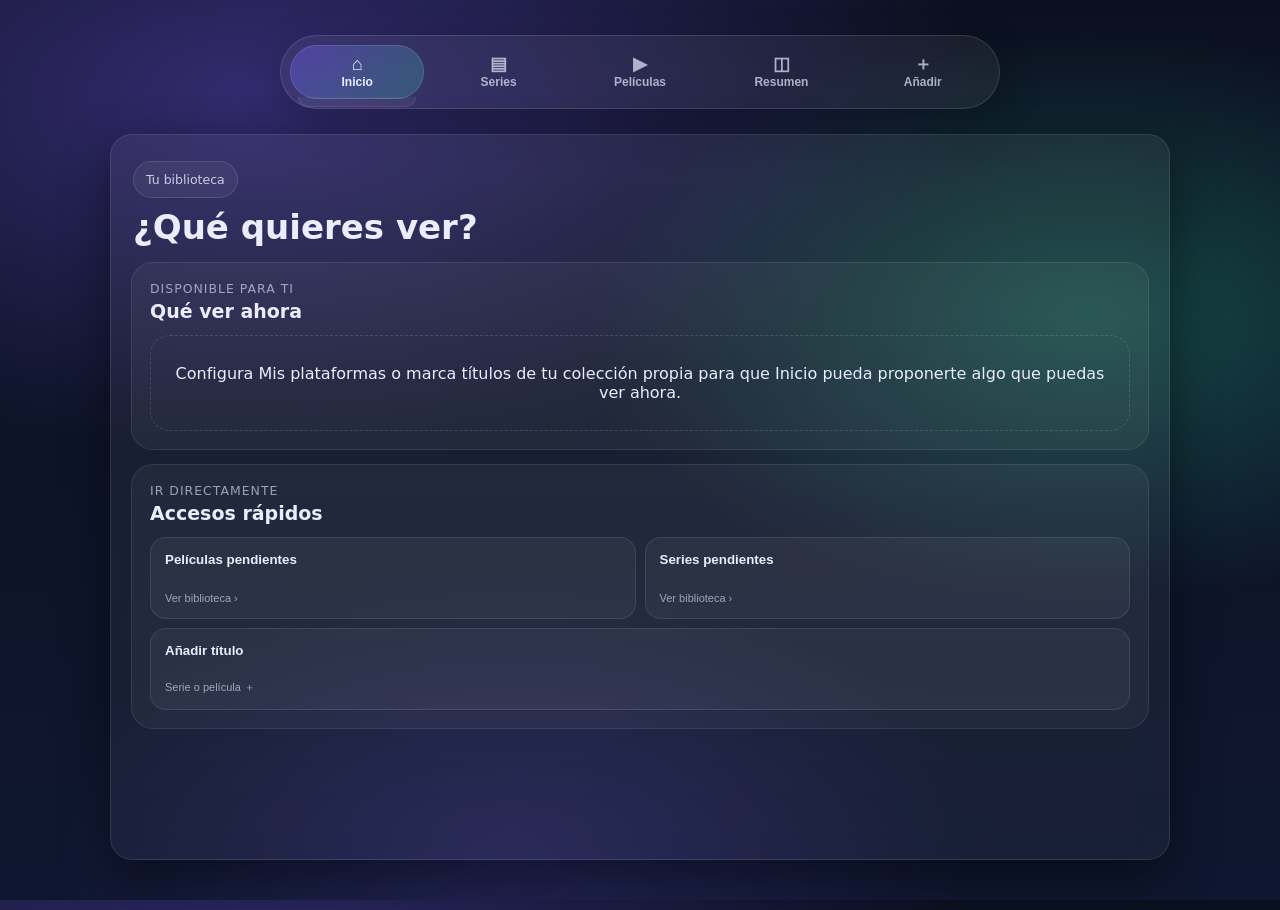
<file: index.html>
<!doctype html>

<html lang="es">
<head>
<meta charset="utf-8"/>
<meta content="width=device-width,initial-scale=1" name="viewport"/>
<title>Series &amp; Pelis</title>
<link href="manifest.json" rel="manifest"/>
<meta content="#0b1020" name="theme-color"/>
<meta content="yes" name="apple-mobile-web-app-capable"/>
<meta content="black-translucent" name="apple-mobile-web-app-status-bar-style"/>
<meta content="Series&amp;Pelis" name="apple-mobile-web-app-title"/>
<link href="icons/icon-180.png" rel="apple-touch-icon"/>
<link href="icons/icon-192.png" rel="icon"/>
<script src="js/features/theme-ui.js"></script>
<link href="styles.css" rel="stylesheet"/>
</head>
<body>
<div class="app">
<div class="shell">
<header>
<nav aria-label="Selector de pantallas" class="tabs" role="tablist">
<button aria-selected="true" class="tab" data-main="inicio" role="tab"><span class="tabIcon" aria-hidden="true">⌂</span><span>Inicio</span></button>
<button aria-selected="false" class="tab" data-main="series" role="tab"><span class="tabIcon" aria-hidden="true">▤</span><span>Series</span></button>
<button aria-selected="false" class="tab" data-main="peliculas" role="tab"><span class="tabIcon" aria-hidden="true">▶</span><span>Películas</span></button>
<button aria-selected="false" class="tab" data-main="resumen" role="tab"><span class="tabIcon" aria-hidden="true">◫</span><span>Resumen</span></button>
<button aria-selected="false" class="tab" data-main="anadir" role="tab"><span class="tabIcon" aria-hidden="true">＋</span><span>Añadir</span></button>
</nav>
</header>
<main aria-live="polite" class="panel">
<section class="screens">
<!-- INICIO -->
<div class="screen active" data-screen="inicio-home">
  <div class="homeIntro">
    <span class="pill">Tu biblioteca</span>
    <h1>¿Qué quieres ver?</h1>
  </div>
  <div id="home-dashboard"></div>
</div>

<!-- SERIES HOME -->
<div class="screen" data-screen="series-home">
<div class="menu">
<button class="menuBtn" data-screen="series-pendientes">Series pendientes</button>
<button class="menuBtn" data-screen="series-vistas">Series vistas</button>
<button class="menuBtn" data-smart-open="series" type="button">Colecciones inteligentes</button>
</div>
</div>
<!-- SERIES PENDIENTES (LISTA) -->
<div class="screen" data-screen="series-pendientes">
<div class="backRow">
<span class="pill countPill" id="count-series-pendientes">0</span>
<div class="backTools">
<button aria-label="Buscar" class="toolBtn" data-search-toggle="series-pendientes" type="button">🔎</button>
<div class="searchBox collapsed" data-search-box="series-pendientes">
<input class="searchInput" aria-label="Buscar en Series pendientes" data-search="series-pendientes" placeholder="Buscar..."/>
<button aria-label="Limpiar" class="searchClear" data-search-clear="series-pendientes" type="button">×</button>
</div>
<button class="toolBtn" data-action="filter" data-scope="series-pendientes" type="button">Filtrar</button>
<button class="toolBtn" data-action="sort" data-scope="series-pendientes" type="button">Ordenar</button>
</div>
<button class="backBtn" data-screen="series-home">← Volver</button>
</div>
<div class="listWrap" id="list-series-pendientes"></div>
<div class="pager" id="pager-series-pendientes" style="display:none;"></div>
<div class="empty" id="empty-series-pendientes" style="display:none;">
              No tienes series pendientes todavía. Ve a <b>Añadir</b> para guardar una.
            </div>
</div>
<!-- SERIES VISTAS (LISTA) -->
<div class="screen" data-screen="series-vistas">
<div class="backRow">
<span class="pill countPill" id="count-series-vistas">0</span>
<div class="backTools">
<button aria-label="Buscar" class="toolBtn" data-search-toggle="series-vistas" type="button">🔎</button>
<div class="searchBox collapsed" data-search-box="series-vistas">
<input class="searchInput" aria-label="Buscar en Series vistas" data-search="series-vistas" placeholder="Buscar..."/>
<button aria-label="Limpiar" class="searchClear" data-search-clear="series-vistas" type="button">×</button>
</div>
<button class="toolBtn" data-action="filter" data-scope="series-vistas" type="button">Filtrar</button>
<button class="toolBtn" data-action="sort" data-scope="series-vistas" type="button">Ordenar</button>
</div>
<button class="backBtn" data-screen="series-home">← Volver</button>
</div>
<button type="button" class="historyLibraryReturn" data-history-library-return="series-vistas" hidden>
  <span class="historyLibraryReturnBtn">← Volver a actividad</span>
  <span class="historyLibraryReturnLabel"></span>
</button>
<div class="listWrap" id="list-series-vistas"></div>
<div class="pager" id="pager-series-vistas" style="display:none;"></div>
<div class="empty" id="empty-series-vistas" style="display:none;">
              No tienes series vistas todavía. Ve a <b>Añadir</b> para guardar una.
            </div>
</div>
<!-- PELICULAS HOME -->
<div class="screen" data-screen="peliculas-home">
<div class="menu">
<button class="menuBtn" data-screen="peliculas-pendientes">Películas pendientes</button>
<button class="menuBtn" data-screen="peliculas-vistas">Películas vistas</button>
<button class="menuBtn" data-smart-open="peliculas" type="button">Colecciones inteligentes</button>
</div>
</div>
<!-- PELICULAS PENDIENTES (LISTA) -->
<div class="screen" data-screen="peliculas-pendientes">
<div class="backRow">
<span class="pill countPill" id="count-peliculas-pendientes">0</span>
<div class="backTools">
<button aria-label="Buscar" class="toolBtn" data-search-toggle="peliculas-pendientes" type="button">🔎</button>
<div class="searchBox collapsed" data-search-box="peliculas-pendientes">
<input class="searchInput" aria-label="Buscar en Películas pendientes" data-search="peliculas-pendientes" placeholder="Buscar..."/>
<button aria-label="Limpiar" class="searchClear" data-search-clear="peliculas-pendientes" type="button">×</button>
</div>
<button class="toolBtn" data-action="filter" data-scope="peliculas-pendientes" type="button">Filtrar</button>
<button class="toolBtn" data-action="sort" data-scope="peliculas-pendientes" type="button">Ordenar</button>
</div>
<button class="backBtn" data-screen="peliculas-home">← Volver</button>
</div>
<div class="listWrap" id="list-peliculas-pendientes"></div>
<div class="pager" id="pager-peliculas-pendientes" style="display:none;"></div>
<div class="empty" id="empty-peliculas-pendientes" style="display:none;">
              No tienes películas pendientes todavía. Ve a <b>Añadir</b> para guardar una.
            </div>
</div>
<!-- PELICULAS VISTAS (LISTA) -->
<div class="screen" data-screen="peliculas-vistas">
<div class="backRow">
<span class="pill countPill" id="count-peliculas-vistas">0</span>
<div class="backTools">
<button aria-label="Buscar" class="toolBtn" data-search-toggle="peliculas-vistas" type="button">🔎</button>
<div class="searchBox collapsed" data-search-box="peliculas-vistas">
<input class="searchInput" aria-label="Buscar en Películas vistas" data-search="peliculas-vistas" placeholder="Buscar..."/>
<button aria-label="Limpiar" class="searchClear" data-search-clear="peliculas-vistas" type="button">×</button>
</div>
<button class="toolBtn" data-action="filter" data-scope="peliculas-vistas" type="button">Filtrar</button>
<button class="toolBtn" data-action="sort" data-scope="peliculas-vistas" type="button">Ordenar</button>
</div>
<button class="backBtn" data-screen="peliculas-home">← Volver</button>
</div>
<button type="button" class="historyLibraryReturn" data-history-library-return="peliculas-vistas" hidden>
  <span class="historyLibraryReturnBtn">← Volver a actividad</span>
  <span class="historyLibraryReturnLabel"></span>
</button>
<div class="listWrap" id="list-peliculas-vistas"></div>
<div class="pager" id="pager-peliculas-vistas" style="display:none;"></div>
<div class="empty" id="empty-peliculas-vistas" style="display:none;">
              No tienes películas vistas todavía. Ve a <b>Añadir</b> para guardar una.
            </div>
</div>
<!-- COLECCIONES INTELIGENTES -->
<div class="screen" data-screen="colecciones-inteligentes">
  <div class="smartCollectionsHeader">
    <div>
      <span class="pill">Colecciones inteligentes</span>
      <p class="smartCollectionsIntro">
        Vistas automáticas de tu biblioteca. No duplican ni modifican registros.
      </p>
    </div>
    <button class="backBtn" data-smart-back type="button">← Volver</button>
  </div>

  <div class="smartTypeSelector" aria-label="Tipo de contenido">
    <button class="smartTypeBtn active" data-smart-type="all" type="button" aria-pressed="true">Todo</button>
    <button class="smartTypeBtn" data-smart-type="series" type="button" aria-pressed="false">Series</button>
    <button class="smartTypeBtn" data-smart-type="peliculas" type="button" aria-pressed="false">Películas</button>
  </div>

  <div class="smartCollectionGrid" id="smart-collection-grid"></div>

  <div class="smartCollectionResults" id="smart-collection-results" hidden>
    <div class="smartCollectionResultsHead">
      <div>
        <h2 id="smart-collection-title">Favoritos</h2>
        <p id="smart-collection-subtitle"></p>
      </div>
      <span class="pill countPill" id="smart-collection-count">0 elementos</span>
    </div>

    <div class="listWrap" id="smart-collection-list"></div>
    <div class="pager" id="smart-collection-pager" style="display:none;"></div>
    <div class="empty" id="smart-collection-empty" style="display:none;"></div>
  </div>
</div>

<!-- RESUMEN Y RECOMENDACIONES -->
<div class="screen" data-screen="resumen-home">
  <div class="statsTopRow">
    <div>
      <span class="pill">Resumen de tu biblioteca</span>
      <div class="statsUpdated" id="statistics-updated"></div>
    </div>
    <button class="toolBtn" id="btnStatsRefresh" type="button">
      Actualizar
    </button>
  </div>

  <div id="statistics-dashboard"></div>
</div>

<!-- AÑADIR HOME -->
<div class="screen" data-screen="anadir-home">
<div class="menu">
<button class="menuBtn" data-screen="anadir-series">Series</button>
<button class="menuBtn" data-screen="anadir-peliculas">Películas</button>
<button class="menuBtn" data-screen="mantenimiento-home">Mantenimiento</button>
</div>
</div>

<!-- MANTENIMIENTO -->
<div class="screen" data-screen="mantenimiento-home">
  <div class="backRow">
    <span class="pill">Configuración y mantenimiento</span>
    <button class="backBtn" data-screen="anadir-home" type="button">← Volver</button>
  </div>

  <section class="settingsGroup" aria-labelledby="settings-config-title">
    <div class="settingsGroupHead">
      <span class="statsEyebrow">Configuración</span>
      <h2 id="settings-config-title">Preferencias de la aplicación</h2>
    </div>
    <div class="menu settingsGroupMenu">
      <button class="menuBtn" data-screen="mis-plataformas">Mis plataformas</button>
      <button class="menuBtn" data-screen="configurar-valoradores">Configurar valoradores</button>
      <button class="menuBtn" data-screen="personalizar-tema">Personalizar tema</button>
    </div>
  </section>

  <section class="settingsGroup" aria-labelledby="settings-maintenance-title">
    <div class="settingsGroupHead">
      <span class="statsEyebrow">Mantenimiento</span>
      <h2 id="settings-maintenance-title">Herramientas y datos</h2>
    </div>
    <div class="menu settingsGroupMenu">
      <button class="menuBtn" data-screen="tmdb-config">Configurar TMDb</button>
      <button class="menuBtn" data-screen="backup-home">Importar / Exportar</button>
    </div>
  </section>
</div>

<!-- PERSONALIZAR TEMA -->
<div class="screen" data-screen="personalizar-tema">
  <div class="backRow">
    <span class="pill">Configuración · Personalizar tema</span>
    <button class="backBtn" data-screen="mantenimiento-home" type="button">← Volver</button>
  </div>

  <div class="formCard themeSettingsCard">
    <div class="themeSettingsIntro">
      <h2>Personalizar tema</h2>
      <p>Elige el aspecto de la aplicación. La preferencia se guarda únicamente en este navegador o PWA.</p>
    </div>

    <div class="themeGrid" role="group" aria-label="Temas disponibles">
      <button class="themeOption" data-theme-option="original" type="button" aria-pressed="false">
        <span class="themePreview themePreviewOriginal" aria-hidden="true"><i></i><i></i><i></i></span>
        <span><strong>Original</strong><small>Violeta y turquesa</small></span>
        <b aria-hidden="true">✓</b>
      </button>
      <button class="themeOption" data-theme-option="dark" type="button" aria-pressed="false">
        <span class="themePreview themePreviewDark" aria-hidden="true"><i></i><i></i><i></i></span>
        <span><strong>Oscuro</strong><small>Negro y antracita</small></span>
        <b aria-hidden="true">✓</b>
      </button>
      <button class="themeOption" data-theme-option="ocean" type="button" aria-pressed="false">
        <span class="themePreview themePreviewOcean" aria-hidden="true"><i></i><i></i><i></i></span>
        <span><strong>Océano</strong><small>Azul profundo y cian</small></span>
        <b aria-hidden="true">✓</b>
      </button>
      <button class="themeOption" data-theme-option="amber" type="button" aria-pressed="false">
        <span class="themePreview themePreviewAmber" aria-hidden="true"><i></i><i></i><i></i></span>
        <span><strong>Ámbar</strong><small>Negro cálido y dorado</small></span>
        <b aria-hidden="true">✓</b>
      </button>
    </div>

    <p class="themeSelectionStatus" id="themeSelectionStatus" aria-live="polite"></p>
  </div>
</div>

<!-- CONFIGURAR VALORADORES -->
<div class="screen" data-screen="configurar-valoradores">
  <div class="backRow">
    <span class="pill">Configuración · Configurar valoradores</span>
    <button class="backBtn" data-screen="mantenimiento-home" type="button">← Volver</button>
  </div>
  <div class="formCard ratersConfigCard">
    <div>
      <h2>Configurar valoradores</h2>
      <p class="tmdbConfigIntro">Cambia los nombres visibles de las dos personas que valoran títulos. Renombrarlas no modifica ni elimina sus valoraciones históricas.</p>
    </div>
    <div class="formGrid ratersConfigGrid">
      <div class="field"><label for="rater-name-adri">Valorador 1</label><input id="rater-name-adri" maxlength="40" autocomplete="off" placeholder="Adri"/></div>
      <div class="field"><label for="rater-name-laura">Valorador 2</label><input id="rater-name-laura" maxlength="40" autocomplete="off" placeholder="Laura"/></div>
    </div>
    <p class="tmdbConfigNote">En esta fase los identificadores internos siguen siendo estables. Todavía no se añaden ni eliminan participantes.</p>
    <div class="tmdbConfigActions">
      <button class="btnPrimary" id="btnRatersSave" type="button">Guardar nombres</button>
      <button class="toolBtn" id="btnRatersReset" type="button">Restaurar Adri y Laura</button>
    </div>
    <div class="msg ratersConfigStatus" id="ratersConfigStatus" aria-live="polite"></div>
  </div>
</div>

<!-- MIS PLATAFORMAS -->
<div class="screen" data-screen="mis-plataformas">
  <div class="backRow">
    <span class="pill">Configuración · Mis plataformas</span>
    <button class="backBtn" data-screen="mantenimiento-home" type="button">← Volver</button>
  </div>
  <div class="formCard userPlatformsCard">
    <p class="tmdbConfigIntro">
      Selecciona las plataformas de suscripción que tienes contratadas.
      La selección se guarda únicamente en este navegador o PWA.
    </p>

    <div class="userPlatformsActions">
      <button class="toolBtn" id="btnUserPlatformsRefresh" type="button">
        Actualizar catálogo
      </button>
      <button class="btnPrimary" id="btnUserPlatformsSave" type="button">
        Guardar selección
      </button>
    </div>

    <div class="msg userPlatformsStatus" id="userPlatformsStatus" aria-live="polite"></div>

    <details class="userPlatformsDisclosure" open>
      <summary>
        <span>Plataformas disponibles en España</span>
        <small id="userPlatformsSummary">0 plataformas seleccionadas</small>
      </summary>
      <div class="userPlatformsList" id="userPlatformsList" aria-label="Plataformas contratadas"></div>
    </details>

    <p class="tmdbConfigNote">
      Un fallo de red nunca elimina la selección previamente guardada.
      Esta selección determina el indicador «Disponible en mis plataformas».
    </p>
  </div>
</div>
<!-- AÑADIR: SERIES -->
<div class="screen" data-screen="anadir-series">
<div class="backRow">
<span class="pill">Añadir · Series</span>
<button class="backBtn" data-screen="anadir-home">← Volver</button>
</div>
<div class="menu" style="padding-top:10px">
<button class="menuBtn" data-screen="anadir-series-pendientes">Añadir a pendientes</button>
<button class="menuBtn" data-screen="anadir-series-vistas">Añadir a vistas</button>
</div>
</div>
<!-- AÑADIR: PELICULAS -->
<div class="screen" data-screen="anadir-peliculas">
<div class="backRow">
<span class="pill">Añadir · Películas</span>
<button class="backBtn" data-screen="anadir-home">← Volver</button>
</div>
<div class="menu" style="padding-top:10px">
<button class="menuBtn" data-screen="anadir-peliculas-pendientes">Añadir a pendientes</button>
<button class="menuBtn" data-screen="anadir-peliculas-vistas">Añadir a vistas</button>
</div>
</div>

<!-- CONFIGURACIÓN TMDB -->
<div class="screen" data-screen="tmdb-config">
  <div class="backRow">
    <span class="pill">Configuración · TMDb</span>
    <button class="backBtn" data-screen="mantenimiento-home" type="button">← Volver</button>
  </div>

  <div class="formCard tmdbConfigCard">
    <p class="tmdbConfigIntro">
      Guarda aquí tu API Read Access Token de TMDb. Se almacena solo en
      este navegador o PWA y no se incluye en las exportaciones.
    </p>

    <div class="field">
      <label for="tmdb-token">API Read Access Token</label>
      <textarea
        id="tmdb-token"
        rows="4"
        spellcheck="false"
        autocomplete="off"
        autocapitalize="off"
        placeholder="Pega aquí el token"
      ></textarea>
    </div>

    <div class="tmdbConfigActions">
      <button class="btnPrimary" id="btnTmdbSave" type="button">Guardar token</button>
      <button class="toolBtn" id="btnTmdbTest" type="button">Probar conexión</button>
      <button class="toolBtn" id="btnTmdbClear" type="button">Eliminar token</button>
    </div>

    <div class="msg" id="tmdb-status" aria-live="polite"></div>

    <p class="tmdbConfigNote">
      No subas el token dentro de ningún archivo de GitHub. Al eliminar
      los datos del sitio o cambiar de navegador tendrás que guardarlo de nuevo.
    </p>
  </div>
</div>

<!-- BACKUP HOME -->
<div class="screen" data-screen="backup-home">
<div class="backRow">
<span class="pill">Datos</span>
<div class="backTools"></div>
<button class="backBtn" data-screen="mantenimiento-home">← Volver</button>
</div>
<div class="menu">
<button class="menuBtn" data-screen="diagnostico-home" id="btnOpenDiagnostic" type="button">Diagnóstico de almacenamiento</button>
<button class="menuBtn" id="btnExport" type="button">Exportar datos (JSON)</button>
<label class="menuBtn" for="importFileReplace" id="btnImportReplaceLabel">Importar datos (REEMPLAZAR)</label>
<input accept="application/json" id="importFileReplace" style="position:absolute; left:-9999px; width:1px; height:1px; opacity:0;" type="file"/>
<label class="menuBtn" for="importFileMerge" id="btnImportMergeLabel">Importar datos (MEZCLAR)</label>
<input accept="application/json" id="importFileMerge" style="position:absolute; left:-9999px; width:1px; height:1px; opacity:0;" type="file"/>
</div>
</div>

<!-- DIAGNÓSTICO INTEGRADO -->
<div class="screen" data-screen="diagnostico-home">
  <div class="backRow">
    <span class="pill">Diagnóstico</span>
    <div class="backTools"></div>
    <button class="backBtn" data-screen="backup-home" type="button">← Volver</button>
  </div>

  <div class="diagnosticCard">
    <p class="diagnosticIntro">Este informe muestra el almacenamiento que está viendo esta instancia. No elimina ni modifica tus datos.</p>

    <div class="diagnosticActions">
      <button class="btnPrimary" id="btnDiagnosticRefresh" type="button">Actualizar</button>
      <button class="toolBtn" id="btnDiagnosticCopy" type="button">Copiar informe</button>
      <button class="toolBtn" id="btnDiagnosticDownload" type="button">Descargar JSON</button>
    </div>

    <div class="msg" id="diagnosticMessage" aria-live="polite"></div>

    <div class="diagnosticSection diagnosticIntegrity">
      <h3>Estado de integridad</h3>
      <p id="diagIntegrityStatus" class="diagnosticIntegrityStatus">Comprobando…</p>
      <div class="diagnosticIntegrityGrid">
        <div><span>Series pendientes</span><strong id="diagIntegritySeriesPending">—</strong></div>
        <div><span>Series vistas</span><strong id="diagIntegritySeriesWatched">—</strong></div>
        <div><span>Películas pendientes</span><strong id="diagIntegrityMoviesPending">—</strong></div>
        <div><span>Películas vistas</span><strong id="diagIntegrityMoviesWatched">—</strong></div>
        <div><span>IDs internos duplicados</span><strong id="diagIntegrityInternalIds">—</strong></div>
        <div><span>Duplicados TMDb</span><strong id="diagIntegrityTmdbWithin">—</strong></div>
        <div><span>Contradicciones Pendientes/Vistas</span><strong id="diagIntegrityContradictions">—</strong></div>
        <div><span>Colecciones inválidas</span><strong id="diagIntegrityInvalidCollections">—</strong></div>
        <div class="diagnosticIntegrityInfo"><span>Registros sin TMDb <small>(informativo)</small></span><strong id="diagIntegrityWithoutTmdb">—</strong></div>
      </div>
      <p class="diagnosticIntegrityNote">El diagnóstico es de solo lectura. Los registros sin TMDb se muestran como información y no cuentan como incidencia.</p>
    </div>

    <div class="diagnosticSection">
      <h3>Contexto</h3>
      <dl class="diagnosticFacts">
        <div><dt>Origen</dt><dd id="diagOrigin">—</dd></div>
        <div><dt>Ruta</dt><dd id="diagPathname">—</dd></div>
        <div><dt>URL completa</dt><dd id="diagHref">—</dd></div>
        <div><dt>Modo</dt><dd id="diagMode">—</dd></div>
        <div><dt>Esquema</dt><dd id="diagSchema">—</dd></div>
      </dl>
    </div>

    <div class="diagnosticSection">
      <h3>Datos principales</h3>
      <div class="diagnosticTableWrap">
        <table class="diagnosticTable">
          <thead><tr><th>Clave</th><th>Tipo</th><th>Cantidad</th></tr></thead>
          <tbody id="diagMainKeys"></tbody>
        </table>
      </div>
    </div>

    <div class="diagnosticSection">
      <h3>Todas las claves encontradas</h3>
      <div class="diagnosticTableWrap">
        <table class="diagnosticTable diagnosticAllKeysTable">
          <thead><tr><th>Clave</th><th>Tipo</th><th>Cantidad</th><th>Vista previa</th></tr></thead>
          <tbody id="diagAllKeys"></tbody>
        </table>
      </div>
    </div>
  </div>
</div>
<!-- FORM: AÑADIR SERIE PENDIENTE -->
<div class="screen" data-screen="anadir-series-pendientes">
<div class="backRow">
<span class="pill">Formulario · Serie pendiente</span>
<button class="backBtn" data-screen="anadir-series" type="button">← Volver</button>
</div>
<form autocomplete="off" class="formCard" id="form-series-pendientes">

<div class="tmdbSearch" data-tmdb-search data-tmdb-kind="series">
  <div class="tmdbSearchHead">
    <strong>Buscar serie en TMDb</strong>
    <span>Rellena automáticamente la ficha</span>
  </div>
  <div class="tmdbSearchRow">
    <input data-tmdb-query type="search" placeholder="Ej. Dark" aria-label="Título de la serie">
    <button class="toolBtn" data-tmdb-submit type="button">Buscar</button>
  </div>
  <div class="tmdbSearchMessage" data-tmdb-message aria-live="polite"></div>
  <div class="tmdbSeasonSummary" data-tmdb-seasons-summary hidden></div>
  <div class="tmdbResults" data-tmdb-results hidden></div>
</div>

<div class="formGrid">
<div class="field">
<label for="sp-title">Título <span class="req">*</span></label>
<input id="sp-title" name="title" placeholder="Ej. Dark" required=""/>
</div>
<div class="field">
<label for="sp-genre">Género</label>
<input id="sp-genre" name="genre" placeholder="Ej. Ciencia ficción"/>
</div>
<div class="field">
<label for="sp-seasons">Temporadas</label>
<input id="sp-seasons" min="0" name="seasons" placeholder="Ej. 3" step="1" type="number"/>
</div>
<div class="field">
<label for="sp-episodes">Capítulos</label>
<input id="sp-episodes" min="0" name="episodes" placeholder="Ej. 24" step="1" type="number"/>
</div>
<div class="field">
<label for="sp-duration">Duración Cap.</label>
<input id="sp-duration" name="duration" placeholder="Ej. 45 min/ep"/>
</div>
<div class="field" style="grid-column:1/-1;">
<label for="sp-synopsis">Sinopsis</label>
<textarea id="sp-synopsis" name="synopsis" placeholder="Sinopsis..."></textarea>
</div>
</div>


<div class="personalFields" data-personal-fields>
<div class="personalFieldsHead">Organización personal</div>
<div class="field">
<label for="sp-priority">Prioridad</label>
<select id="sp-priority" name="priority">
<option value="">Sin prioridad</option>
<option value="alta">Alta</option>
<option value="media">Media</option>
<option value="baja">Baja</option>
</select>
</div>
<div class="field favoriteField">
<label>Favorito</label>
<label class="switchRow" for="sp-favorite">
<input id="sp-favorite" name="favorite" type="checkbox" value="1"/>
<span>Marcar como favorito</span>
</label>
</div>
<div class="field favoriteField">
<label>Colección propia</label>
<label class="switchRow" for="sp-owned-physical">
<input id="sp-owned-physical" name="ownedPhysical" type="checkbox" value="1"/>
<span>Tengo copia física</span>
</label>
</div>
<div class="field" style="grid-column:1/-1;">
<label for="sp-tags">Etiquetas personales</label>
<input id="sp-tags" name="tags" placeholder="Ej. finde, Laura, imprescindible"/>
<div class="fieldHint">Sepáralas con comas.</div>
</div>
<div class="field">
<label for="sp-planned-date">Fecha prevista</label>
<input id="sp-planned-date" name="plannedDate" type="date"/>
</div>

<div class="field">
<label for="sp-current-season">Temporada actual</label>
<select id="sp-current-season" name="currentSeason">
<option value="">Sin seleccionar</option>
</select>
</div>
<div class="field">
<label for="sp-current-episode">Capítulo actual</label>
<select id="sp-current-episode" name="currentEpisode" disabled>
<option value="">Sin seleccionar</option>
</select>
</div>
<div class="seasonEpisodeHint" data-season-episode-hint data-state="empty" style="grid-column:1/-1;">
Indica las temporadas y su distribución, o selecciona la serie desde TMDb.
</div>
<div class="field">
<label for="sp-episodes-per-season">Capítulos por temporada</label>
<input id="sp-episodes-per-season" name="episodesPerSeason" inputmode="numeric" placeholder="Ej. 10"/>
<div class="fieldHint">Opcional. Permite cambiar de temporada automáticamente.</div>
</div>
<div class="field">
<label for="sp-episodes-by-season">Distribución por temporadas</label>
<input id="sp-episodes-by-season" name="episodesBySeason" placeholder="Ej. 12, 8, 10, 6"/>
<div class="fieldHint">Opcional y prioritario. Escribe los capítulos de cada temporada separados por comas.</div>
</div>
<div class="field" style="grid-column:1/-1;">
<label for="sp-private-note">Nota privada</label>
<textarea id="sp-private-note" name="privateNote" placeholder="Recordatorios o comentarios personales..."></textarea>
</div>
</div>

<div class="tmdbHiddenFields" aria-hidden="true">
  <input name="tmdbId" type="hidden">
  <input name="tmdbType" type="hidden">
  <input name="year" type="hidden">
  <input name="posterPath" type="hidden">
  <input name="posterUrl" type="hidden">
  <input name="backdropPath" type="hidden">
  <input name="originalTitle" type="hidden">
  <input name="originalLanguage" type="hidden">
  <input name="originCountries" type="hidden">
  <input name="spokenLanguages" type="hidden">
  <input name="productionCompanies" type="hidden">
  <input name="productionStatus" type="hidden">
  <input name="tagline" type="hidden">
  <input name="releaseDate" type="hidden">
  <input name="lastAirDate" type="hidden">
  <input name="adult" type="hidden">
  <input name="inProduction" type="hidden">
  <input name="cast" type="hidden">
  <input name="crew" type="hidden">
  <input name="creators" type="hidden">
  <input name="trailer" type="hidden">
  <input name="watchRegion" type="hidden">
  <input name="watchProviders" type="hidden">
  <input name="watchProvidersLink" type="hidden">
  <input name="watchProvidersUpdatedAt" type="hidden">
  <input name="tmdbVoteAverage" type="hidden">
  <input name="tmdbUpdatedAt" type="hidden">
  <input name="seasonsData" type="hidden">
  <input name="specialsData" type="hidden">
  <input name="tmdbStatus" type="hidden">
  <input name="tmdbSeasonsUpdatedAt" type="hidden">
</div>

<div class="formActions">
<div style="display:flex; gap:10px;">
<button class="btnPrimary" type="submit">Guardar</button>
</div>
<div class="msg" id="msg-sp"></div>
</div>
</form>
</div>
<!-- FORM: AÑADIR PELÍCULA PENDIENTE -->
<div class="screen" data-screen="anadir-peliculas-pendientes">
<div class="backRow">
<span class="pill">Formulario · Película pendiente</span>
<button class="backBtn" data-screen="anadir-peliculas" type="button">← Volver</button>
</div>
<form autocomplete="off" class="formCard" id="form-peliculas-pendientes">

<div class="tmdbSearch" data-tmdb-search data-tmdb-kind="peliculas">
  <div class="tmdbSearchHead">
    <strong>Buscar película en TMDb</strong>
    <span>Rellena automáticamente la ficha</span>
  </div>
  <div class="tmdbSearchRow">
    <input data-tmdb-query type="search" placeholder="Ej. Interstellar" aria-label="Título de la película">
    <button class="toolBtn" data-tmdb-submit type="button">Buscar</button>
  </div>
  <div class="tmdbSearchMessage" data-tmdb-message aria-live="polite"></div>
  <div class="tmdbResults" data-tmdb-results hidden></div>
</div>

<div class="formGrid">
<div class="field">
<label for="pp-title">Título <span class="req">*</span></label>
<input id="pp-title" name="title" placeholder="Ej. Interstellar" required=""/>
</div>
<div class="field">
<label for="pp-genre">Género</label>
<input id="pp-genre" name="genre" placeholder="Ej. Aventura"/>
</div>
<div class="field">
<label for="pp-duration">Duración</label>
<input id="pp-duration" name="duration" placeholder="Ej. 2h 49m"/>
</div>
<div class="field" style="grid-column:1/-1;">
<label for="pp-synopsis">Sinopsis</label>
<textarea id="pp-synopsis" name="synopsis" placeholder="Sinopsis..."></textarea>
</div>
</div>


<div class="personalFields" data-personal-fields>
<div class="personalFieldsHead">Organización personal</div>
<div class="field">
<label for="pp-priority">Prioridad</label>
<select id="pp-priority" name="priority">
<option value="">Sin prioridad</option>
<option value="alta">Alta</option>
<option value="media">Media</option>
<option value="baja">Baja</option>
</select>
</div>
<div class="field favoriteField">
<label>Favorito</label>
<label class="switchRow" for="pp-favorite">
<input id="pp-favorite" name="favorite" type="checkbox" value="1"/>
<span>Marcar como favorito</span>
</label>
</div>
<div class="field favoriteField">
<label>Colección propia</label>
<label class="switchRow" for="pp-owned-physical">
<input id="pp-owned-physical" name="ownedPhysical" type="checkbox" value="1"/>
<span>Tengo copia física</span>
</label>
</div>
<div class="field" style="grid-column:1/-1;">
<label for="pp-tags">Etiquetas personales</label>
<input id="pp-tags" name="tags" placeholder="Ej. finde, Laura, imprescindible"/>
<div class="fieldHint">Sepáralas con comas.</div>
</div>
<div class="field">
<label for="pp-planned-date">Fecha prevista</label>
<input id="pp-planned-date" name="plannedDate" type="date"/>
</div>

<div class="field" style="grid-column:1/-1;">
<label for="pp-private-note">Nota privada</label>
<textarea id="pp-private-note" name="privateNote" placeholder="Recordatorios o comentarios personales..."></textarea>
</div>
</div>

<div class="tmdbHiddenFields" aria-hidden="true">
  <input name="tmdbId" type="hidden">
  <input name="tmdbType" type="hidden">
  <input name="year" type="hidden">
  <input name="posterPath" type="hidden">
  <input name="posterUrl" type="hidden">
  <input name="backdropPath" type="hidden">
  <input name="originalTitle" type="hidden">
  <input name="originalLanguage" type="hidden">
  <input name="originCountries" type="hidden">
  <input name="spokenLanguages" type="hidden">
  <input name="productionCompanies" type="hidden">
  <input name="productionStatus" type="hidden">
  <input name="tagline" type="hidden">
  <input name="releaseDate" type="hidden">
  <input name="lastAirDate" type="hidden">
  <input name="adult" type="hidden">
  <input name="inProduction" type="hidden">
  <input name="cast" type="hidden">
  <input name="crew" type="hidden">
  <input name="creators" type="hidden">
  <input name="trailer" type="hidden">
  <input name="watchRegion" type="hidden">
  <input name="watchProviders" type="hidden">
  <input name="watchProvidersLink" type="hidden">
  <input name="watchProvidersUpdatedAt" type="hidden">
  <input name="tmdbVoteAverage" type="hidden">
  <input name="tmdbUpdatedAt" type="hidden">
</div>

<div class="formActions">
<div style="display:flex; gap:10px;">
<button class="btnPrimary" type="submit">Guardar</button>
</div>
<div class="msg" id="msg-pp"></div>
</div>
</form>
</div>
<!-- FORM: AÑADIR SERIE VISTA -->
<div class="screen" data-screen="anadir-series-vistas">
<div class="backRow">
<span class="pill">Formulario · Serie vista</span>
<button class="backBtn" data-screen="anadir-series" type="button">← Volver</button>
</div>
<form autocomplete="off" class="formCard" id="form-series-vistas">

<div class="tmdbSearch" data-tmdb-search data-tmdb-kind="series">
  <div class="tmdbSearchHead">
    <strong>Buscar serie en TMDb</strong>
    <span>Rellena automáticamente la ficha</span>
  </div>
  <div class="tmdbSearchRow">
    <input data-tmdb-query type="search" placeholder="Ej. Dark" aria-label="Título de la serie">
    <button class="toolBtn" data-tmdb-submit type="button">Buscar</button>
  </div>
  <div class="tmdbSearchMessage" data-tmdb-message aria-live="polite"></div>
  <div class="tmdbSeasonSummary" data-tmdb-seasons-summary hidden></div>
  <div class="tmdbResults" data-tmdb-results hidden></div>
</div>

<div class="formGrid">
<div class="field">
<label for="sv-title">Título <span class="req">*</span></label>
<input id="sv-title" name="title" placeholder="Ej. The Bear" required=""/>
</div>
<div class="field">
<label for="sv-genre">Género</label>
<input id="sv-genre" name="genre" placeholder="Ej. Drama"/>
</div>
<div class="field">
<label for="sv-seasons">Temporadas</label>
<input id="sv-seasons" min="0" name="seasons" placeholder="Ej. 2" step="1" type="number"/>
</div>
<div class="field">
<label for="sv-episodes">Capítulos</label>
<input id="sv-episodes" min="0" name="episodes" placeholder="Ej. 18" step="1" type="number"/>
</div>
<div class="field">
<label for="sv-duration">Duración Cap.</label>
<input id="sv-duration" name="duration" placeholder="Ej. 30 min/ep"/>
</div>
<div class="field" style="grid-column:1/-1;">
<label for="sv-synopsis">Sinopsis</label>
<textarea id="sv-synopsis" name="synopsis" placeholder="Sinopsis..."></textarea>
</div>
<input id="sv-rating-adri" name="ratingAdri" type="hidden"/>
<input id="sv-rating-laura" name="ratingLaura" type="hidden"/>
<div class="ratingBlock">
<div class="ratingHead">
<div class="ratingName" data-rater-label="adri" data-rater-label-kind="rating">Valoración Adri</div>
<div class="ratingValue" id="sv-adri-val">—</div>
</div>
<div aria-label="Valoración Adri" class="stars" data-rater-aria-rating="adri" data-out="sv-adri-val" data-target="sv-rating-adri" data-widget="rating"></div>
</div>
<label class="raterSeenToggle"><input type="checkbox" data-rater-unseen="adri"/><span data-rater-label="adri" data-rater-label-kind="unseen">Adri no la ha visto</span></label>
<div class="ratingBlock">
<div class="ratingHead">
<div class="ratingName" data-rater-label="laura" data-rater-label-kind="rating">Valoración Laura</div>
<div class="ratingValue" id="sv-laura-val">—</div>
</div>
<div aria-label="Valoración Laura" class="stars" data-rater-aria-rating="laura" data-out="sv-laura-val" data-target="sv-rating-laura" data-widget="rating"></div>
</div>
<label class="raterSeenToggle"><input type="checkbox" data-rater-unseen="laura"/><span data-rater-label="laura" data-rater-label-kind="unseen">Laura no la ha visto</span></label>
<div class="twoNotes">
<div class="field">
<label for="sv-notes-adri" data-rater-label="adri" data-rater-label-kind="notes">Notas Adri</label>
<textarea id="sv-notes-adri" name="notesAdri" data-rater-placeholder="adri" placeholder="Notas de Adri..."></textarea>
</div>
<div class="field">
<label for="sv-notes-laura" data-rater-label="laura" data-rater-label-kind="notes">Notas Laura</label>
<textarea id="sv-notes-laura" name="notesLaura" data-rater-placeholder="laura" placeholder="Notas de Laura..."></textarea>
</div>
</div>
</div>


<div class="personalFields" data-personal-fields>
<div class="personalFieldsHead">Organización personal</div>
<div class="field">
<label for="sv-priority">Prioridad</label>
<select id="sv-priority" name="priority">
<option value="">Sin prioridad</option>
<option value="alta">Alta</option>
<option value="media">Media</option>
<option value="baja">Baja</option>
</select>
</div>
<div class="field favoriteField">
<label>Favorito</label>
<label class="switchRow" for="sv-favorite">
<input id="sv-favorite" name="favorite" type="checkbox" value="1"/>
<span>Marcar como favorito</span>
</label>
</div>
<div class="field favoriteField">
<label>Colección propia</label>
<label class="switchRow" for="sv-owned-physical">
<input id="sv-owned-physical" name="ownedPhysical" type="checkbox" value="1"/>
<span>Tengo copia física</span>
</label>
</div>
<div class="field" style="grid-column:1/-1;">
<label for="sv-tags">Etiquetas personales</label>
<input id="sv-tags" name="tags" placeholder="Ej. finde, Laura, imprescindible"/>
<div class="fieldHint">Sepáralas con comas.</div>
</div>
<div class="field">
<label for="sv-planned-date">Fecha prevista</label>
<input id="sv-planned-date" name="plannedDate" type="date"/>
</div>

<div class="field">
<label for="sv-current-season">Temporada actual</label>
<select id="sv-current-season" name="currentSeason">
<option value="">Sin seleccionar</option>
</select>
</div>
<div class="field">
<label for="sv-current-episode">Capítulo actual</label>
<select id="sv-current-episode" name="currentEpisode" disabled>
<option value="">Sin seleccionar</option>
</select>
</div>
<div class="seasonEpisodeHint" data-season-episode-hint data-state="empty" style="grid-column:1/-1;">
Indica las temporadas y su distribución, o selecciona la serie desde TMDb.
</div>
<div class="field">
<label for="sv-episodes-per-season">Capítulos por temporada</label>
<input id="sv-episodes-per-season" name="episodesPerSeason" inputmode="numeric" placeholder="Ej. 10"/>
<div class="fieldHint">Opcional. Permite cambiar de temporada automáticamente.</div>
</div>
<div class="field">
<label for="sv-episodes-by-season">Distribución por temporadas</label>
<input id="sv-episodes-by-season" name="episodesBySeason" placeholder="Ej. 12, 8, 10, 6"/>
<div class="fieldHint">Opcional y prioritario. Escribe los capítulos de cada temporada separados por comas.</div>
</div>
<div class="field" style="grid-column:1/-1;">
<label for="sv-private-note">Nota privada</label>
<textarea id="sv-private-note" name="privateNote" placeholder="Recordatorios o comentarios personales..."></textarea>
</div>
</div>

<div class="tmdbHiddenFields" aria-hidden="true">
  <input name="tmdbId" type="hidden">
  <input name="tmdbType" type="hidden">
  <input name="year" type="hidden">
  <input name="posterPath" type="hidden">
  <input name="posterUrl" type="hidden">
  <input name="backdropPath" type="hidden">
  <input name="originalTitle" type="hidden">
  <input name="originalLanguage" type="hidden">
  <input name="originCountries" type="hidden">
  <input name="spokenLanguages" type="hidden">
  <input name="productionCompanies" type="hidden">
  <input name="productionStatus" type="hidden">
  <input name="tagline" type="hidden">
  <input name="releaseDate" type="hidden">
  <input name="lastAirDate" type="hidden">
  <input name="adult" type="hidden">
  <input name="inProduction" type="hidden">
  <input name="cast" type="hidden">
  <input name="crew" type="hidden">
  <input name="creators" type="hidden">
  <input name="trailer" type="hidden">
  <input name="watchRegion" type="hidden">
  <input name="watchProviders" type="hidden">
  <input name="watchProvidersLink" type="hidden">
  <input name="watchProvidersUpdatedAt" type="hidden">
  <input name="tmdbVoteAverage" type="hidden">
  <input name="tmdbUpdatedAt" type="hidden">
  <input name="seasonsData" type="hidden">
  <input name="specialsData" type="hidden">
  <input name="tmdbStatus" type="hidden">
  <input name="tmdbSeasonsUpdatedAt" type="hidden">
</div>

<div class="formActions">
<div style="display:flex; gap:10px;">
<button class="btnPrimary" type="submit">Guardar</button>
</div>
<div class="msg" id="msg-sv"></div>
</div>
</form>
</div>
<!-- FORM: AÑADIR PELÍCULA VISTA -->
<div class="screen" data-screen="anadir-peliculas-vistas">
<div class="backRow">
<span class="pill">Formulario · Película vista</span>
<button class="backBtn" data-screen="anadir-peliculas" type="button">← Volver</button>
</div>
<form autocomplete="off" class="formCard" id="form-peliculas-vistas">

<div class="tmdbSearch" data-tmdb-search data-tmdb-kind="peliculas">
  <div class="tmdbSearchHead">
    <strong>Buscar película en TMDb</strong>
    <span>Rellena automáticamente la ficha</span>
  </div>
  <div class="tmdbSearchRow">
    <input data-tmdb-query type="search" placeholder="Ej. Interstellar" aria-label="Título de la película">
    <button class="toolBtn" data-tmdb-submit type="button">Buscar</button>
  </div>
  <div class="tmdbSearchMessage" data-tmdb-message aria-live="polite"></div>
  <div class="tmdbResults" data-tmdb-results hidden></div>
</div>

<div class="formGrid">
<div class="field">
<label for="pv-title">Título <span class="req">*</span></label>
<input id="pv-title" name="title" placeholder="Ej. Whiplash" required=""/>
</div>
<div class="field">
<label for="pv-genre">Género</label>
<input id="pv-genre" name="genre" placeholder="Ej. Thriller"/>
</div>
<div class="field">
<label for="pv-duration">Duración</label>
<input id="pv-duration" name="duration" placeholder="Ej. 1h 46m"/>
</div>
<div class="field" style="grid-column:1/-1;">
<label for="pv-synopsis">Sinopsis</label>
<textarea id="pv-synopsis" name="synopsis" placeholder="Sinopsis..."></textarea>
</div>
<input id="pv-rating-adri" name="ratingAdri" type="hidden"/>
<input id="pv-rating-laura" name="ratingLaura" type="hidden"/>
<div class="ratingBlock">
<div class="ratingHead">
<div class="ratingName" data-rater-label="adri" data-rater-label-kind="rating">Valoración Adri</div>
<div class="ratingValue" id="pv-adri-val">—</div>
</div>
<div aria-label="Valoración Adri" class="stars" data-rater-aria-rating="adri" data-out="pv-adri-val" data-target="pv-rating-adri" data-widget="rating"></div>
</div>
<label class="raterSeenToggle"><input type="checkbox" data-rater-unseen="adri"/><span data-rater-label="adri" data-rater-label-kind="unseen">Adri no la ha visto</span></label>
<div class="ratingBlock">
<div class="ratingHead">
<div class="ratingName" data-rater-label="laura" data-rater-label-kind="rating">Valoración Laura</div>
<div class="ratingValue" id="pv-laura-val">—</div>
</div>
<div aria-label="Valoración Laura" class="stars" data-rater-aria-rating="laura" data-out="pv-laura-val" data-target="pv-rating-laura" data-widget="rating"></div>
</div>
<label class="raterSeenToggle"><input type="checkbox" data-rater-unseen="laura"/><span data-rater-label="laura" data-rater-label-kind="unseen">Laura no la ha visto</span></label>
<div class="twoNotes">
<div class="field">
<label for="pv-notes-adri" data-rater-label="adri" data-rater-label-kind="notes">Notas Adri</label>
<textarea id="pv-notes-adri" name="notesAdri" data-rater-placeholder="adri" placeholder="Notas de Adri..."></textarea>
</div>
<div class="field">
<label for="pv-notes-laura" data-rater-label="laura" data-rater-label-kind="notes">Notas Laura</label>
<textarea id="pv-notes-laura" name="notesLaura" data-rater-placeholder="laura" placeholder="Notas de Laura..."></textarea>
</div>
</div>
</div>


<div class="personalFields" data-personal-fields>
<div class="personalFieldsHead">Organización personal</div>
<div class="field">
<label for="pv-priority">Prioridad</label>
<select id="pv-priority" name="priority">
<option value="">Sin prioridad</option>
<option value="alta">Alta</option>
<option value="media">Media</option>
<option value="baja">Baja</option>
</select>
</div>
<div class="field favoriteField">
<label>Favorito</label>
<label class="switchRow" for="pv-favorite">
<input id="pv-favorite" name="favorite" type="checkbox" value="1"/>
<span>Marcar como favorito</span>
</label>
</div>
<div class="field favoriteField">
<label>Colección propia</label>
<label class="switchRow" for="pv-owned-physical">
<input id="pv-owned-physical" name="ownedPhysical" type="checkbox" value="1"/>
<span>Tengo copia física</span>
</label>
</div>
<div class="field" style="grid-column:1/-1;">
<label for="pv-tags">Etiquetas personales</label>
<input id="pv-tags" name="tags" placeholder="Ej. finde, Laura, imprescindible"/>
<div class="fieldHint">Sepáralas con comas.</div>
</div>
<div class="field">
<label for="pv-planned-date">Fecha prevista</label>
<input id="pv-planned-date" name="plannedDate" type="date"/>
</div>

<div class="field" style="grid-column:1/-1;">
<label for="pv-private-note">Nota privada</label>
<textarea id="pv-private-note" name="privateNote" placeholder="Recordatorios o comentarios personales..."></textarea>
</div>
</div>

<div class="tmdbHiddenFields" aria-hidden="true">
  <input name="tmdbId" type="hidden">
  <input name="tmdbType" type="hidden">
  <input name="year" type="hidden">
  <input name="posterPath" type="hidden">
  <input name="posterUrl" type="hidden">
  <input name="backdropPath" type="hidden">
  <input name="originalTitle" type="hidden">
  <input name="originalLanguage" type="hidden">
  <input name="originCountries" type="hidden">
  <input name="spokenLanguages" type="hidden">
  <input name="productionCompanies" type="hidden">
  <input name="productionStatus" type="hidden">
  <input name="tagline" type="hidden">
  <input name="releaseDate" type="hidden">
  <input name="lastAirDate" type="hidden">
  <input name="adult" type="hidden">
  <input name="inProduction" type="hidden">
  <input name="cast" type="hidden">
  <input name="crew" type="hidden">
  <input name="creators" type="hidden">
  <input name="trailer" type="hidden">
  <input name="watchRegion" type="hidden">
  <input name="watchProviders" type="hidden">
  <input name="watchProvidersLink" type="hidden">
  <input name="watchProvidersUpdatedAt" type="hidden">
  <input name="tmdbVoteAverage" type="hidden">
  <input name="tmdbUpdatedAt" type="hidden">
</div>

<div class="formActions">
<div style="display:flex; gap:10px;">
<button class="btnPrimary" type="submit">Guardar</button>
</div>
<div class="msg" id="msg-pv"></div>
</div>
</form>
</div>
</section>
</main>
</div>
</div>
<!-- Modal detalle (pendientes + vistas) -->
<!-- ===== Sprint 12.0 · Ficha detallada ===== -->
<section class="screen detailViewScreen" data-screen="ficha-detallada" id="detailViewScreen" aria-labelledby="detailViewTitle">
  <div class="detailViewTopbar">
    <button class="backBtn detailViewBack" id="detailViewBack" type="button" aria-label="Volver">‹</button>
    <div>
      <div class="pill">Ficha completa</div>
      <h1 id="detailViewTitle">Información detallada</h1>
    </div>
  </div>
  <div id="detailViewContent" class="detailViewContent"></div>
</section>

<!-- KB1.2 · Primera interfaz de Person Insights -->
<section class="screen personInsightsScreen" id="personInsightsScreen" aria-labelledby="personInsightsTitle">
  <div class="detailViewTopbar personInsightsTopbar">
    <button class="backBtn detailViewBack" id="personInsightsBack" type="button" aria-label="Volver a la ficha">‹</button>
    <div>
      <div class="pill">Person Insights</div>
      <h1 id="personInsightsTitle">Persona</h1>
    </div>
  </div>
  <div id="personInsightsContent" class="detailViewContent personInsightsContent"></div>
</section>

<!-- KB1.4.1 · Vista previa externa TMDb -->
<section class="screen externalTitlePreviewScreen" id="externalTitlePreviewScreen" aria-labelledby="externalTitlePreviewTitle">
  <div class="detailViewTopbar externalTitlePreviewTopbar">
    <button class="backBtn detailViewBack" id="externalTitlePreviewBack" type="button" aria-label="Volver a Person Insights">‹</button>
    <div>
      <div class="pill">Para descubrir</div>
      <h1 id="externalTitlePreviewTitle">Vista previa externa</h1>
    </div>
  </div>
  <div id="externalTitlePreviewContent" class="detailViewContent externalTitlePreviewContent"></div>
</section>

<!-- Sprint 15.1 · Vinculación externa de ficha de doblaje -->
<div aria-hidden="true" class="modalOverlay" id="dubbingLinkOverlay">
  <div aria-labelledby="dubbingLinkTitle" aria-modal="true" class="modalCard modalCardSm" role="dialog">
    <div class="modalHeader">
      <div class="modalTitle" id="dubbingLinkTitle">Vincular ficha de doblaje</div>
      <button aria-label="Cerrar" class="modalClose" id="dubbingLinkClose" type="button">✕</button>
    </div>
    <div class="modalBody">
      <div id="dubbingLinkEditView">
        <label class="dubbingLinkField" for="dubbingLinkInput">
          <span>URL de la ficha en eldoblaje.com</span>
          <input id="dubbingLinkInput" type="url" inputmode="url" autocomplete="url" placeholder="https://www.eldoblaje.com/datos/FichaPelicula.asp?id=…">
        </label>
        <p class="dubbingLinkHelp">Pega la dirección exacta de la ficha correcta. Solo se admiten enlaces HTTPS de eldoblaje.com.</p>
        <p class="dubbingLinkError" id="dubbingLinkError" role="alert" aria-live="polite"></p>
      </div>
      <div id="dubbingLinkDeleteView" hidden>
        <strong>¿Eliminar el enlace de doblaje vinculado?</strong>
        <p class="dubbingLinkHelp">Solo se eliminará el enlace. La película o serie y el resto de sus datos permanecerán intactos.</p>
      </div>
    </div>
    <div class="modalActions">
      <button class="modalBtn" id="dubbingLinkCancel" type="button">Cancelar</button>
      <button class="modalBtn modalBtnSeen" id="dubbingLinkSave" type="button">Guardar enlace</button>
      <button class="modalBtn modalBtnDelete" id="dubbingLinkDeleteConfirm" type="button" hidden>Eliminar enlace</button>
    </div>
  </div>
</div>

<div aria-hidden="true" class="modalOverlay" id="detailOverlay">
<div aria-labelledby="detailTitle" aria-modal="true" class="modalCard" role="dialog">
<div class="modalHeader">
<div class="modalTitle" id="detailTitle">Detalle</div>
<button aria-label="Cerrar" class="modalClose" id="detailClose" type="button">✕</button>
</div>
<div class="modalBody" id="detailBody"></div>
<div class="modalActions">
<button class="modalBtn modalBtnFull" id="detailFull" type="button">Ficha completa</button>
<button class="modalBtn modalBtnEdit" id="detailEdit" type="button">Editar</button>
<button class="modalBtn" id="detailHistory" type="button">👁️ Historial</button>
<button class="modalBtn modalBtnSeen" id="detailSeen" type="button">Visto</button>
<button class="modalBtn modalBtnDelete" id="detailDelete" type="button">Eliminar</button>
</div>
</div>
</div>
<!-- Modal confirmación eliminar -->
<div aria-hidden="true" class="modalOverlay" id="confirmOverlay">
<div aria-labelledby="confirmTitle" aria-modal="true" class="modalCard modalCardSm" role="dialog">
<div class="modalHeader">
<div class="modalTitle" id="confirmTitle">Confirmar eliminación</div>
<button aria-label="Cerrar" class="modalClose" id="confirmClose" type="button">✕</button>
</div>
<div class="modalBody" id="confirmBody">
<div style="font-weight:800; margin-bottom:8px;">¿Seguro que quieres eliminarlo?</div>
<div style="color: rgba(233,237,255,.78); line-height:1.4;">
        Esta acción eliminará la película o serie <b>permanentemente</b>.
      </div>
</div>
<div class="modalActions">
<button class="modalBtn" id="confirmCancel" type="button">Cancelar</button>
<button class="modalBtn modalBtnDelete" id="confirmDelete" type="button">Eliminar</button>
</div>
</div>
</div>
<!-- Mini modal: Marcar como visto -->
<div aria-hidden="true" class="modalOverlay" id="seenOverlay">
<div aria-labelledby="seenTitle" aria-modal="true" class="modalCard modalCardSm" role="dialog">
<div class="modalHeader">
<div class="modalTitle" id="seenTitle">Marcar como visto</div>
<button aria-label="Cerrar" class="modalClose" id="seenClose" type="button">✕</button>
</div>
<div class="modalBody">
<form id="seenForm">
<input id="seen-rating-adri" type="hidden"/>
<input id="seen-rating-laura" type="hidden"/>
<div class="ratingBlock">
<div class="ratingHead">
<div class="ratingName" data-rater-label="adri" data-rater-label-kind="rating">Valoración Adri</div>
<div class="ratingValue" id="seen-adri-val">—</div>
</div>
<div aria-label="Valoración Adri" class="stars" data-rater-aria-rating="adri" data-out="seen-adri-val" data-target="seen-rating-adri" data-widget="rating"></div>
</div>
<label class="raterSeenToggle"><input type="checkbox" data-rater-unseen="adri"/><span data-rater-label="adri" data-rater-label-kind="unseen">Adri no la ha visto</span></label>
<div class="ratingBlock">
<div class="ratingHead">
<div class="ratingName" data-rater-label="laura" data-rater-label-kind="rating">Valoración Laura</div>
<div class="ratingValue" id="seen-laura-val">—</div>
</div>
<div aria-label="Valoración Laura" class="stars" data-rater-aria-rating="laura" data-out="seen-laura-val" data-target="seen-rating-laura" data-widget="rating"></div>
</div>
<label class="raterSeenToggle"><input type="checkbox" data-rater-unseen="laura"/><span data-rater-label="laura" data-rater-label-kind="unseen">Laura no la ha visto</span></label>
<div class="twoNotes" style="margin-top:12px;">
<div class="field">
<label for="seen-notes-adri" data-rater-label="adri" data-rater-label-kind="notes">Notas Adri</label>
<textarea id="seen-notes-adri" data-rater-placeholder="adri" placeholder="Notas de Adri..."></textarea>
</div>
<div class="field">
<label for="seen-notes-laura" data-rater-label="laura" data-rater-label-kind="notes">Notas Laura</label>
<textarea id="seen-notes-laura" data-rater-placeholder="laura" placeholder="Notas de Laura..."></textarea>
</div>
</div>
<div class="msg" id="msg-seen" style="margin-top:12px;"></div>
</form>
</div>
<div class="modalActions">
<button class="modalBtn" id="seenSave" type="button">Guardar</button>
</div>
</div>
</div>
<!-- Modal historial (watchLog) -->
<div aria-hidden="true" class="modalOverlay" id="historyOverlay">
<div aria-labelledby="historyTitle" aria-modal="true" class="modalCard modalCardSm" role="dialog">
<div class="modalHeader">
<div class="modalTitle" id="historyTitle">Historial de visionados</div>
<button aria-label="Cerrar" class="modalClose" id="historyClose" type="button">✕</button>
</div>
<div class="modalBody" id="historyBody"></div>
<div class="modalActions">
<button class="modalBtn" id="historyOk" type="button">OK</button>
</div>
</div>
</div>
<!-- Toast éxito -->
<div aria-live="polite" class="toast" id="toast"></div>
<!-- ===== Modal Ordenar ===== -->
<div aria-hidden="true" class="modalOverlay" id="sortOverlay">
<div aria-labelledby="sortTitle" aria-modal="true" class="modalCard modalCardSm" role="dialog">
<div class="modalHeader">
<div class="modalTitle" id="sortTitle">Ordenar</div>
<button aria-label="Cerrar" class="modalClose" id="sortClose" type="button">✕</button>
</div>
<div class="modalBody">
<div class="optList" id="sortOptions">
<label class="optRow">
<input name="sortMode" type="radio" value="az"/>
<span>Alfabético (A → Z)</span>
</label>
<label class="optRow">
<input name="sortMode" type="radio" value="za"/>
<span>Alfabético (Z → A)</span>
</label>
<label class="optRow sortRatingOption" data-sort-only="vistas" style="display:none;">
<input name="sortMode" type="radio" value="rating_desc"/>
<span>Mayor puntuación</span>
</label>
<label class="optRow sortRatingOption" data-sort-only="vistas" style="display:none;">
<input name="sortMode" type="radio" value="rating_asc"/>
<span>Menor puntuación</span>
</label>
<label class="optRow">
<input name="sortMode" type="radio" value="recent"/>
<span>Más recientes</span>
</label>
<label class="optRow">
<input name="sortMode" type="radio" value="old"/>
<span>Más antiguos</span>
</label>
<label class="optRow sortPendingOption" data-sort-only="pendientes" style="display:none;">
<input name="sortMode" type="radio" value="planned"/>
<span>Fecha prevista más próxima</span>
</label>
<label class="optRow sortPendingOption" data-sort-only="pendientes" style="display:none;">
<input name="sortMode" type="radio" value="priority"/>
<span>Prioridad personal</span>
</label>
<label class="optRow sortSeriesPendingOption" data-sort-only="series-pendientes" style="display:none;">
<input name="sortMode" type="radio" value="progress"/>
<span>Progreso de la serie</span>
</label>
</div>
</div>
<div class="modalActions">
<button class="modalBtn" id="sortCancel" type="button">Cancelar</button>
<button class="modalBtn modalBtnSeen" id="sortApply" type="button">Aplicar</button>
</div>
</div>
</div>
<!-- ===== Modal Filtrar ===== -->
<div aria-hidden="true" class="modalOverlay" id="filterOverlay">
<div aria-labelledby="filterTitle" aria-modal="true" class="modalCard modalCardSm" role="dialog">
<div class="modalHeader">
<div class="modalTitle" id="filterTitle">Filtrar</div>
<button aria-label="Cerrar" class="modalClose" id="filterClose" type="button">✕</button>
</div>
<div class="modalBody">
<div class="filterSection filterGroupSection" id="filterGenresSection">
<div class="filterH">Género</div>
<div class="optList" id="filterGenres"></div>
<button aria-expanded="false" class="filterShowMoreBtn" id="filterGenresToggle" type="button" hidden>Ver todos</button>
</div>
<div class="filterSection filterGroupSection filterAvailabilitySection" id="filterAvailabilitySection" style="margin-top:18px;">
<div class="filterH">Disponibilidad</div>
<div class="optList">
<label class="optRow">
<input id="filterMyPlatforms" type="checkbox" value="1"/>
<span>Disponible en mis plataformas</span>
</label>
<label class="optRow"><input id="filterPersonalAvailability" type="checkbox" value="1"/><span>Disponible para mí</span></label>
<label class="optRow"><input id="filterOwnedPhysical" type="checkbox" value="1"/><span>Colección propia</span></label>
</div>
<div class="filterPlatformSubsection" id="filterPlatformsSection" hidden>
<div class="filterSubH">Plataformas</div>
<div class="optList" id="filterPlatforms"></div>
</div>
</div>
<div class="filterSection" id="filterPrioritiesSection" style="margin-top:18px;">
<div class="filterH">Prioridad</div>
<div class="optList" id="filterPriorities"></div>
</div>
<div class="filterSection" id="filterTagsSection" style="margin-top:18px;">
<div class="filterH">Etiquetas personales</div>
<div class="optList" id="filterTags"></div>
</div>
<div class="filterSection filterGroupSection" id="filterWatchedDateSection" style="margin-top:18px;" hidden>
<div class="filterH filterHWithState"><span>Fecha de visionado</span><span class="filterSectionState" id="filterWatchedDateStatus" hidden></span></div>
<div class="historyFilterDateControls">
<label class="filterSelectLabel">Periodo
<select id="filterWatchedDateMode">
<option value="any">Cualquier fecha</option>
<option value="current_month">Este mes</option>
<option value="month">Mes concreto</option>
<option value="year">Año concreto</option>
</select>
</label>
<div class="historyFilterDateSelectors" id="filterWatchedDateSelectors" hidden>
<label class="filterSelectLabel" id="filterWatchedMonthLabel">Mes
<select id="filterWatchedMonth"></select>
</label>
<label class="filterSelectLabel">Año
<select id="filterWatchedYear"></select>
</label>
</div>
</div>
</div>
<div class="filterSection filterGroupSection" id="filterPreferencesSection" style="margin-top:18px;">
<div class="filterH">Preferencias</div>
<div class="optList">
<label class="optRow"><input id="filterFavorites" type="checkbox" value="1"/><span>Solo favoritos</span></label>
</div>
</div>




</div>
<div class="modalActions">
<button class="modalBtn" id="filterClear" type="button">Limpiar</button>
<button class="modalBtn" id="filterCancel" type="button">Cancelar</button>
<button class="modalBtn modalBtnSeen" id="filterApply" type="button">Aplicar</button>
</div>
</div>
</div>
<script src="js/core/navigation.js"></script><script src="js/data/raters-config-repository.js"></script><script src="js/features/rater-names-ui.js"></script><script src="js/core/storage.js"></script>
<script src="js/core/modal-a11y.js"></script>
<script src="js/core/state.js"></script>
<script src="js/data/genre-normalizer.js"></script>
<script src="js/data/library-model.js"></script>
<script src="js/data/library-repository.js"></script>
<script src="js/data/library-service.js"></script>
<script src="js/data/progress-service.js"></script>
<script src="js/data/statistics-service.js"></script>
<script src="js/data/person-insights-service.js"></script>
<script src="js/data/tmdb-client.js"></script>
<script src="js/data/tmdb-person-service.js"></script>
<script src="js/data/tmdb-season-service.js"></script>
<script src="js/data/platform-match.js"></script>
<script src="js/data/personal-availability.js"></script>
<script src="js/data/user-platforms-repository.js"></script>
<script src="js/features/history-filters-search.js"></script>
<script src="js/features/library-target-navigation.js"></script>
<script src="js/features/season-episode-selectors.js"></script>
<script src="js/features/smart-collections.js"></script>
<script src="js/features/tmdb-ui.js"></script>
<script src="js/features/user-platforms-ui.js"></script>
<script src="js/features/raters-config-ui.js"></script>
<script src="js/features/statistics-ui.js"></script>
<script src="js/features/home-ui.js"></script>
<script src="js/features/external-title-preview.js"></script>
<script src="js/features/person-insights-ui.js"></script>
<script src="js/features/detail-view.js"></script>
<script src="js/ui/render.js"></script><script src="js/ui/modals.js"></script><script src="js/features/progress-ui.js"></script><script src="js/features/ratings-forms.js"></script><script src="js/app.js"></script></body>
</html>
</file>
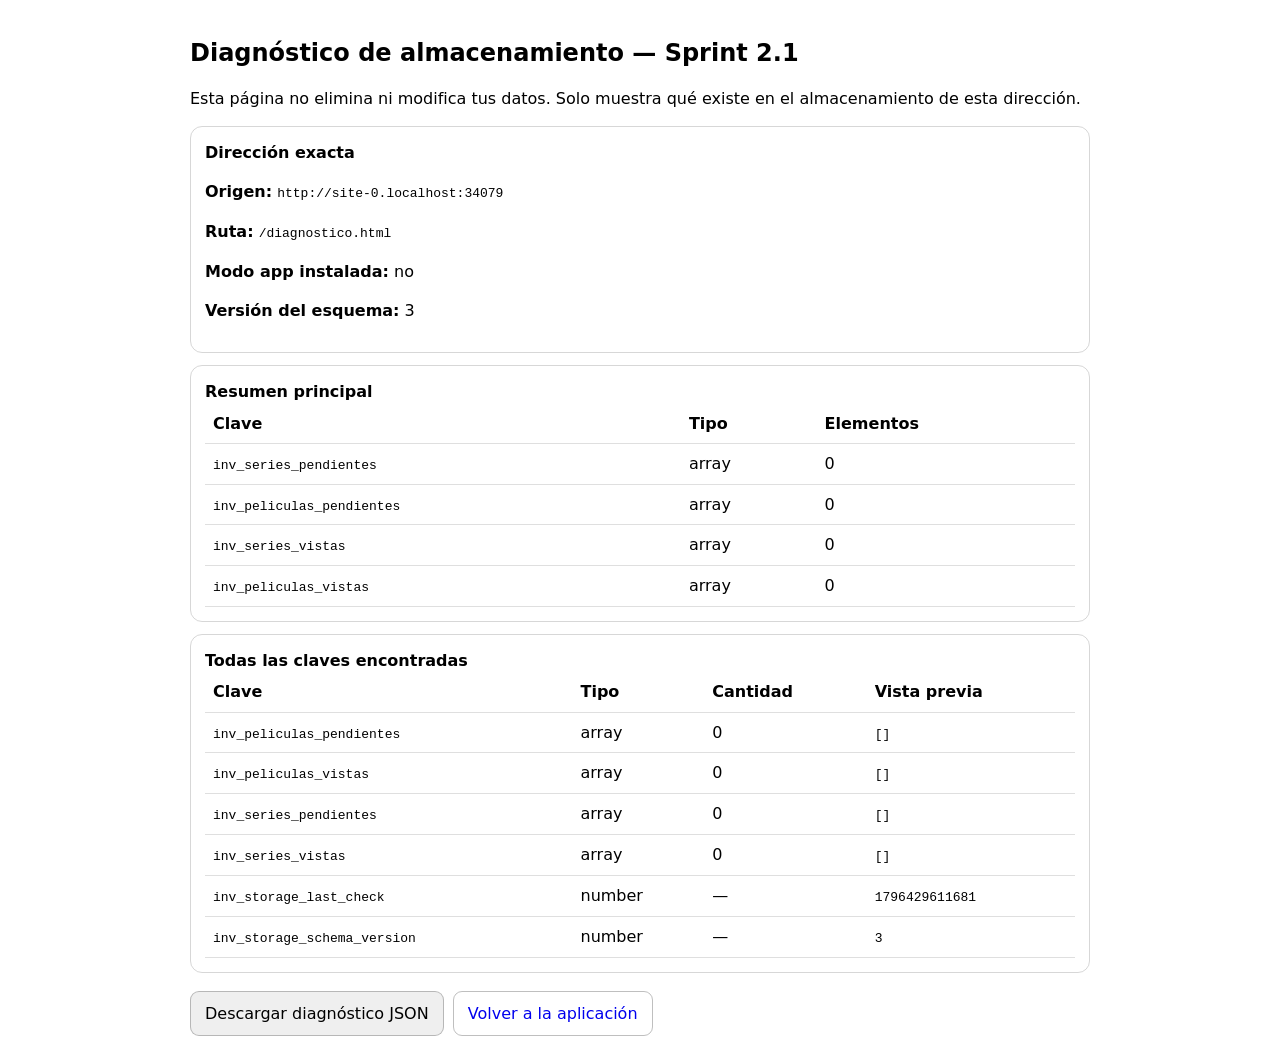
<file: diagnostico.html>
<!doctype html>
<html lang="es">
<head>
  <meta charset="utf-8">
  <meta name="viewport" content="width=device-width,initial-scale=1">
  <title>Diagnóstico de almacenamiento</title>
  <style>
    :root { color-scheme: light dark; font-family: system-ui, -apple-system, sans-serif; }
    body { max-width: 900px; margin: 0 auto; padding: 20px; line-height: 1.45; }
    h1 { font-size: 1.5rem; }
    .card { border: 1px solid #8885; border-radius: 12px; padding: 14px; margin: 12px 0; }
    code, pre { overflow-wrap: anywhere; white-space: pre-wrap; }
    table { width: 100%; border-collapse: collapse; }
    th, td { padding: 8px; border-bottom: 1px solid #8884; text-align: left; vertical-align: top; }
    button, a.button {
      display: inline-block; padding: 10px 14px; margin: 6px 4px 6px 0;
      border-radius: 9px; border: 1px solid #8888; text-decoration: none; font: inherit;
    }
    .ok { font-weight: 700; }
    .warning { font-weight: 700; }
  </style>
</head>
<body>
  <h1>Diagnóstico de almacenamiento — Sprint 2.1</h1>
  <p>Esta página no elimina ni modifica tus datos. Solo muestra qué existe en el almacenamiento de esta dirección.</p>

  <div class="card">
    <strong>Dirección exacta</strong>
    <div id="location"></div>
  </div>

  <div class="card">
    <strong>Resumen principal</strong>
    <div id="summary"></div>
  </div>

  <div class="card">
    <strong>Todas las claves encontradas</strong>
    <div id="keys"></div>
  </div>

  <button id="download">Descargar diagnóstico JSON</button>
  <a class="button" href="./">Volver a la aplicación</a>

<script>
const MAIN_KEYS = [
  "inv_series_pendientes",
  "inv_peliculas_pendientes",
  "inv_series_vistas",
  "inv_peliculas_vistas"
];

function inspectValue(raw) {
  if (raw === null) return { type: "ausente", count: 0, preview: "" };
  try {
    const value = JSON.parse(raw);
    if (Array.isArray(value)) {
      return { type: "array", count: value.length, preview: JSON.stringify(value.slice(0, 2)) };
    }
    return { type: typeof value, count: null, preview: JSON.stringify(value).slice(0, 300) };
  } catch {
    return { type: "texto", count: null, preview: String(raw).slice(0, 300) };
  }
}

const report = {
  generatedAt: new Date().toISOString(),
  origin: location.origin,
  href: location.href,
  pathname: location.pathname,
  standalone: matchMedia("(display-mode: standalone)").matches,
  navigatorStandalone: Boolean(navigator.standalone),
  schemaVersion: localStorage.getItem("inv_storage_schema_version"),
  entries: []
};

for (let i = 0; i < localStorage.length; i++) {
  const key = localStorage.key(i);
  const raw = localStorage.getItem(key);
  report.entries.push({ key, raw, ...inspectValue(raw) });
}
report.entries.sort((a,b) => a.key.localeCompare(b.key));

document.getElementById("location").innerHTML =
  "<p><b>Origen:</b> <code>" + report.origin + "</code></p>" +
  "<p><b>Ruta:</b> <code>" + report.pathname + "</code></p>" +
  "<p><b>Modo app instalada:</b> " + (report.standalone || report.navigatorStandalone ? "sí" : "no") + "</p>" +
  "<p><b>Versión del esquema:</b> " + (report.schemaVersion || "no registrada") + "</p>";

const summaryRows = MAIN_KEYS.map(key => {
  const found = report.entries.find(x => x.key === key);
  const info = found || { type: "ausente", count: 0 };
  return "<tr><td><code>" + key + "</code></td><td>" + info.type + "</td><td>" +
    (info.count ?? "—") + "</td></tr>";
}).join("");

document.getElementById("summary").innerHTML =
  "<table><thead><tr><th>Clave</th><th>Tipo</th><th>Elementos</th></tr></thead><tbody>" +
  summaryRows + "</tbody></table>";

document.getElementById("keys").innerHTML = report.entries.length
  ? "<table><thead><tr><th>Clave</th><th>Tipo</th><th>Cantidad</th><th>Vista previa</th></tr></thead><tbody>" +
    report.entries.map(item =>
      "<tr><td><code>" + item.key.replaceAll("&","&amp;").replaceAll("<","&lt;") + "</code></td>" +
      "<td>" + item.type + "</td><td>" + (item.count ?? "—") + "</td>" +
      "<td><code>" + String(item.preview || "").replaceAll("&","&amp;").replaceAll("<","&lt;") + "</code></td></tr>"
    ).join("") + "</tbody></table>"
  : "<p class='warning'>No hay ninguna clave en localStorage para este origen.</p>";

document.getElementById("download").addEventListener("click", () => {
  const blob = new Blob([JSON.stringify(report, null, 2)], {type: "application/json"});
  const url = URL.createObjectURL(blob);
  const a = document.createElement("a");
  a.href = url;
  a.download = "diagnostico_almacenamiento_" + Date.now() + ".json";
  a.click();
  setTimeout(() => URL.revokeObjectURL(url), 1000);
});
</script>
</body>
</html>
</file>
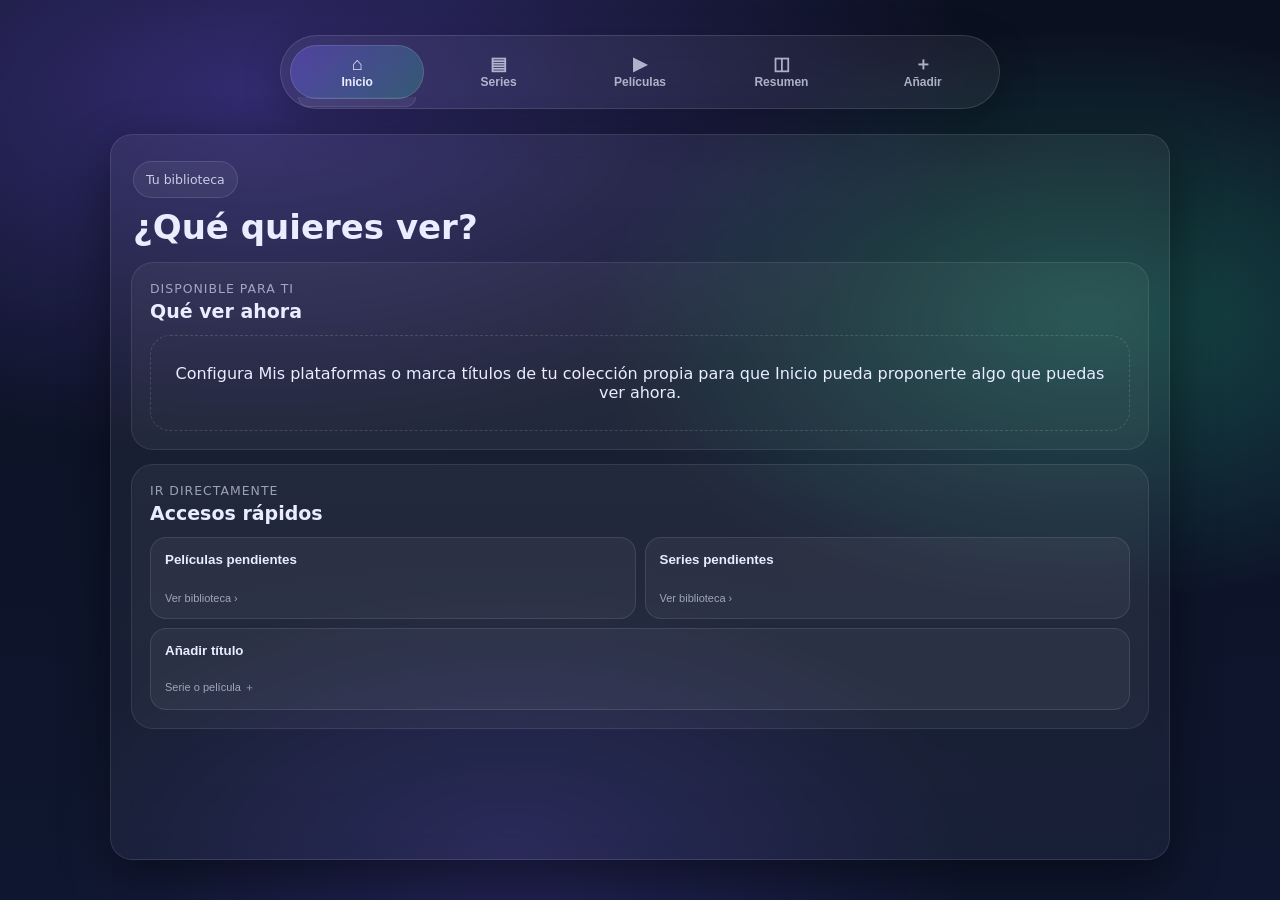
<file: reset.html>
<!doctype html>
<html lang="es">
<head><meta charset="utf-8"><meta name="viewport" content="width=device-width,initial-scale=1"><title>Actualizar</title></head>
<body><p>Actualizando…</p>
<script>
(async()=>{if("serviceWorker"in navigator){const r=await navigator.serviceWorker.getRegistrations();await Promise.all(r.map(x=>x.unregister()));}
if("caches"in window){const k=await caches.keys();await Promise.all(k.map(x=>caches.delete(x)));}
location.replace("./?updated="+Date.now());})();
</script></body></html>
</file>
<file: styles.css>
:root{
      --bg0:#0b1020;
      --bg1:#0f1730;
      --bg0-rgb:11,16,32;
      --text:#e9edff;
      --muted: rgba(233,237,255,.68);
      --accent1:#7c5cff;
      --accent2:#2ee9a6;
      --accent1-rgb:124,92,255;
      --accent2-rgb:46,233,166;
      --ambient1-rgb:124,92,255;
      --ambient2-rgb:46,233,166;
      --ambient3-rgb:124,92,255;

      --shadow: 0 18px 50px rgba(0,0,0,.45);
      --radius: 22px;
      --radiusSm: 16px;
      --speed: 240ms;
      --stroke: rgba(255,255,255,.12);
    }

    :root[data-theme="dark"]{
      --bg0:#050608;
      --bg1:#0b0d12;
      --bg0-rgb:5,6,8;
      --accent1:#9ca3af;
      --accent2:#e5e7eb;
      --accent1-rgb:156,163,175;
      --accent2-rgb:229,231,235;
      --ambient1-rgb:82,88,99;
      --ambient2-rgb:120,126,136;
      --ambient3-rgb:55,60,70;
    }

    :root[data-theme="ocean"]{
      --bg0:#07111f;
      --bg1:#0b1d33;
      --bg0-rgb:7,17,31;
      --accent1:#3b82f6;
      --accent2:#22d3ee;
      --accent1-rgb:59,130,246;
      --accent2-rgb:34,211,238;
      --ambient1-rgb:37,99,235;
      --ambient2-rgb:6,182,212;
      --ambient3-rgb:14,116,144;
    }

    :root[data-theme="amber"]{
      --bg0:#120d06;
      --bg1:#201406;
      --bg0-rgb:18,13,6;
      --accent1:#f59e0b;
      --accent2:#fbbf24;
      --accent1-rgb:245,158,11;
      --accent2-rgb:251,191,36;
      --ambient1-rgb:217,119,6;
      --ambient2-rgb:245,158,11;
      --ambient3-rgb:180,83,9;
    }


    *{ box-sizing:border-box; }
    html,body{ height:100%; }
    body{
      margin:0;
      font-family: ui-sans-serif, system-ui, -apple-system, Segoe UI, Roboto, Helvetica, Arial;
      color:var(--text);
      background:
        radial-gradient(1200px 600px at 20% 10%, rgba(var(--ambient1-rgb),.35), transparent 60%),
        radial-gradient(900px 520px at 85% 35%, rgba(var(--ambient2-rgb),.25), transparent 55%),
        radial-gradient(700px 420px at 40% 95%, rgba(var(--ambient3-rgb),.18), transparent 65%),
        linear-gradient(180deg, var(--bg0), var(--bg1));
      overflow-x:hidden;
    }

    .app{
      min-height:100%;
      display:flex;
      justify-content:center;
      padding:24px 16px 40px;
    }

    .shell{
      width:min(1060px, 100%);
      display:grid;
      gap:14px;
    }

    header{
      display:flex;
      justify-content:center;
      align-items:center;
      padding:4px 0;
    }

    .tabs{
      width:min(720px, 100%);
      display:grid;
      grid-template-columns: repeat(3, 1fr);
      gap:10px;
      padding:10px;
      border-radius:999px;
      background: rgba(255,255,255,.06);
      border:1px solid rgba(255,255,255,.12);
      box-shadow: 0 12px 40px rgba(0,0,0,.22);
      backdrop-filter: blur(12px);
      -webkit-backdrop-filter: blur(12px);
    }

    .tab{
      position:relative;
      border:0;
      cursor:pointer;
      color: rgba(233,237,255,.70);
      background: transparent;
      padding:14px 12px;
      border-radius:999px;
      font-weight:700;
      letter-spacing:.2px;
      transition: transform var(--speed) ease, color var(--speed) ease, background var(--speed) ease;
      outline:none;
      text-align:center;
    }

    .tab:hover{ transform: translateY(-1px); color: rgba(233,237,255,.90); }
    .tab:active{ transform: translateY(0px) scale(.985); }

    .tab[aria-selected="true"]{
      color: var(--text);
      background: linear-gradient(135deg, rgba(var(--accent1-rgb),.35), rgba(var(--accent2-rgb),.22));
      box-shadow: inset 0 0 0 1px rgba(255,255,255,.12);
    }

    .tab[aria-selected="true"]::after{
      content:"";
      position:absolute;
      left:14px; right:14px;
      bottom:-9px;
      height:11px;
      background: rgba(255,255,255,.06);
      border:1px solid rgba(255,255,255,.10);
      border-top:0;
      border-radius:0 0 12px 12px;
    }

    .panel{
      background: linear-gradient(180deg, rgba(255,255,255,.06), rgba(255,255,255,.04));
      border:1px solid rgba(255,255,255,.10);
      border-radius: var(--radius);
      box-shadow: var(--shadow);
      overflow:hidden;
      backdrop-filter: blur(12px);
      -webkit-backdrop-filter: blur(12px);
    }

    .screens{
      position:relative;
      height: calc(100vh - 190px); /* ajusta si lo quieres más alto/bajo */
      min-height: 560px;           /* asegura ~6 cards en desktop */
      max-height: 760px;           /* evita panel gigante */
    }
    .screen{
      position:absolute;
      inset:0;
      padding:18px 20px 24px;
      opacity:0;
      transform: translateY(10px);
      pointer-events:none;
      transition: opacity var(--speed) ease, transform var(--speed) ease;

      overflow-y:auto;        /* 👈 scroll vertical */
      scrollbar-width: thin;  /* Firefox */
    }
    
    .screen::-webkit-scrollbar {
      width: 8px;
    }

    .screen::-webkit-scrollbar-track {
      background: transparent;
    }

    .screen::-webkit-scrollbar-thumb {
      background: rgba(255, 255, 255, .15);
      border-radius: 10px;
    }

    .screen::-webkit-scrollbar-thumb:hover {
      background: rgba(255, 255, 255, .25);
    }

    .screen.active{
      opacity:1;
      transform: translateY(0px);
      pointer-events:auto;
    }

    /* Menús */
    .menu{
      height:100%;
      display:flex;
      flex-direction:column;
      align-items:center;
      justify-content:flex-start;
      padding-top:22px;
      gap:22px;
    }

    .menuBtn{
      width:min(520px, 92%);
      padding:26px 22px;
      border-radius:24px;
      border:1px solid rgba(255,255,255,.12);
      background: linear-gradient(145deg, rgba(255,255,255,.06), rgba(255,255,255,.03));
      color:var(--text);
      font-size:18px;
      font-weight:700;
      cursor:pointer;
      transition: transform var(--speed) ease, background var(--speed) ease, border-color var(--speed) ease;
      box-shadow: 0 15px 40px rgba(0,0,0,.35);
      text-align:center;
    }

    .menuBtn:hover{
      transform: translateY(-4px);
      background: linear-gradient(145deg, rgba(var(--accent1-rgb),.22), rgba(var(--accent2-rgb),.16));
      border-color: rgba(255,255,255,.16);
    }

    .backRow {
      display: flex;
      align-items: center;
      gap: 14px;
      margin-bottom: 14px;
    }
    
    .backRow>.pill {
      flex: 0 0 auto;
    }
    
    .backTools {
      flex: 1 1 auto;
      display: inline-flex;
      gap: 10px;
      align-items: center;
      min-width: 0;
    }
    
    .backRow>.backBtn {
      flex: 0 0 auto;
      margin-left: auto;
    }

    .backBtn{
      display:inline-flex;
      align-items:center;
      gap:8px;
      padding:10px 14px;
      border-radius:999px;
      border:1px solid rgba(255,255,255,.12);
      background: rgba(255,255,255,.05);
      color:var(--text);
      cursor:pointer;
    }

    .pill{
      display:inline-flex;
      align-items:center;
      gap:10px;
      padding:10px 12px;
      border-radius:999px;
      border:1px solid rgba(255,255,255,.12);
      background: rgba(255,255,255,.05);
      color: rgba(233,237,255,.82);
      font-size:12.5px;
      white-space:nowrap;
    }

    .empty{
      margin-top:14px;
      padding:18px;
      border-radius: var(--radiusSm);
      border:1px dashed rgba(255,255,255,.16);
      background: rgba(255,255,255,.04);
      color: rgba(233,237,255,.78);
    }

    /* Listas */
    .listWrap{
      display:grid;
      gap:12px;
      margin-top:10px;
    }

    .itemCard{
      border-radius: 18px;
      background: linear-gradient(145deg, rgba(255,255,255,.06), rgba(255,255,255,.03));
      border:1px solid rgba(255,255,255,.12);
      padding:14px 14px 12px;
      box-shadow: 0 12px 30px rgba(0,0,0,.25);
    }

    .itemTop{
      display:flex;
      align-items:flex-start;
      justify-content:space-between;
      gap:12px;
    }

    .itemTitle{
      font-weight:800;
      letter-spacing:.2px;
      margin:0;
      font-size:16px;
    }

    .meta{
      color: rgba(233,237,255,.72);
      font-size:12.5px;
      margin-top:8px;
      line-height:1.35;
      display:flex;
      flex-wrap:wrap;
      gap:8px 10px;
    }

    .meta span{
      padding:6px 10px;
      border-radius:999px;
      background: rgba(255,255,255,.05);
      border:1px solid rgba(255,255,255,.10);
    }
    
    
    .meta span.metaAvg {
      font-weight: 900;
    }

    .meta span.myPlatformsMatch {
      border-color: rgba(94, 214, 133, .30);
      background: rgba(94, 214, 133, .07);
      color: #baf2cc;
      font-weight: 800;
    }

    .myPlatformsMatchTick {
      padding: 0 !important;
      border: 0 !important;
      background: transparent !important;
      color: #6ed995;
      font-size: 11px;
      font-weight: 900;
      line-height: 1;
      vertical-align: 1px;
    }

    .notes{
      margin-top:10px;
      color: rgba(233,237,255,.72);
      font-size:13px;
      line-height:1.4;
      white-space:pre-wrap;
    }

    /* Formularios */
    .formCard{
      border-radius: var(--radius);
      border:1px solid rgba(255,255,255,.12);
      background: linear-gradient(180deg, rgba(255,255,255,.06), rgba(255,255,255,.04));
      box-shadow: 0 12px 36px rgba(0,0,0,.28);
      padding:16px;
      display:grid;
      gap:12px;
    }

    .formGrid{
      display:grid;
      grid-template-columns: 1fr 1fr;
      gap:12px;
    }

    .field{
      display:grid;
      gap:6px;
    }

    label{
      font-size:12.5px;
      color: rgba(233,237,255,.78);
    }

    .req{ color: rgba(46,233,166,.95); font-weight:800; }

    input, textarea{
      width:100%;
      border-radius:14px;
      border:1px solid rgba(255,255,255,.14);
      background: rgba(10,15,30,.35);
      color: var(--text);
      padding:12px 12px;
      outline:none;
      transition: border-color var(--speed) ease, box-shadow var(--speed) ease;
    }

    textarea{
      min-height: 110px;
      resize: vertical;
    }

    input:focus, textarea:focus{
      border-color: rgba(var(--accent1-rgb),.55);
      box-shadow: 0 0 0 3px rgba(var(--accent1-rgb),.18);
    }

    .formActions {
      display: flex;
      align-items: center;
      justify-content: space-between;
      gap: 12px;
      margin-top: 10px;
      flex-wrap: wrap;
    }
    
    .formActions > div{
      margin-left:auto;   /* 👈 mueve botones a la derecha */
    }
    
    
    .btnPrimary{
      border:0;
      cursor:pointer;
      padding:12px 16px;
      border-radius:999px;
      font-weight:800;
      color: var(--text);
      background: linear-gradient(135deg, rgba(var(--accent1-rgb),.75), rgba(var(--accent2-rgb),.55));
      box-shadow: 0 14px 36px rgba(0,0,0,.30);
      transition: transform var(--speed) ease, filter var(--speed) ease;
    }
    .btnPrimary:hover{ transform: translateY(-1px); filter: brightness(1.05); }
    .btnPrimary:active{ transform: translateY(0px) scale(.99); }

    .msg{
      font-size:12.5px;
      color: rgba(233,237,255,.78);
    }
    .msg.error{ color: rgba(255,180,180,.95); }
    .msg.ok{ color: rgba(46,233,166,.95); font-weight:700; }

    /* Ratings (10 estrellas con medias) */
    .ratingBlock{
      grid-column: 1 / -1;
      border-radius: 18px;
      border:1px solid rgba(255,255,255,.12);
      background: rgba(255,255,255,.04);
      padding:12px;
      display:grid;
      gap:10px;
    }

    .ratingHead{
      display:flex;
      align-items:center;
      justify-content:space-between;
      gap:10px;
    }

    .ratingName{
      font-size:12.5px;
      color: rgba(233,237,255,.82);
      font-weight:800;
    }

    .ratingValue{
      font-size:12.5px;
      color: rgba(233,237,255,.82);
      padding:6px 10px;
      border-radius:999px;
      background: rgba(255,255,255,.05);
      border:1px solid rgba(255,255,255,.10);
      min-width: 78px;
      text-align:center;
    }

    .stars{
      display:flex;
      gap:6px;
      flex-wrap:wrap;
      user-select:none;
    }

    .starBtn{
      width:30px;
      height:30px;
      border:0;
      padding:0;
      background: transparent;
      cursor:pointer;
      position:relative;
    }

    .starSvg{
      width:100%;
      height:100%;
      display:block;
    }

    .starOutline{
      fill: rgba(233,237,255,.18);
    }

    .starFillFull{
      fill: rgba(var(--accent2-rgb),.92);
      filter: drop-shadow(0 10px 16px rgba(var(--accent2-rgb),.12));
    }

    .starFillHalf{
      fill: rgba(var(--accent2-rgb),.92);
      filter: drop-shadow(0 10px 16px rgba(var(--accent2-rgb),.10));
    }

    .stars:hover .starOutline{
      fill: rgba(233,237,255,.22);
    }

    .twoNotes{
      grid-column: 1 / -1;
      display:grid;
      grid-template-columns: 1fr 1fr;
      gap:12px;
    }

    @media (max-width: 720px){
      .formGrid{ grid-template-columns: 1fr; }
      .twoNotes{ grid-template-columns: 1fr; }
    }

    @media (max-width: 560px){
      .tab{ padding:13px 10px; font-weight:750; }
      .menu{ padding-top:18px; }

      /* UI1.2 · valoración móvil: reparto estable 5 + 5, centrado y táctil */
      .stars{
        display:grid;
        grid-template-columns:repeat(5, 36px);
        gap:8px;
        width:max-content;
        max-width:100%;
        margin-inline:auto;
        justify-content:center;
      }
      .starBtn{
        width:36px;
        height:36px;
      }
    }
    
    /* Cards clicables */
.itemCard.clickable{
  cursor:pointer;
  transition: transform var(--speed) ease, border-color var(--speed) ease;
}
.itemCard.clickable:hover{
  transform: translateY(-2px);
  border-color: rgba(255,255,255,.18);
}
.itemCard.clickable:focus{
  outline: none;
  box-shadow: 0 0 0 3px rgba(var(--accent1-rgb),.22);
}

/* Modal detalle */
.modalOverlay{
  position: fixed;
  inset: 0;
  background: rgba(0,0,0,.55);
  display: none;
  align-items: center;
  justify-content: center;
  padding: 18px;
  z-index: 9999;
  backdrop-filter: blur(6px);
  -webkit-backdrop-filter: blur(6px);
}
.modalOverlay.open{ display:flex; }

.modalCard{
  width: min(720px, 100%);
  border-radius: 22px;
  border: 1px solid rgba(255,255,255,.14);
  background: linear-gradient(180deg, rgba(255,255,255,.08), rgba(255,255,255,.05));
  box-shadow: 0 24px 80px rgba(0,0,0,.55);
  overflow: hidden;
}

.modalHeader{
  display:flex;
  align-items:center;
  justify-content:space-between;
  gap:12px;
  padding: 14px 14px 10px;
  border-bottom: 1px solid rgba(255,255,255,.10);
}

.modalTitle{
  font-weight: 900;
  letter-spacing: .2px;
}

.modalClose{
  border: 1px solid rgba(255,255,255,.14);
  background: rgba(255,255,255,.06);
  color: var(--text);
  border-radius: 999px;
  width: 40px;
  height: 40px;
  cursor:pointer;
}

.modalBody{
  padding: 14px;
  max-height: min(65vh, 520px); /* scrolleable */
  overflow: auto;
  scrollbar-width: thin;
}

.modalBody::-webkit-scrollbar{ width: 8px; }
.modalBody::-webkit-scrollbar-thumb{ background: rgba(255,255,255,.15); border-radius: 10px; }
.modalBody::-webkit-scrollbar-thumb:hover{ background: rgba(255,255,255,.25); }


.modalActions {
  display: flex;
  gap: 10px;
  padding: 14px;
  border-top: 1px solid rgba(255, 255, 255, .10);
  justify-content: center;
  flex-wrap: wrap;
}

.modalBtn {
  border: 1px solid rgba(255, 255, 255, .14);
  background: rgba(255, 255, 255, .06);
  color: var(--text);
  padding: 10px 16px;
  border-radius: 999px;
  cursor: pointer;
  font-weight: 700;
  transition: transform var(--speed) ease, background var(--speed) ease;
}

.modalBtn:hover {
  transform: translateY(-1px);
  background: rgba(255, 255, 255, .10);
}

.modalBtnEdit {
  border-color: rgba(124, 92, 255, .45);
}

.modalBtnSeen {
  border-color: rgba(46, 233, 166, .45);
}

.modalBtnDelete {
  border-color: rgba(255, 120, 120, .45);
}

body.modalOpen {
  overflow: hidden;
}

/* Modal pequeño para confirmación */
.modalCardSm {
  width: min(520px, 100%);
}

/* Toast (mensaje de éxito temporal) */
.toast {
  position: fixed;
  left: 50%;
  bottom: 22px;
  transform: translateX(-50%) translateY(12px);
  opacity: 0;
  pointer-events: none;
  z-index: 10050;
  
  padding: 12px 16px;
  border-radius: 999px;
  border: 1px solid rgba(255, 255, 255, .14);
  background: rgba(20, 26, 50, .78);
  backdrop-filter: blur(10px);
  -webkit-backdrop-filter: blur(10px);
  color: rgba(233, 237, 255, .92);
  font-weight: 800;
  box-shadow: 0 18px 50px rgba(0, 0, 0, .45);
  transition: opacity 220ms ease, transform 220ms ease;
}

.toast.show {
  opacity: 1;
  transform: translateX(-50%) translateY(0);
}


.pager {
  margin-top: 14px;
  display: flex;
  justify-content: center;
  align-items: center;
  gap: 10px;
  flex-wrap: nowrap;
}

.pagerBtn {
  border: 1px solid rgba(255, 255, 255, .14);
  background: rgba(255, 255, 255, .06);
  color: var(--text);
  padding: 9px 14px;
  border-radius: 999px;
  cursor: pointer;
  font-weight: 750;
  min-width: 96px;
  text-align: center;
}

.pagerBtn[disabled] {
  opacity: .45;
  cursor: default;
}

.pagerSelectWrap {
  display: inline-flex;
  align-items: center;
  justify-content: center;
  min-width: 150px;
}

.pagerSelect {
  width: 100%;
  border: 1px solid rgba(255, 255, 255, .14);
  background: rgba(255, 255, 255, .06);
  color: var(--text);
  padding: 9px 14px;
  border-radius: 999px;
  font-weight: 750;
  outline: none;
  text-align: center;
  text-align-last: center;
  cursor: pointer;
  appearance: none;
  -webkit-appearance: none;
}

.pagerSelect:focus {
  border-color: rgba(124, 92, 255, .55);
  box-shadow: 0 0 0 3px rgba(124, 92, 255, .18);
}

@media (max-width: 560px) {
  .pager {
    gap: 8px;
  }
  
  .pagerBtn {
    min-width: 88px;
    padding: 8px 12px;
  }
  
  .pagerSelectWrap {
    min-width: 132px;
  }
  
  .pagerSelect {
    padding: 8px 12px;
  }
}


.historyList {
  display: grid;
  gap: 10px;
}

.historyItem {
  border-radius: 16px;
  border: 1px solid rgba(255, 255, 255, .12);
  background: rgba(255, 255, 255, .04);
  padding: 12px;
}

.historyTop {
  display: flex;
  align-items: center;
  justify-content: space-between;
  gap: 10px;
  flex-wrap: wrap;
}

.historyDate {
  font-weight: 900;
}

.historyMeta {
  display: flex;
  flex-wrap: wrap;
  gap: 8px;
  margin-top: 8px;
  color: rgba(233, 237, 255, .78);
  font-size: 12.5px;
}

.historyMeta span {
  padding: 6px 10px;
  border-radius: 999px;
  background: rgba(255, 255, 255, .05);
  border: 1px solid rgba(255, 255, 255, .10);
}

.historyNotes {
  margin-top: 10px;
  display: none;
  gap: 10px;
}

.historyItem.open .historyNotes {
  display: grid;
}

/* El contador existe para que el JS no rompa, pero no se muestra */
.pill.countPill {
  display: none !important;
}


/* Botón volver en la esquina superior derecha (sin position fixed) */
.backRow>.backBtn[data-screen] {
  margin-left: auto;
}

/* ===== Ajuste fino: alinear pill y volver exactamente ===== */
.backRow{
  padding: 0 6px;          /* mismo aire a izquierda/derecha */
  gap: 14px;               /* separación consistente */
}

.backRow .pill,
.backRow .backBtn{
  padding: 12px 18px;      /* misma “altura” visual */
  border-radius: 999px;
  line-height: 1;          /* evita descuadres por line-height */
  display: inline-flex;
  align-items: center;
}


/* ===== Toolbar (Filtrar / Ordenar) en backRow ===== */
.backTools{
  margin-right: auto;           /* empuja el grupo a la izquierda */
  display: inline-flex;
  gap: 10px;
  align-items: center;
}

.toolBtn{
  display: inline-flex;
  align-items: center;
  justify-content: center;   /* 👈 CENTRADO REAL */
  gap: 8px;
  padding: 12px 18px;
  border-radius: 999px;
  border: 1px solid rgba(255,255,255,.12);
  background: rgba(255,255,255,.05);
  color: var(--text);
  cursor: pointer;
  line-height: 1;
  font-weight: 800;
  text-align: center;        /* 👈 asegura centrado del texto */
}

.toolBtn:active{ transform: scale(.99); }


/* ===== Badge en botón Filtrar cuando hay filtros activos ===== */
.toolBtn{
  position: relative; /* necesario para el badge */
}

.toolBtn.hasBadge::after{
  content: "";
  position: absolute;
  top: 8px;
  right: 10px;
  width: 10px;
  height: 10px;
  border-radius: 999px;
  background: rgba(var(--accent2-rgb),.95);
  box-shadow: 0 10px 18px rgba(var(--accent2-rgb),.18);
  border: 1px solid rgba(255,255,255,.25);
}


.optList{
  display:flex;
  flex-direction:column;
  gap:12px;
}

.optRow{
  display:flex;
  align-items:center;
  gap:12px;
  padding:12px 14px;
  border-radius:16px;
  border:1px solid rgba(255,255,255,.10);
  background:rgba(255,255,255,.06);
}

.optRow input{
  transform: scale(1.15);
}


/* ===== FIX: radios del modal Ordenar (evita que les afecte el input global) ===== */
.optRow input[type="radio"]{
  width: auto !important;
  padding: 0 !important;
  border: 0 !important;
  background: transparent !important;
  box-shadow: none !important;
  outline: none !important;
  margin: 0 !important;
  accent-color: var(--accent2); /* sigue el tema activo */
}

.optRow span{
  color: var(--text);
}


/* ===== Modal Filtrar ===== */
.filterH {
  font-weight: 900;
  margin-bottom: 10px;
  color: rgba(233, 237, 255, .92);
  letter-spacing: .2px;
}

.filterSection .optList {
  gap: 10px;
}

/* Reutilizamos optRow, pero para checkbox */
.optRow input[type="checkbox"] {
  width: auto !important;
  padding: 0 !important;
  border: 0 !important;
  background: transparent !important;
  box-shadow: none !important;
  outline: none !important;
  margin: 0 !important;
  accent-color: rgba(124, 92, 255, .85);
}


/* ===== Buscador desplegable en fila inferior (sin mover botones) ===== */

/* Necesario para posicionar el buscador flotante respecto a la barra */
.backRow{
  position: relative;
}

/* Por defecto oculto */
.searchBox{
  display: none;
}

/* Abierto: aparece debajo de la barra, ocupando ancho */
.searchBox.open{
  display: flex;
  align-items: center;
  gap: 10px;

  position: absolute;
  left: 8px;
  right: 8px;
  top: calc(100% + 10px);   /* justo debajo de la barra */
  z-index: 10;

  padding: 10px 12px;
  border-radius: 999px;
  border: 1px solid rgba(255,255,255,.12);
  background: rgba(255,255,255,.06);
  backdrop-filter: blur(10px);
  -webkit-backdrop-filter: blur(10px);
}

/* Input a ancho completo */
.searchInput{
  flex: 1 1 auto;
  min-width: 0;
  border: 0 !important;
  background: transparent !important;
  padding: 0 !important;
  outline: none !important;
  color: var(--text);
  font-size: 16px;          /* evita el zoom en iPhone */
  line-height: 1.2;         /* para que se lea cómodo */
}

/* Botón limpiar */
.searchClear{
  flex: 0 0 auto;
  border: 0;
  background: rgba(255,255,255,.08);
  color: rgba(233,237,255,.85);
  border-radius: 999px;
  padding: 8px 12px;
  cursor: pointer;
  line-height: 1;
}
.searchClear:active{ transform: scale(.98); }

/* Para que la lista no quede tapada cuando el buscador esté abierto */
.screen.searchOpen .listWrap{
  margin-top: 74px;
}


/* ===== FIX toolbar: todo en una sola línea ===== */
.backRow{
  display: flex;
  align-items: center;
  gap: 14px;
  flex-wrap: nowrap;        /* <-- NO saltos de línea */
}

.backTools{
  display: flex;
  align-items: center;
  gap: 10px;
  flex: 1 1 auto;
  min-width: 0;
  flex-wrap: nowrap;        /* <-- NO saltos de línea */
}

.backTools > *{
  flex: 0 1 auto;           /* <-- permite encoger */
  min-width: 0;             /* <-- permite truncar si hace falta */
}


/* Volver siempre pegado a la derecha y alineado */
.backRow > .backBtn{
  margin-left: auto;
  flex: 0 0 auto;
}


/* ===== Ajuste fino separación botones toolbar ===== */

.backRow{
  padding: 0 8px; /* aire lateral real */
}

.backTools{
  gap: 14px; /* más separación interna */
}

.backRow > .backBtn{
  margin-left: 14px; /* separación clara respecto a Ordenar */
}


/* ===== Sprint 2.2: diagnóstico integrado ===== */
.diagnosticCard{
  margin-top:16px;
  padding:18px;
  border-radius:22px;
  border:1px solid rgba(255,255,255,.10);
  background:rgba(255,255,255,.045);
}
.diagnosticIntro{margin:0 0 16px;color:rgba(233,237,255,.78);}
.diagnosticActions{display:flex;flex-wrap:wrap;gap:10px;margin-bottom:8px;}
.diagnosticActions .toolBtn,.diagnosticActions .btnPrimary{min-height:44px;}
.diagnosticSection{margin-top:22px;}
.diagnosticSection h3{margin:0 0 10px;font-size:1rem;}
.diagnosticFacts{display:grid;gap:10px;margin:0;}
.diagnosticFacts>div{
  padding:12px;border-radius:14px;border:1px solid rgba(255,255,255,.09);
  background:rgba(255,255,255,.04);
}
.diagnosticFacts dt{margin-bottom:5px;font-weight:900;color:rgba(233,237,255,.72);}
.diagnosticFacts dd{
  margin:0;overflow-wrap:anywhere;
  font-family:ui-monospace,SFMono-Regular,Menlo,Monaco,Consolas,monospace;
}
.diagnosticTableWrap{
  width:100%;overflow-x:auto;border-radius:14px;
  border:1px solid rgba(255,255,255,.09);
}
.diagnosticTable{width:100%;min-width:620px;border-collapse:collapse;}
.diagnosticTable th,.diagnosticTable td{
  padding:11px 12px;border-bottom:1px solid rgba(255,255,255,.08);
  text-align:left;vertical-align:top;overflow-wrap:anywhere;
}
.diagnosticTable th{color:rgba(233,237,255,.76);}
.diagnosticTable td{
  font-family:ui-monospace,SFMono-Regular,Menlo,Monaco,Consolas,monospace;
  font-size:.9rem;
}
#diagnosticMessage{min-height:24px;}
#diagnosticMessage.error{color:#ff9b9b;}
.diagnosticIntegrityStatus{
  margin:0 0 12px;
  padding:11px 12px;
  border-radius:12px;
  font-weight:900;
}
.diagnosticIntegrityStatus.ok{
  background:rgba(45,212,191,.10);
  border:1px solid rgba(45,212,191,.24);
}
.diagnosticIntegrityStatus.warning{
  background:rgba(251,191,36,.10);
  border:1px solid rgba(251,191,36,.28);
}
.diagnosticIntegrityGrid{
  display:grid;
  grid-template-columns:repeat(2,minmax(0,1fr));
  gap:8px;
}
.diagnosticIntegrityGrid>div{
  min-width:0;
  display:flex;
  align-items:center;
  justify-content:space-between;
  gap:10px;
  padding:10px 11px;
  border-radius:11px;
  background:rgba(255,255,255,.045);
}
.diagnosticIntegrityGrid span{
  min-width:0;
  color:rgba(233,237,255,.72);
  font-size:.82rem;
}
.diagnosticIntegrityGrid strong{font-size:1rem;}
.diagnosticIntegrityGrid small{color:rgba(233,237,255,.48);font-weight:400;}
.diagnosticIntegrityInfo{grid-column:1/-1;}
.diagnosticIntegrityNote{
  margin:10px 0 0;
  color:rgba(233,237,255,.56);
  font-size:.78rem;
  line-height:1.45;
}
@media (max-width:520px){
  .diagnosticIntegrityGrid{grid-template-columns:1fr;}
  .diagnosticIntegrityInfo{grid-column:auto;}
}


/* ===== Sprint 5: integración TMDb ===== */
.tmdbConfigCard{margin-top:16px;}
.tmdbConfigIntro,.tmdbConfigNote{
  color:rgba(233,237,255,.78);
  line-height:1.5;
}
.tmdbConfigIntro{margin:0 0 18px;}
.tmdbConfigNote{margin:16px 0 0;font-size:.92rem;}
.tmdbConfigActions{
  display:flex;
  flex-wrap:wrap;
  gap:10px;
  margin-top:14px;
}

.tmdbSearch{
  margin-bottom:18px;
  padding:14px;
  border:1px solid rgba(255,255,255,.11);
  border-radius:18px;
  background:rgba(255,255,255,.04);
}
.tmdbSearchHead{
  display:flex;
  flex-direction:column;
  gap:4px;
  margin-bottom:10px;
}
.tmdbSearchHead span{
  color:rgba(233,237,255,.68);
  font-size:.9rem;
}
.tmdbSearchRow{
  display:flex;
  gap:10px;
  align-items:center;
}
.tmdbSearchRow input{
  flex:1 1 auto;
  min-width:0;
  font-size:16px;
}
.tmdbSearchRow .toolBtn{
  flex:0 0 auto;
}
.tmdbSearchMessage{
  min-height:22px;
  margin-top:8px;
  color:rgba(233,237,255,.76);
}
.tmdbSearchMessage.ok{color:#8df0c9;}
.tmdbSearchMessage.error{color:#ff9b9b;}

.tmdbResults{
  display:grid;
  gap:9px;
  margin-top:10px;
  max-height:430px;
  overflow-y:auto;
}
.tmdbResult{
  width:100%;
  display:flex;
  align-items:center;
  gap:12px;
  padding:10px;
  border:1px solid rgba(255,255,255,.10);
  border-radius:14px;
  background:rgba(255,255,255,.05);
  color:var(--text);
  text-align:left;
  cursor:pointer;
}
.tmdbResult:active{transform:scale(.99);}
.tmdbResult img,.tmdbPosterFallback{
  width:54px;
  height:80px;
  flex:0 0 54px;
  border-radius:9px;
  object-fit:cover;
  background:rgba(255,255,255,.06);
}
.tmdbPosterFallback{
  display:flex;
  align-items:center;
  justify-content:center;
  padding:4px;
  color:rgba(233,237,255,.55);
  font-size:.72rem;
  text-align:center;
}
.tmdbResultText{
  min-width:0;
  display:flex;
  flex-direction:column;
  gap:4px;
}
.tmdbResultText strong,.tmdbResultOriginal{
  overflow:hidden;
  text-overflow:ellipsis;
}
.tmdbResultOriginal{
  color:rgba(233,237,255,.64);
  font-size:.88rem;
}
.tmdbResultText small{
  color:rgba(233,237,255,.72);
}

.itemCardContent{
  display:flex;
  align-items:flex-start;
  gap:12px;
}
.itemPoster{
  width:64px;
  height:96px;
  flex:0 0 64px;
  border-radius:10px;
  object-fit:cover;
  background:rgba(255,255,255,.05);
}
.itemCardText{
  min-width:0;
  flex:1 1 auto;
}
.detailPosterWrap{
  grid-column:1/-1;
  display:flex;
  justify-content:center;
}
.detailPoster{
  width:min(180px,55vw);
  aspect-ratio:2/3;
  border-radius:14px;
  object-fit:cover;
  box-shadow:0 14px 36px rgba(0,0,0,.28);
}


/* ===== Sprint 6: estadísticas y recomendaciones ===== */
.statsTopRow{
  display:flex;
  align-items:flex-start;
  justify-content:space-between;
  gap:12px;
  margin-bottom:16px;
}
.statsUpdated{
  min-height:18px;
  margin-top:7px;
  color:rgba(233,237,255,.62);
  font-size:.82rem;
}
.statsSection{
  margin-bottom:16px;
  padding:17px;
  border:1px solid rgba(255,255,255,.10);
  border-radius:20px;
  background:rgba(255,255,255,.045);
}
.statsSectionHead{
  display:flex;
  align-items:flex-start;
  justify-content:space-between;
  gap:12px;
  margin-bottom:15px;
}
.statsSectionHead h2{
  margin:0;
  font-size:1.08rem;
}
.statsEyebrow{
  display:block;
  margin-bottom:4px;
  color:rgba(233,237,255,.62);
  font-size:.78rem;
  text-transform:uppercase;
  letter-spacing:.08em;
}
.statsSectionMetric{
  flex:0 0 auto;
  color:rgba(233,237,255,.68);
  font-size:.86rem;
}
.statsSectionDetail{
  margin:-5px 0 15px;
  color:rgba(233,237,255,.62);
  font-size:.84rem;
  line-height:1.4;
}
.statsCards{
  display:grid;
  grid-template-columns:repeat(2,minmax(0,1fr));
  gap:10px;
}
.statsCard{
  min-width:0;
  padding:15px;
  border-radius:16px;
  background:rgba(15,23,42,.54);
}
.statsCardValue{
  display:block;
  overflow:hidden;
  color:#fff;
  font-size:1.55rem;
  line-height:1.1;
  text-overflow:ellipsis;
}
.statsCardLabel{
  display:block;
  margin-top:6px;
  font-weight:700;
}
.statsCard small{
  display:block;
  margin-top:5px;
  color:rgba(233,237,255,.58);
  line-height:1.35;
}
.statsTwoColumns{
  display:grid;
  grid-template-columns:1fr;
  gap:16px;
}
.statsBars{
  height:190px;
  display:grid;
  grid-template-columns:repeat(6,minmax(0,1fr));
  gap:8px;
  align-items:end;
}
.statsBarColumn{
  min-width:0;
  height:100%;
  display:grid;
  grid-template-rows:22px 1fr 23px;
  gap:5px;
  text-align:center;
}
.statsBarValue{
  color:rgba(233,237,255,.76);
  font-size:.8rem;
}
.statsBarTrack{
  position:relative;
  min-height:90px;
  display:flex;
  align-items:flex-end;
  overflow:hidden;
  border-radius:10px 10px 5px 5px;
  background:rgba(255,255,255,.055);
}
.statsBarFill{
  width:100%;
  min-height:2px;
  border-radius:10px 10px 4px 4px;
  background:linear-gradient(
    180deg,
    rgba(129,140,248,.95),
    rgba(79,70,229,.72)
  );
}
.statsBarLabel{
  overflow:hidden;
  color:rgba(233,237,255,.65);
  font-size:.76rem;
  text-overflow:ellipsis;
  text-transform:capitalize;
}
.statsRankingList{
  display:grid;
  gap:13px;
}
.statsRankingRow{
  display:flex;
  align-items:center;
  gap:10px;
}
.statsRankingPosition{
  width:22px;
  flex:0 0 22px;
  color:rgba(233,237,255,.5);
  font-size:.82rem;
  text-align:center;
}
.statsRankingMain{
  min-width:0;
  flex:1 1 auto;
}
.statsRankingLabels{
  display:flex;
  align-items:center;
  justify-content:space-between;
  gap:10px;
  margin-bottom:6px;
  font-size:.88rem;
}
.statsRankingLabels strong{
  overflow:hidden;
  text-overflow:ellipsis;
  white-space:nowrap;
}
.statsRankingLabels span{
  color:rgba(233,237,255,.6);
}
.statsRankingTrack{
  height:7px;
  overflow:hidden;
  border-radius:999px;
  background:rgba(255,255,255,.065);
}
.statsRankingFill{
  height:100%;
  border-radius:inherit;
  background:rgba(129,140,248,.8);
}
.recommendationGrid{
  display:grid;
  grid-template-columns:repeat(2,minmax(0,1fr));
  gap:10px;
}
.recommendationCard{
  min-width:0;
  overflow:hidden;
  padding:0;
  border:1px solid rgba(255,255,255,.10);
  border-radius:16px;
  background:rgba(15,23,42,.6);
  color:var(--text);
  text-align:left;
  cursor:pointer;
}
.recommendationCard img,
.recommendationPosterFallback{
  width:100%;
  aspect-ratio:2/3;
  display:flex;
  align-items:center;
  justify-content:center;
  object-fit:cover;
  background:rgba(255,255,255,.055);
}
.recommendationPosterFallback{
  padding:10px;
  color:rgba(233,237,255,.52);
  text-align:center;
}
.recommendationBody{
  display:flex;
  flex-direction:column;
  gap:5px;
  padding:11px;
}
.recommendationBody strong{
  overflow:hidden;
  text-overflow:ellipsis;
}
.recommendationBody small{
  min-height:16px;
  color:rgba(233,237,255,.6);
}
.recommendationReasons{
  display:flex;
  flex-wrap:wrap;
  gap:5px;
  margin-top:3px;
}
.recommendationReasons em{
  padding:4px 7px;
  border-radius:999px;
  background:rgba(129,140,248,.14);
  color:rgba(224,231,255,.9);
  font-size:.7rem;
  font-style:normal;
}
.statsMethodNote{
  margin:2px 4px 18px;
  color:rgba(233,237,255,.54);
  font-size:.8rem;
  line-height:1.45;
}
.statsNoData{
  margin:0;
  color:rgba(233,237,255,.62);
}
.statsEmpty{
  padding:28px 20px;
  border:1px dashed rgba(255,255,255,.14);
  border-radius:20px;
  text-align:center;
}
.statsEmpty strong{
  display:block;
  margin-bottom:8px;
}
.statsEmpty p{
  max-width:480px;
  margin:0 auto;
  color:rgba(233,237,255,.65);
  line-height:1.5;
}
.itemCardHighlighted{
  animation:statsHighlight 1.6s ease;
}
@keyframes statsHighlight{
  0%,100%{box-shadow:0 0 0 0 rgba(129,140,248,0);}
  30%,70%{box-shadow:0 0 0 3px rgba(129,140,248,.72);}
}

@media (min-width:720px){
  .statsCards{
    grid-template-columns:repeat(4,minmax(0,1fr));
  }
  .statsTwoColumns{
    grid-template-columns:repeat(2,minmax(0,1fr));
  }
  .recommendationGrid{
    grid-template-columns:repeat(3,minmax(0,1fr));
  }
}


/* ===== Sprint 7: organización y ficha personal ===== */
.personalFields{grid-column:1/-1;display:grid;grid-template-columns:repeat(2,minmax(0,1fr));gap:12px;margin-top:5px;padding:15px;border:1px solid rgba(129,140,248,.22);border-radius:16px;background:rgba(129,140,248,.055)}
.personalFieldsHead{grid-column:1/-1;font-weight:800;letter-spacing:.02em}
.personalFields select{width:100%}
.favoriteField{align-self:end}
.switchRow{min-height:44px;display:flex;align-items:center;gap:9px;padding:10px 12px;border:1px solid rgba(255,255,255,.10);border-radius:12px;background:rgba(15,23,42,.4);cursor:pointer}
.switchRow input{width:18px;height:18px}
.fieldHint{margin-top:5px;color:rgba(233,237,255,.52);font-size:.76rem}
.personalBadges{display:flex;flex-wrap:wrap;gap:6px;margin:7px 0 2px}
.personalBadge{display:inline-flex;align-items:center;max-width:100%;padding:4px 8px;border-radius:999px;background:rgba(255,255,255,.07);color:rgba(238,242,255,.88);font-size:.72rem;line-height:1.2}
.favoriteBadge{background:rgba(250,204,21,.14);color:#fde68a}
.priority-alta{background:rgba(248,113,113,.14);color:#fecaca}
.priority-media{background:rgba(251,191,36,.13);color:#fde68a}
.priority-baja{background:rgba(74,222,128,.12);color:#bbf7d0}
.tagBadge{background:rgba(129,140,248,.14);color:#e0e7ff}
@media(max-width:560px){.personalFields{grid-template-columns:1fr}}


/* ===== Sprint 8.1: revisión visual del panel de productividad ===== */
.dashboardHero,
.dashboardQuickActions{
  display:none !important;
}

.dashboardProductivityGrid{
  margin-top:14px;
  gap:16px;
}

.productivitySection{
  overflow:hidden;
}

.productivityList{
  display:grid;
  gap:12px;
}

.productivityItem{
  width:100%;
  min-height:72px;
  display:grid;
  grid-template-columns:minmax(0,1fr) auto;
  gap:14px;
  align-items:center;
  padding:14px 15px;
  border:1px solid rgba(255,255,255,.10);
  border-radius:16px;
  background:
    linear-gradient(180deg, rgba(255,255,255,.045), rgba(255,255,255,.025));
  color:inherit;
  text-align:left;
  cursor:pointer;
  box-shadow:0 8px 18px rgba(0,0,0,.10);
}

.productivityItem:hover,
.productivityItem:focus-visible{
  background:
    linear-gradient(180deg, rgba(129,140,248,.12), rgba(255,255,255,.035));
  border-color:rgba(129,140,248,.26);
}

.productivityContent{
  min-width:0;
  display:grid;
  gap:9px;
}

.productivityMain{
  display:grid;
  gap:5px;
  min-width:0;
}

.productivityMain strong{
  display:block;
  overflow:visible;
  text-overflow:clip;
  white-space:normal;
  font-size:.98rem;
  line-height:1.28;
}

.productivityMain small{
  display:block;
  overflow:visible;
  text-overflow:clip;
  white-space:normal;
  color:rgba(233,237,255,.58);
  font-size:.8rem;
  line-height:1.35;
}

.productivityCallout{
  justify-self:start;
  display:inline-flex;
  align-items:center;
  min-height:26px;
  max-width:100%;
  padding:5px 9px;
  border-radius:999px;
  background:rgba(129,140,248,.14);
  color:#e0e7ff;
  font-size:.73rem;
  line-height:1.2;
  white-space:normal;
}

.productivityArrow{
  display:grid;
  place-items:center;
  width:30px;
  height:30px;
  border-radius:50%;
  background:rgba(255,255,255,.06);
  color:rgba(255,255,255,.72);
  font-size:1.25rem;
  line-height:1;
}

.productivitySection .statsSectionHead{
  margin-bottom:14px;
}

.productivitySection .statsSectionHead h2{
  margin-bottom:0;
}

@media(max-width:650px){
  .dashboardProductivityGrid{
    gap:16px;
  }

  .productivityItem{
    min-height:78px;
    padding:15px;
    gap:12px;
  }

  .productivityContent{
    gap:10px;
  }
}


/* ===== Sprint 9: seguimiento avanzado de series ===== */
.seriesProgressPanel{display:grid;gap:9px;margin-top:12px;padding:12px;border:1px solid rgba(129,140,248,.18);border-radius:14px;background:rgba(15,23,42,.38)}
.seriesProgressHead{display:flex;justify-content:space-between;gap:10px;align-items:center;font-size:.82rem}
.seriesProgressHead span{color:rgba(224,231,255,.72)}
.seriesProgressTrack{height:7px;overflow:hidden;border-radius:999px;background:rgba(255,255,255,.08)}
.seriesProgressTrack.compact{margin:0 14px}
.seriesProgressFill{height:100%;border-radius:inherit;background:linear-gradient(90deg,rgba(129,140,248,.9),rgba(45,212,191,.85))}
.seriesProgressActions,.productivityProgressActions{display:flex;flex-wrap:wrap;gap:8px}
.seriesProgressActions button,.productivityProgressActions button{min-height:34px;padding:7px 10px;border:1px solid rgba(255,255,255,.11);border-radius:10px;background:rgba(255,255,255,.055);color:inherit;font:inherit;font-size:.78rem;cursor:pointer}
.seriesProgressActions .progressAdvance,.productivityProgressActions button:nth-child(2){background:rgba(129,140,248,.17)}
.seriesProgressActions .progressFinish,.productivityProgressActions button:last-child{background:rgba(45,212,191,.12)}
.seriesProgressDate{color:rgba(233,237,255,.5);font-size:.72rem}
.progressHistory{display:grid;gap:8px}
.progressHistoryItem{display:grid;grid-template-columns:auto 1fr auto;gap:10px;align-items:center;padding:9px 10px;border-radius:11px;background:rgba(255,255,255,.045)}
.progressHistoryItem span{color:rgba(233,237,255,.62);font-size:.8rem}
.progressHistoryItem small{color:rgba(233,237,255,.45)}
.productivityProgressItem{display:grid;grid-template-columns:1fr;padding:0 0 12px}
.productivityOpen{width:100%;display:grid;grid-template-columns:minmax(0,1fr) auto;gap:12px;align-items:center;padding:14px 15px;border:0;background:transparent;color:inherit;text-align:left;cursor:pointer}
.productivityProgressActions{padding:10px 14px 0}
@media(max-width:650px){.seriesProgressActions button,.productivityProgressActions button{flex:1 1 auto}.progressHistoryItem{grid-template-columns:1fr auto}.progressHistoryItem span{grid-column:1/-1}}


/* ===== Sprint 9.1: temporadas irregulares ===== */
.progressUnavailable{color:rgba(233,237,255,.52);font-size:.72rem;font-weight:500}
.compactNotice{display:block;padding:0 14px}
.fieldHint{line-height:1.35}


/* ===== Sprint 9.2: historial de progreso desplegable ===== */
.progressHistoryField{margin-top:2px}
.progressHistoryDisclosure{overflow:hidden;border:1px solid rgba(255,255,255,.09);border-radius:14px;background:rgba(255,255,255,.025)}
.progressHistoryDisclosure summary{position:relative;display:grid;grid-template-columns:minmax(0,1fr) auto;gap:12px;align-items:center;min-height:48px;padding:12px 42px 12px 14px;cursor:pointer;list-style:none;user-select:none;font-weight:700}
.progressHistoryDisclosure summary::-webkit-details-marker{display:none}
.progressHistoryDisclosure summary::after{content:"›";position:absolute;right:15px;top:50%;transform:translateY(-50%) rotate(90deg);color:rgba(255,255,255,.65);font-size:1.3rem;line-height:1;transition:transform .18s ease}
.progressHistoryDisclosure[open] summary::after{transform:translateY(-50%) rotate(-90deg)}
.progressHistoryDisclosure summary:hover,.progressHistoryDisclosure summary:focus-visible{background:rgba(129,140,248,.08)}
.progressHistoryCount{color:rgba(233,237,255,.52);font-size:.76rem;font-weight:500;white-space:nowrap}
.progressHistoryDisclosure .progressHistory{padding:0 12px 12px}
.progressHistoryDisclosure[open] summary{margin-bottom:4px;border-bottom:1px solid rgba(255,255,255,.07)}
@media(max-width:650px){.progressHistoryDisclosure summary{grid-template-columns:1fr;gap:3px;padding-right:42px}.progressHistoryCount{white-space:normal}}


/* ===== Sprint 10: temporadas reales desde TMDb ===== */
.tmdbSeasonSummary{
  margin-top:10px;
  padding:10px 12px;
  border:1px solid rgba(129,140,248,.22);
  border-radius:12px;
  background:rgba(129,140,248,.08);
  color:rgba(238,240,255,.82);
  font-size:.78rem;
  line-height:1.45;
}

.tmdbSeasonSyncPanel{
  display:grid;
  grid-template-columns:minmax(0,1fr) auto;
  gap:10px 14px;
  align-items:center;
  padding:14px;
  border:1px solid rgba(129,140,248,.22);
  border-radius:14px;
  background:rgba(129,140,248,.07);
}

.tmdbSeasonSyncPanel > div:first-child{
  display:grid;
  gap:4px;
}

.tmdbSeasonSyncPanel span{
  color:rgba(233,237,255,.58);
  font-size:.78rem;
  line-height:1.4;
}

.tmdbSeasonSyncMessage{
  grid-column:1/-1;
  min-height:1.1em;
  color:rgba(233,237,255,.62);
  font-size:.76rem;
}

.tmdbSeasonSyncMessage.ok{color:#86efac}
.tmdbSeasonSyncMessage.error{color:#fca5a5}

@media(max-width:650px){
  .tmdbSeasonSyncPanel{
    grid-template-columns:1fr;
  }

  .tmdbSeasonSyncPanel .toolBtn{
    width:100%;
  }
}


/* ===== Sprint 10.1 · Selectores de temporada y capítulo ===== */
.seasonEpisodeHint {
  margin-top: -4px;
  padding: 10px 12px;
  border: 1px solid var(--border, rgba(255, 255, 255, 0.12));
  border-radius: 12px;
  font-size: 0.86rem;
  line-height: 1.4;
  color: var(--muted, #aeb7c6);
  background: rgba(255, 255, 255, 0.035);
}

.seasonEpisodeHint[data-state="ready"] {
  border-color: rgba(71, 191, 135, 0.35);
}

.seasonEpisodeHint[data-state="warning"] {
  border-color: rgba(245, 181, 69, 0.45);
}

select[name="currentSeason"]:disabled,
select[name="currentEpisode"]:disabled {
  cursor: not-allowed;
  opacity: 0.62;
}


/* ===== Sprint 11 · Colecciones inteligentes ===== */
.smartCollectionsHeader {
  display: flex;
  align-items: flex-start;
  justify-content: space-between;
  gap: 14px;
  margin-bottom: 18px;
}

.smartCollectionsIntro {
  margin: 10px 0 0;
  color: var(--muted, #aeb7c6);
  line-height: 1.45;
}

.smartTypeSelector {
  display: grid;
  grid-template-columns: repeat(3, minmax(0, 1fr));
  gap: 8px;
  margin-bottom: 16px;
}

.smartTypeBtn {
  min-height: 42px;
  border: 1px solid var(--border, rgba(255, 255, 255, 0.12));
  border-radius: 12px;
  background: rgba(255, 255, 255, 0.035);
  color: inherit;
  font-weight: 700;
}

.smartTypeBtn.active {
  border-color: rgba(104, 164, 255, 0.75);
  background: rgba(104, 164, 255, 0.16);
}

.smartCollectionGrid {
  display: grid;
  grid-template-columns: repeat(2, minmax(0, 1fr));
  gap: 10px;
  margin-bottom: 22px;
}

.smartCollectionCard {
  display: grid;
  grid-template-columns: 38px minmax(0, 1fr) auto;
  align-items: center;
  gap: 10px;
  min-height: 92px;
  padding: 12px;
  border: 1px solid var(--border, rgba(255, 255, 255, 0.12));
  border-radius: 16px;
  background: rgba(255, 255, 255, 0.035);
  color: inherit;
  text-align: left;
}

.smartCollectionCard.active {
  border-color: rgba(104, 164, 255, 0.75);
  background: rgba(104, 164, 255, 0.14);
}

.smartCollectionIcon {
  display: grid;
  place-items: center;
  width: 38px;
  height: 38px;
  border-radius: 12px;
  background: rgba(255, 255, 255, 0.08);
  font-weight: 900;
}

.smartCollectionText {
  display: grid;
  gap: 4px;
  min-width: 0;
}

.smartCollectionText strong {
  font-size: 0.98rem;
}

.smartCollectionText small {
  color: var(--muted, #aeb7c6);
  line-height: 1.3;
}

.smartCollectionCount {
  display: grid;
  place-items: center;
  min-width: 32px;
  height: 32px;
  padding: 0 8px;
  border-radius: 999px;
  background: rgba(255, 255, 255, 0.09);
  font-weight: 800;
}

.smartCollectionResults[hidden] {
  display: none !important;
}

.smartCollectionResults {
  grid-column: 1 / -1;
  min-width: 0;
  margin: 2px 0 8px;
  padding: 14px;
  border: 1px solid var(--border, rgba(255, 255, 255, 0.12));
  border-radius: 16px;
  background: rgba(255, 255, 255, 0.025);
}

.smartCollectionResultsHead {
  display: flex;
  align-items: flex-start;
  justify-content: space-between;
  gap: 12px;
  margin-bottom: 12px;
}

.smartCollectionResultsHead h2 {
  margin: 0;
  font-size: 1.2rem;
}

.smartCollectionResultsHead p {
  margin: 5px 0 0;
  color: var(--muted, #aeb7c6);
  line-height: 1.35;
}

@media (max-width: 560px) {
  .smartCollectionGrid {
    grid-template-columns: 1fr;
  }

  .smartCollectionsHeader {
    align-items: stretch;
    flex-direction: column;
  }

  .smartCollectionsHeader .backBtn {
    align-self: flex-start;
  }

  .smartCollectionResultsHead {
    flex-direction: column;
  }
}


/* ===== Sprint 12.0 · Ficha detallada ===== */
.detailViewScreen{padding-bottom:32px}
.detailViewTopbar{display:flex;align-items:flex-start;gap:12px;margin-bottom:18px}
.detailViewTopbar h1{margin:5px 0 0;font-size:clamp(1.45rem,5vw,2rem);line-height:1.15}
.detailViewBack{flex:0 0 auto;margin-top:2px}
.detailViewContent{display:grid;gap:16px}
.detailHero{display:grid;grid-template-columns:120px minmax(0,1fr);gap:16px;padding:16px;border:1px solid var(--line);border-radius:20px;background:var(--card);box-shadow:var(--shadow)}
.detailHeroPoster{width:120px;aspect-ratio:2/3;object-fit:cover;border-radius:14px;background:rgba(255,255,255,.06)}
.detailHeroPosterEmpty{display:grid;place-items:center;text-align:center;padding:8px;color:var(--muted);font-size:.85rem}
.detailHeroText{min-width:0}
.detailHeroText h2{margin:4px 0 8px;font-size:1.45rem;overflow-wrap:anywhere}
.detailHeroText p{margin:0 0 12px;color:var(--muted)}
.detailHeroEyebrow{font-size:.78rem;font-weight:800;text-transform:uppercase;letter-spacing:.08em}
.detailNoTmdb,.detailSyncMessage{font-size:.88rem}
.detailSyncMessage{min-height:1.3em;margin-top:8px;color:var(--muted)}
.detailSections{display:grid;gap:12px}
.detailSection{border:1px solid var(--line);border-radius:16px;background:var(--card);overflow:hidden}
.detailSection summary{display:flex;justify-content:space-between;align-items:center;gap:12px;padding:16px;font-weight:850;cursor:pointer;list-style:none}
.detailSection summary::-webkit-details-marker{display:none}
.detailSection summary::after{content:"＋";font-size:1.1rem;color:var(--muted)}
.detailSection[open] summary::after{content:"−"}
.detailSection summary small{margin-left:auto;font-size:.72rem;color:var(--muted);font-weight:700}
.detailSectionBody{padding:0 16px 16px}
.detailSynopsis{line-height:1.6;white-space:pre-wrap;margin-bottom:16px}
.detailMetaGrid{display:grid;grid-template-columns:repeat(2,minmax(0,1fr));gap:10px;margin:0}
.detailMetaRow{padding:12px;border-radius:12px;background:rgba(255,255,255,.04)}
.detailMetaRow dt{font-size:.78rem;font-weight:800;color:var(--muted);margin-bottom:5px}
.detailMetaRow dd{margin:0;line-height:1.4;overflow-wrap:anywhere}
.detailEmpty{color:var(--muted);font-style:italic}
.detailSectionUpcoming{opacity:.82}
.detailUpcomingText{margin:0;color:var(--muted);line-height:1.5}
.detailViewError{padding:20px;border:1px solid var(--line);border-radius:16px;background:var(--card)}
.modalBtnFull{font-weight:800}
@media (max-width:600px){
  .detailHero{grid-template-columns:88px minmax(0,1fr);gap:12px;padding:13px}
  .detailHeroPoster{width:88px}
  .detailMetaGrid{grid-template-columns:1fr}
  .detailHeroText h2{font-size:1.2rem}
}


/* ===== Sprint 12.0.1 · Aislamiento de ficha completa ===== */
body.detail-view-open{
  overflow:hidden;
}
body.detail-view-open .app{
  display:none;
}
body.detail-view-open .detailViewScreen{
  position:fixed;
  inset:0;
  z-index:2000;
  display:block;
  opacity:1;
  transform:none;
  pointer-events:auto;
  width:100%;
  height:100dvh;
  max-height:none;
  padding:max(18px, env(safe-area-inset-top)) 20px max(32px, env(safe-area-inset-bottom));
  overflow-y:auto;
  background:
    radial-gradient(circle at 20% 0%, rgba(var(--ambient1-rgb),.28), transparent 34%),
    radial-gradient(circle at 100% 34%, rgba(var(--ambient2-rgb),.18), transparent 38%),
    linear-gradient(180deg,var(--bg0),var(--bg1));
}
body.detail-view-open .detailViewContent{
  width:min(760px, 100%);
  margin:0 auto;
}
body.detail-view-open .detailViewTopbar{
  width:min(760px, 100%);
  margin-left:auto;
  margin-right:auto;
}


/* ===== Sprint 12.1 · Reparto, equipo e información ampliada ===== */
.detailTagline{font-style:italic;color:var(--text)!important;opacity:.86}
.detailPeopleBlock+ .detailPeopleBlock{margin-top:24px;padding-top:20px;border-top:1px solid var(--line)}
.detailPeopleBlock h3{margin:0 0 12px;font-size:1rem}
.detailCastGrid{display:grid;grid-template-columns:repeat(2,minmax(0,1fr));gap:10px}
.detailCastCard{display:grid;grid-template-columns:54px minmax(0,1fr);gap:10px;align-items:center;padding:9px;border-radius:13px;background:rgba(255,255,255,.04)}
.detailCastCard img,.detailCastPhotoEmpty{width:54px;height:68px;border-radius:10px;object-fit:cover;background:rgba(255,255,255,.07)}
.detailCastPhotoEmpty{display:grid;place-items:center;font-size:1.4rem}
.detailCastCard strong,.detailCastCard span{display:block;overflow-wrap:anywhere}
.detailCastCard strong{font-size:.9rem;line-height:1.25}
.detailCastCard span{margin-top:4px;color:var(--muted);font-size:.8rem;line-height:1.3}
.detailCrewList{display:grid;gap:9px;margin:0}
.detailCrewList>div{display:grid;grid-template-columns:minmax(105px,.42fr) minmax(0,1fr);gap:12px;padding:11px 12px;border-radius:12px;background:rgba(255,255,255,.04)}
.detailCrewList dt{font-size:.78rem;font-weight:850;color:var(--muted)}
.detailCrewList dd{margin:0;line-height:1.4;overflow-wrap:anywhere}
@media(max-width:600px){.detailCastGrid{grid-template-columns:1fr}.detailCrewList>div{grid-template-columns:1fr;gap:4px}}

/* Sprint 12.2 · Disponibilidad mediante suscripción */
.detailAvailability{display:grid;gap:14px}
.detailAvailabilityHeader{display:flex;align-items:center;justify-content:space-between;gap:12px}
.detailAvailabilityHeader>div{display:grid;gap:3px}
.detailAvailabilityHeader strong{font-size:1rem}
.detailAvailabilityHeader span{font-size:.78rem;color:var(--muted)}
.detailProviderGrid{display:grid;grid-template-columns:repeat(auto-fill,minmax(105px,1fr));gap:10px}
.detailProviderCard{display:grid;place-items:center;align-content:center;gap:8px;min-height:116px;padding:12px 9px;border-radius:14px;background:rgba(255,255,255,.04);text-align:center}
.detailProviderCard img,.detailProviderLogoEmpty{width:54px;height:54px;border-radius:13px;object-fit:cover;background:rgba(255,255,255,.08)}
.detailProviderLogoEmpty{display:grid;place-items:center;font-size:1.25rem;color:var(--muted)}
.detailProviderCard strong{font-size:.78rem;line-height:1.25;overflow-wrap:anywhere}
.detailAvailabilityUpdated{min-height:1.25em;margin:0;color:var(--muted);font-size:.78rem;line-height:1.4}
@media(max-width:600px){
  .detailAvailabilityHeader{align-items:flex-start;flex-direction:column}
  .detailAvailabilityHeader .toolBtn{width:100%}
  .detailProviderGrid{grid-template-columns:repeat(3,minmax(0,1fr))}
}
@media(max-width:390px){.detailProviderGrid{grid-template-columns:repeat(2,minmax(0,1fr))}}

.detailTrailer{display:grid;gap:12px}
.detailTrailerFrame{position:relative;width:100%;aspect-ratio:16/9;overflow:hidden;border-radius:14px;background:#000}
.detailTrailerFrame iframe{position:absolute;inset:0;width:100%;height:100%;border:0}
.detailTrailerLink{justify-self:start;text-decoration:none}
@media (max-width:640px){.detailTrailerLink{width:100%;text-align:center}}

/* ===== Sprint 14.2 · Mis plataformas ===== */
.userPlatformsCard{display:grid;gap:16px}
.userPlatformsActions{display:flex;flex-wrap:wrap;gap:10px}
.userPlatformsActions .btnPrimary,.userPlatformsActions .toolBtn{flex:1 1 180px}
.userPlatformsStatus{min-height:1.4em}
.userPlatformsDisclosure{border:1px solid var(--line);border-radius:16px;background:rgba(255,255,255,.025);overflow:hidden}
.userPlatformsDisclosure summary{display:flex;align-items:center;justify-content:space-between;gap:12px;padding:15px 16px;cursor:pointer;font-weight:850;list-style:none}
.userPlatformsDisclosure summary::-webkit-details-marker{display:none}
.userPlatformsDisclosure summary::after{content:"＋";color:var(--muted);font-size:1.05rem}
.userPlatformsDisclosure[open] summary::after{content:"−"}
.userPlatformsDisclosure summary small{margin-left:auto;color:var(--muted);font-size:.76rem;font-weight:750;text-align:right}
.userPlatformsList{display:grid;grid-template-columns:repeat(auto-fill,minmax(210px,1fr));gap:9px;padding:0 14px 14px}
.userPlatformOption{display:grid;grid-template-columns:auto 46px minmax(0,1fr);align-items:center;gap:11px;min-height:66px;padding:9px 11px;border:1px solid transparent;border-radius:13px;background:rgba(255,255,255,.045);cursor:pointer}
.userPlatformOption:has(input:checked){border-color:rgba(var(--accent1-rgb),.8);background:rgba(var(--accent1-rgb),.14)}
.userPlatformOption input{width:20px;height:20px;margin:0;accent-color:var(--accent1)}
.userPlatformLogo,.userPlatformLogo img,.userPlatformLogoFallback{width:46px;height:46px;border-radius:11px}
.userPlatformLogo{display:grid;place-items:center;overflow:hidden;background:rgba(255,255,255,.08)}
.userPlatformLogo img{display:block;object-fit:cover}
.userPlatformLogoFallback{display:grid;place-items:center;color:var(--muted);font-size:1rem}
.userPlatformName{min-width:0;font-size:.88rem;font-weight:780;line-height:1.25;overflow-wrap:anywhere}
.userPlatformsEmpty{grid-column:1/-1;margin:0;padding:18px;text-align:center;color:var(--muted)}
@media(max-width:520px){
  .userPlatformsDisclosure summary{align-items:flex-start;flex-wrap:wrap}
  .userPlatformsDisclosure summary small{width:100%;margin-left:0;text-align:left}
  .userPlatformsList{grid-template-columns:1fr}
}


/* ===== Sprint 15.1.1 · Jerarquía visual del panel Doblaje ===== */
.detailDubbing{display:grid;gap:12px}
.detailDubbingStatus{display:grid;grid-template-columns:44px minmax(0,1fr);align-items:center;gap:12px;padding:13px;border-radius:14px;background:rgba(255,255,255,.04)}
.detailDubbingStatusLinked{border:1px solid rgba(46,233,166,.24);background:rgba(46,233,166,.055)}
.detailDubbingStatusCompact{grid-template-columns:30px minmax(0,1fr);gap:9px;padding:8px 10px;border-radius:12px}
.detailDubbingIcon{display:grid;place-items:center;width:44px;height:44px;border-radius:12px;background:rgba(255,255,255,.07);font-size:1.25rem}
.detailDubbingIconCompact{width:30px;height:30px;border-radius:9px;font-size:1rem}
.detailDubbingStatus strong{display:block;margin-bottom:4px}
.detailDubbingStatusCompact strong{display:inline;margin:0;color:var(--text)}
.detailDubbingStatus p,.detailDubbingMessage{margin:0;color:var(--muted);font-size:.84rem;line-height:1.45}
.detailDubbingStatusCompact p{overflow:hidden;text-overflow:ellipsis;white-space:nowrap}
.detailDubbingActions{display:flex;flex-wrap:wrap;gap:9px}
.detailDubbingActions .toolBtn,.detailDubbingPrimaryAction .toolBtn,.detailDubbingSecondaryActions .toolBtn{text-decoration:none}
.detailDubbingPrimaryAction{display:grid}
.detailDubbingPrimary{width:100%;min-height:52px;border-color:rgba(46,233,166,.62);background:linear-gradient(135deg,rgba(46,233,166,.18),rgba(58,174,255,.12));box-shadow:0 10px 24px rgba(0,0,0,.13);font-weight:900}
.detailDubbingSecondaryActions{display:grid;grid-template-columns:minmax(0,1fr) minmax(0,1fr);gap:9px}
.detailDubbingSecondaryActions .toolBtn{width:100%;min-height:42px;padding:9px 12px;font-size:.86rem}
.detailDubbingDelete{border-color:rgba(255,100,120,.32);color:#ffb5c0}
.detailDubbingMessage{min-height:1.2em}
.dubbingLinkField{display:grid;gap:8px}
.dubbingLinkField span{font-weight:800}
.dubbingLinkField input{width:100%;overflow:hidden;text-overflow:ellipsis}
.dubbingLinkHelp{margin:10px 0 0;color:var(--muted);font-size:.86rem;line-height:1.5}
.dubbingLinkError{min-height:1.25em;margin:10px 0 0;color:#ffb5c0;font-size:.86rem;line-height:1.4}
@media(max-width:600px){
  .detailDubbingActions{display:grid}
  .detailDubbingActions .toolBtn{width:100%}
}
@media(max-width:360px){
  .detailDubbingSecondaryActions{grid-template-columns:1fr}
}


/* ===== FC1.4.1: tarjetas accionables de disponibilidad ===== */
.statsAvailableNow{
  border-color:rgba(74,222,128,.18);
  background:linear-gradient(180deg,rgba(34,197,94,.08),rgba(255,255,255,.035));
}
.statsAvailableGrid{
  display:grid;
  grid-template-columns:repeat(3,minmax(0,1fr));
  gap:10px;
}
.statsAvailableCard{
  min-width:0;
  padding:15px;
  border:1px solid rgba(255,255,255,.10);
  border-radius:16px;
  background:rgba(15,23,42,.62);
  color:inherit;
  text-align:left;
}
.statsAvailableCard strong{
  display:block;
  color:#fff;
  font-size:1.7rem;
  line-height:1;
}
.statsAvailableCard span{
  display:block;
  margin-top:8px;
  font-weight:800;
  line-height:1.25;
}
.statsAvailableCard small{
  display:flex;
  align-items:center;
  justify-content:space-between;
  gap:8px;
  margin-top:7px;
  color:rgba(233,237,255,.62);
  line-height:1.3;
}
.statsAvailableAction{
  cursor:pointer;
  transition:transform .16s ease,border-color .16s ease,background .16s ease;
}
.statsAvailableAction:not(:disabled):hover,
.statsAvailableAction:not(:disabled):focus-visible{
  transform:translateY(-1px);
  border-color:rgba(74,222,128,.45);
  background:rgba(34,197,94,.12);
}
.statsAvailableAction:disabled{
  cursor:default;
  opacity:.72;
}
.statsAvailableTotal{
  background:rgba(34,197,94,.10);
}
.statsAvailableHint{
  margin:12px 0 0;
  color:rgba(233,237,255,.66);
  font-size:.86rem;
  line-height:1.45;
}
@media(max-width:700px){
  .statsAvailableGrid{grid-template-columns:1fr 1fr;}
  .statsAvailableTotal{grid-column:1/-1;}
}
@media(max-width:420px){
  .statsAvailableGrid{grid-template-columns:1fr;}
  .statsAvailableTotal{grid-column:auto;}
}


/* ===== KB1.2 · Primera interfaz de Person Insights ===== */
.detailCastCardInteractive{width:100%;border:1px solid transparent;color:inherit;text-align:left;font:inherit;cursor:pointer;transition:border-color .18s ease,background .18s ease,transform .18s ease}
.detailCastCardInteractive:hover,.detailCastCardInteractive:focus-visible{border-color:rgba(var(--accent1-rgb),.72);background:rgba(var(--accent1-rgb),.13);outline:none}
.detailCastCardInteractive:active{transform:scale(.985)}
.detailPersonLink{appearance:none;border:0;padding:0;background:none;color:var(--text);font:inherit;font-weight:750;text-decoration:underline;text-decoration-color:rgba(var(--accent1-rgb),.55);text-underline-offset:3px;cursor:pointer}
.detailPersonLink:hover,.detailPersonLink:focus-visible{color:var(--accent1);text-decoration-color:currentColor;outline:none}
.detailPersonSeparator{color:var(--muted)}
body.person-insights-open{overflow:hidden}
body.person-insights-open .detailViewScreen{visibility:hidden;pointer-events:none}
body.person-insights-open .personInsightsScreen{position:fixed;inset:0;z-index:2100;display:block;opacity:1;transform:none;pointer-events:auto;width:100%;height:100dvh;max-height:none;padding:max(18px, env(safe-area-inset-top)) 20px max(32px, env(safe-area-inset-bottom));overflow-y:auto;background:radial-gradient(circle at 15% 0%,rgba(var(--ambient1-rgb),.30),transparent 34%),radial-gradient(circle at 100% 30%,rgba(var(--ambient2-rgb),.16),transparent 40%),linear-gradient(180deg,var(--bg0),var(--bg1))}
.personInsightsTopbar,.personInsightsContent{width:min(760px,100%);margin-left:auto;margin-right:auto}
.personInsightsContent{display:grid;gap:16px}
.personInsightIdentityMeta{display:grid;gap:4px;margin-top:-5px;padding:0 4px 2px}
.personInsightIdentityMeta p{margin:0;color:var(--muted);font-size:.9rem;line-height:1.4}
.personInsightIdentityMeta small{color:var(--muted);font-size:.72rem;line-height:1.35}
.personInsightSection{padding:16px;border:1px solid var(--line);border-radius:20px;background:var(--card);box-shadow:var(--shadow)}
.personInsightSection h3{margin:0 0 13px;font-size:1.05rem}
.personInsightSectionHeading{display:flex;align-items:flex-start;justify-content:space-between;gap:12px;margin-bottom:13px}
.personInsightSectionHeading h3{margin:0}
.personInsightSectionHeading>span{color:var(--muted);font-size:.8rem;font-weight:750;text-align:right;line-height:1.35}
.personInsightMetrics{display:grid;grid-template-columns:repeat(4,minmax(0,1fr));gap:10px}
.personInsightMetric{display:grid;align-content:start;gap:5px;min-height:92px;padding:13px;border-radius:14px;background:rgba(255,255,255,.045)}
.personInsightMetric>span{color:var(--muted);font-size:.76rem;font-weight:800}
.personInsightMetric strong{font-size:1.35rem;line-height:1.15;overflow-wrap:anywhere}
.personInsightMetric small{color:var(--muted);font-size:.72rem;line-height:1.35}
.personInsightTitles{display:grid;gap:9px}
.personInsightTitleCard{display:grid;gap:8px;width:100%;padding:13px;border:0;border-radius:14px;background:rgba(255,255,255,.045);color:inherit;font:inherit;text-align:left}
.personInsightTitleCard>div{display:grid;gap:4px}
.personInsightTitleCard strong{overflow-wrap:anywhere}
.personInsightTitleCard>div>span{color:var(--muted);font-size:.8rem}
.personInsightTitleCard p{display:flex;flex-wrap:wrap;gap:6px;margin:0}
.personInsightRoleTag{display:inline-flex;padding:4px 8px;border:1px solid rgba(var(--accent1-rgb),.28);border-radius:999px;background:rgba(var(--accent1-rgb),.10);font-size:.72rem;line-height:1.25}
.personInsightTitleCardInteractive{cursor:pointer;transition:transform .14s ease,background .14s ease,box-shadow .14s ease}
.personInsightTitleCardInteractive:active{transform:scale(.985);background:rgba(var(--accent1-rgb),.12)}
.personInsightTitleCardInteractive:focus-visible{outline:2px solid var(--accent1);outline-offset:2px;box-shadow:0 0 0 4px rgba(var(--accent1-rgb),.15)}
@media(max-width:600px){.personInsightMetrics{grid-template-columns:repeat(2,minmax(0,1fr))}.personInsightSectionHeading{align-items:flex-start}.personInsightSectionHeading>span{max-width:48%}}


/* ---------- KB1.2.2 · Perfil externo de persona ---------- */
.personInsightExternal{display:grid;gap:16px}
.personInsightExternal:empty{display:none}
.personInsightExternalState p{margin:0;color:var(--muted);font-size:.86rem;line-height:1.5}
.personInsightProfileTop{display:grid;grid-template-columns:112px minmax(0,1fr);gap:15px;align-items:start}
.personInsightProfileTop h3{margin:0 0 9px}
.personInsightProfileImage,.personInsightProfileFallback{width:112px;aspect-ratio:2/3;border-radius:15px;object-fit:cover;background:rgba(255,255,255,.055)}
.personInsightProfileFallback{display:grid;place-items:center;font-size:2rem}
.personInsightProfile ul{display:grid;gap:5px;margin:0;padding:0;list-style:none;color:var(--muted);font-size:.8rem;line-height:1.4}
.personInsightBiography{margin-top:14px;padding-top:13px;border-top:1px solid var(--line)}
.personInsightBiography p{margin:0;color:var(--muted);font-size:.84rem;line-height:1.55;white-space:pre-line}
.personInsightBiography.is-collapsed p{display:-webkit-box;-webkit-line-clamp:4;-webkit-box-orient:vertical;overflow:hidden}
.personInsightBiographyToggle{margin-top:8px;padding:0;border:0;background:none;color:var(--accent1);font:inherit;font-size:.8rem;font-weight:800;cursor:pointer}
.personInsightDiscoveries{display:grid;grid-template-columns:repeat(3,minmax(0,1fr));gap:10px}
.personInsightDiscoveryCard{display:grid;grid-template-rows:auto 1fr;min-width:0;overflow:hidden;border-radius:14px;background:rgba(255,255,255,.045)}
.personInsightDiscoveryCard img,.personInsightDiscoveryPosterFallback{width:100%;aspect-ratio:2/3;object-fit:cover;background:rgba(255,255,255,.055)}
.personInsightDiscoveryPosterFallback{display:grid;place-items:center;padding:10px;color:var(--muted);font-size:.75rem;text-align:center}
.personInsightDiscoveryCard>div{display:grid;align-content:start;gap:4px;padding:10px}
.personInsightDiscoveryCard strong{font-size:.84rem;line-height:1.25;overflow-wrap:anywhere}
.personInsightDiscoveryCard span,.personInsightDiscoveryCard small{color:var(--muted);font-size:.72rem;line-height:1.35}
@media(max-width:600px){
  .personInsightProfileTop{grid-template-columns:88px minmax(0,1fr)}
  .personInsightProfileImage,.personInsightProfileFallback{width:88px}
  .personInsightDiscoveries{grid-template-columns:repeat(3,minmax(0,1fr));gap:7px}
  .personInsightDiscoveryCard>div{padding:8px}
  .personInsightDiscoveryCard strong{font-size:.76rem}
  .personInsightDiscoveryCard span,.personInsightDiscoveryCard small{font-size:.66rem}
}


/* ---------- KB1.4.1 · Para descubrir accionable y vista previa externa ---------- */
.personInsightDiscoveryCardInteractive{appearance:none;-webkit-appearance:none;border:0;color:inherit;text-align:left;font:inherit;cursor:pointer;padding:0;transition:transform .16s ease,background .16s ease,box-shadow .16s ease}
.personInsightDiscoveryCardInteractive:active{transform:scale(.975)}
.personInsightDiscoveryCardInteractive:focus-visible{outline:2px solid var(--accent1);outline-offset:2px}
.personInsightDiscoveryCardInteractive:hover{background:rgba(255,255,255,.075)}
body.external-title-preview-open{overflow:hidden}
body.external-title-preview-open .app{display:none}
body.external-title-preview-open .detailViewScreen,body.external-title-preview-open .personInsightsScreen{visibility:hidden;pointer-events:none}
body.external-title-preview-open .externalTitlePreviewScreen{position:fixed;inset:0;z-index:2200;display:block;opacity:1;transform:none;pointer-events:auto;width:100%;height:100dvh;max-height:none;padding:max(18px,env(safe-area-inset-top)) 20px max(32px,env(safe-area-inset-bottom));overflow-y:auto;background:radial-gradient(circle at 15% 0%,rgba(var(--ambient1-rgb),.28),transparent 34%),radial-gradient(circle at 100% 30%,rgba(var(--ambient2-rgb),.14),transparent 40%),linear-gradient(180deg,var(--bg0),var(--bg1))}
.externalTitlePreviewTopbar,.externalTitlePreviewContent{width:min(760px,100%);margin-left:auto;margin-right:auto}
.externalTitlePreviewContent{display:grid;gap:16px}
.externalPreviewLoading{padding:20px;border:1px solid var(--line);border-radius:18px;background:var(--card);color:var(--muted);text-align:center}
.externalPreviewHero{position:relative;overflow:hidden;border:1px solid var(--line);border-radius:22px;background:var(--card);box-shadow:var(--shadow)}
.externalPreviewHero::before{content:"";position:absolute;inset:0;background-image:var(--external-preview-backdrop);background-size:cover;background-position:center;opacity:.25;filter:saturate(.9)}
.externalPreviewHeroShade{position:absolute;inset:0;background:linear-gradient(90deg,rgba(var(--bg0-rgb),.96),rgba(var(--bg0-rgb),.80) 55%,rgba(var(--bg0-rgb),.62))}
.externalPreviewHeroContent{position:relative;z-index:1;display:grid;grid-template-columns:132px minmax(0,1fr);gap:18px;align-items:start;padding:18px}
.externalPreviewPoster{width:132px;aspect-ratio:2/3;border-radius:15px;object-fit:cover;box-shadow:0 12px 30px rgba(0,0,0,.28)}
.externalPreviewPosterEmpty{display:grid;place-items:center;background:rgba(255,255,255,.07);color:var(--muted);font-size:.78rem;text-align:center;padding:8px}
.externalPreviewHeroText{display:grid;align-content:start;gap:7px;min-width:0}
.externalPreviewHeroText h2{margin:0;font-size:1.35rem;line-height:1.15;overflow-wrap:anywhere}
.externalPreviewHeroText p{margin:0;color:var(--muted);line-height:1.45}
.externalPreviewOriginalTitle{font-size:.82rem}
.externalPreviewRating{display:inline-flex;align-items:baseline;gap:5px;width:max-content;margin-top:3px;padding:6px 9px;border-radius:999px;background:rgba(255,255,255,.08);font-size:.76rem}
.externalPreviewRating strong{font-size:.92rem}
.externalPreviewReadonly{width:max-content;padding:5px 8px;border:1px solid rgba(var(--accent2-rgb),.28);border-radius:999px;color:var(--accent2);background:rgba(var(--accent2-rgb),.08);font-size:.7rem;font-weight:800}
.externalPreviewSections{display:grid;gap:10px}
.externalPreviewMetaGrid{display:grid;gap:0;margin:14px 0 0}
.externalPreviewMetaRow{display:grid;grid-template-columns:minmax(120px,.45fr) minmax(0,1fr);gap:12px;padding:9px 0;border-top:1px solid var(--line)}
.externalPreviewMetaRow dt{color:var(--muted);font-size:.8rem;font-weight:800}
.externalPreviewMetaRow dd{margin:0;font-size:.86rem;overflow-wrap:anywhere}
.externalPreviewCastGrid{display:grid;grid-template-columns:repeat(2,minmax(0,1fr));gap:9px}
.externalPreviewCastCard{display:grid;grid-template-columns:50px minmax(0,1fr);gap:9px;align-items:center;padding:8px;border-radius:13px;background:rgba(255,255,255,.04)}
.externalPreviewCastCard img,.externalPreviewCastCard .detailCastPhotoEmpty{width:50px;height:64px;border-radius:9px;object-fit:cover}
.externalPreviewCastCard>div{display:grid;gap:3px;min-width:0}
.externalPreviewCastCard strong{font-size:.82rem;overflow-wrap:anywhere}
.externalPreviewCastCard span{color:var(--muted);font-size:.72rem;overflow-wrap:anywhere}
.externalPreviewCrew{display:grid;gap:0;margin:0}
.externalPreviewCrew>div{display:grid;grid-template-columns:minmax(100px,.4fr) minmax(0,1fr);gap:10px;padding:9px 0;border-top:1px solid var(--line)}
.externalPreviewCrew>div:first-child{border-top:0}
.externalPreviewCrew dt{color:var(--muted);font-size:.8rem;font-weight:800}.externalPreviewCrew dd{margin:0;font-size:.84rem}
.externalPreviewAvailabilitySummary{margin:0 0 12px;padding:10px 12px;border-radius:12px;background:rgba(255,255,255,.045);color:var(--muted);font-size:.8rem;line-height:1.4}
.externalPreviewAvailabilitySummary.is-match{background:rgba(38,208,190,.10);color:#9cf3e9}
.externalPreviewProviderGrid{display:grid;grid-template-columns:repeat(3,minmax(0,1fr));gap:8px}
.externalPreviewProviderCard{display:grid;justify-items:center;gap:6px;padding:10px 7px;border:1px solid transparent;border-radius:13px;background:rgba(255,255,255,.04);text-align:center}
.externalPreviewProviderCard.is-match{border-color:rgba(38,208,190,.38);background:rgba(38,208,190,.08)}
.externalPreviewProviderCard img,.externalPreviewProviderCard .detailProviderLogoEmpty{width:42px;height:42px;border-radius:10px;object-fit:cover}
.externalPreviewProviderCard strong{font-size:.72rem;line-height:1.25}.externalPreviewProviderCard span{color:#80e4d9;font-size:.65rem;font-weight:800}
@media(max-width:600px){
 .externalPreviewHeroContent{grid-template-columns:96px minmax(0,1fr);gap:13px;padding:14px}.externalPreviewPoster{width:96px}.externalPreviewHeroText h2{font-size:1.12rem}.externalPreviewHeroText p{font-size:.8rem}
 .externalPreviewCastGrid{grid-template-columns:1fr}.externalPreviewMetaRow{grid-template-columns:1fr;gap:3px}.externalPreviewProviderGrid{grid-template-columns:repeat(3,minmax(0,1fr))}
}


/* ---------- KB1.4.2 · Alta segura desde vista previa ---------- */
.externalPreviewAddBtn{width:max-content;max-width:100%;margin-top:5px}
@media(max-width:600px){.externalPreviewAddBtn{width:100%;justify-content:center}}


/* ---------- KB1.4.2.2 · Evitar autozoom iOS en formularios ---------- */
.screen[data-screen^="anadir-"] input:not([type="checkbox"]):not([type="radio"]),
.screen[data-screen^="anadir-"] textarea,
.screen[data-screen^="anadir-"] select{
  font-size:16px;
}


/* ---------- UX1.2 · Valoración precisa opcional ---------- */
.ratingPreciseRow{
  display:grid;
  grid-template-columns:auto minmax(96px, 130px) 1fr;
  align-items:center;
  gap:9px;
  padding-top:2px;
}
.ratingPreciseLabel{
  font-size:12.5px;
  color:rgba(233,237,255,.82);
  font-weight:750;
}
.ratingPreciseInput{
  width:100%;
  min-height:38px;
  border-radius:12px;
  border:1px solid rgba(255,255,255,.13);
  background:rgba(255,255,255,.05);
  color:rgba(233,237,255,.96);
  padding:8px 10px;
  font-size:16px;
  text-align:center;
}
.ratingPreciseInput:focus{
  outline:none;
  border-color:rgba(var(--accent1-rgb),.72);
  box-shadow:0 0 0 3px rgba(var(--accent1-rgb),.16);
}
.ratingPreciseHint{
  font-size:11.5px;
  color:rgba(233,237,255,.58);
}
@media(max-width:560px){
  .ratingPreciseRow{
    grid-template-columns:auto minmax(96px, 118px);
  }
  .ratingPreciseHint{
    grid-column:1/-1;
  }
}


/* ---------- UX1.3 · Valoración opcional por temporadas ---------- */
.seasonRatingsPanel{
  border:1px solid rgba(255,255,255,.10);
  border-radius:16px;
  background:rgba(255,255,255,.035);
  padding:13px;
}
.seasonRatingsHeader{
  display:flex;
  align-items:center;
  justify-content:space-between;
  gap:12px;
}
.seasonRatingsHeader > div{
  display:grid;
  gap:4px;
}
.seasonRatingsHeader span,
.seasonRatingsHint{
  color:rgba(233,237,255,.62);
  font-size:12px;
}
.seasonRatingsEditor{
  margin-top:13px;
  display:grid;
  gap:9px;
}
.seasonRatingRow{
  display:grid;
  grid-template-columns:minmax(130px,1fr) minmax(92px,120px) minmax(92px,120px);
  align-items:end;
  gap:9px;
  padding:10px;
  border-radius:13px;
  background:rgba(255,255,255,.035);
}
.seasonRatingRow > strong{
  align-self:center;
  font-size:13px;
}
.seasonRatingRow label{
  display:grid;
  gap:4px;
}
.seasonRatingRow label span{
  font-size:11.5px;
  color:rgba(233,237,255,.68);
}
.seasonRatingRow input{
  width:100%;
  min-height:38px;
  border-radius:11px;
  border:1px solid rgba(255,255,255,.13);
  background:rgba(255,255,255,.05);
  color:rgba(233,237,255,.96);
  padding:8px 9px;
  font-size:16px;
  text-align:center;
}
.seasonRatingsActions{
  display:flex;
  justify-content:space-between;
  align-items:center;
  gap:12px;
  margin-top:3px;
}
.seasonRatingsMessage{
  min-height:18px;
  font-size:12px;
}
.seasonRatingsMessage.ok{color:#7ee2a8}
.seasonRatingsMessage.error{color:#ff9d9d}
@media(max-width:620px){
  .seasonRatingsHeader,
  .seasonRatingsActions{
    align-items:stretch;
    flex-direction:column;
  }
  .seasonRatingsHeader .toolBtn,
  .seasonRatingsActions .btnPrimary{
    width:100%;
    justify-content:center;
  }
  .seasonRatingRow{
    grid-template-columns:1fr 1fr;
  }
  .seasonRatingRow > strong{
    grid-column:1/-1;
  }
}


/* ---------- UX1.3.1 · Panel de temporadas plegable ---------- */
.seasonRatingsDisclosure{
  width:100%;
  display:flex;
  align-items:center;
  gap:10px;
  padding:0;
  border:0;
  background:transparent;
  color:inherit;
  text-align:left;
  cursor:pointer;
}
.seasonRatingsDisclosureIcon{
  flex:0 0 auto;
  width:18px;
  color:rgba(233,237,255,.72);
  font-size:16px;
  line-height:1;
}
.seasonRatingsDisclosure > span:last-child{
  display:grid;
  gap:4px;
}
.seasonRatingsDisclosure small{
  color:rgba(233,237,255,.62);
  font-size:12px;
  font-weight:400;
}
.seasonRatingsPanelBody{
  margin-top:13px;
  padding-top:12px;
  border-top:1px solid rgba(255,255,255,.08);
}
.seasonRatingsPanelBody[hidden],
.seasonRatingsEditor[hidden]{
  display:none !important;
}


/* ---------- UX1.3.2 · Jerarquía visual valoración por temporadas ---------- */
.seasonRatingsTitle{
  font-size:14px;
  font-weight:800;
  color:rgba(233,237,255,.96);
  letter-spacing:.01em;
}
.seasonRatingsDisclosure{
  padding:2px 0;
}
.seasonRatingsDisclosureIcon{
  font-weight:900;
}


/* ---------- HOME1 · navegación principal de cinco destinos ---------- */
.tabs{
  grid-template-columns:repeat(5,minmax(0,1fr));
  gap:3px;
  padding:7px;
}
.tab{
  min-width:0;
  display:flex;
  flex-direction:column;
  align-items:center;
  justify-content:center;
  gap:3px;
  padding:8px 3px;
  font-size:10px;
  line-height:1.05;
  letter-spacing:0;
  text-transform:none;
}
.tabIcon{
  display:block;
  font-size:17px;
  line-height:1;
  font-weight:800;
}
.tab[aria-selected="true"]::after{
  left:8px;
  right:8px;
  bottom:-8px;
  height:9px;
}
@media (min-width:560px){
  .tabs{gap:7px;padding:9px;}
  .tab{font-size:12px;padding:10px 6px;}
  .tabIcon{font-size:18px;}
}

/* ---------- HOME1 · pantalla Inicio ---------- */
.homeIntro{
  padding:8px 2px 16px;
}
.homeIntro h1{
  margin:12px 0 5px;
  font-size:clamp(25px,7vw,34px);
  line-height:1.05;
}
.homeIntro p{
  margin:0;
  color:rgba(233,237,255,.65);
  font-size:14px;
  line-height:1.45;
}
#home-dashboard{
  display:grid;
  gap:14px;
  padding-bottom:20px;
}
.homeSection{
  padding:18px;
  border-radius:22px;
  border:1px solid rgba(255,255,255,.09);
  background:rgba(255,255,255,.045);
}
.homeSectionHead{
  margin-bottom:13px;
}
.homeSectionHead h2{
  margin:3px 0 0;
  font-size:19px;
}
.homeContinueList{
  display:grid;
  gap:9px;
}
.homeContinueCard{
  width:100%;
  display:flex;
  align-items:center;
  justify-content:space-between;
  gap:12px;
  padding:14px;
  border-radius:16px;
  border:1px solid rgba(255,255,255,.10);
  background:rgba(255,255,255,.045);
  color:inherit;
  text-align:left;
}
.homeContinueCard span{
  display:grid;
  gap:4px;
}
.homeContinueCard small{
  color:rgba(233,237,255,.62);
}
.homeContinueCard b{
  flex:0 0 auto;
  color:rgba(233,237,255,.76);
  font-size:12px;
}
.homeAvailability{
  display:grid;
  grid-template-columns:repeat(3,minmax(0,1fr));
  gap:8px;
}
.homeAvailability button,
.homeAvailability > div{
  min-width:0;
  padding:13px 8px;
  border-radius:16px;
  border:1px solid rgba(255,255,255,.10);
  background:rgba(255,255,255,.045);
  color:inherit;
  text-align:center;
}
.homeAvailability button{
  cursor:pointer;
}
.homeAvailability strong{
  display:block;
  font-size:23px;
}
.homeAvailability span{
  display:block;
  margin-top:4px;
  color:rgba(233,237,255,.65);
  font-size:11px;
}
.homeRecommendation{
  width:100%;
  display:grid;
  grid-template-columns:72px minmax(0,1fr);
  gap:14px;
  padding:12px;
  border-radius:18px;
  border:1px solid rgba(255,255,255,.10);
  background:rgba(255,255,255,.045);
  color:inherit;
  text-align:left;
}
.homeRecommendation img,
.homePosterFallback{
  width:72px;
  aspect-ratio:2/3;
  object-fit:cover;
  border-radius:12px;
  background:rgba(255,255,255,.07);
}
.homePosterFallback{
  display:grid;
  place-items:center;
  color:rgba(233,237,255,.45);
  font-size:11px;
  text-align:center;
}
.homeRecommendationBody{
  min-width:0;
  display:flex;
  flex-direction:column;
  align-items:flex-start;
  gap:6px;
}
.homeRecommendationBody strong{
  font-size:17px;
}
.homeRecommendationBody small{
  color:rgba(233,237,255,.62);
}
.homeRecommendationBody > span{
  display:flex;
  flex-wrap:wrap;
  gap:5px;
}
.homeRecommendationBody em{
  padding:4px 7px;
  border-radius:999px;
  background:rgba(var(--accent1-rgb),.14);
  color:rgba(233,237,255,.76);
  font-size:10px;
  font-style:normal;
}
.homeRecommendationBody b{
  margin-top:auto;
  font-size:12px;
}
.homeQuickGrid{
  display:grid;
  grid-template-columns:1fr 1fr;
  gap:9px;
}
.homeQuickGrid button{
  min-height:82px;
  padding:14px;
  border-radius:16px;
  border:1px solid rgba(255,255,255,.10);
  background:rgba(255,255,255,.045);
  color:inherit;
  text-align:left;
  display:flex;
  flex-direction:column;
  justify-content:space-between;
  gap:8px;
}
.homeQuickGrid button:last-child{
  grid-column:1/-1;
}
.homeQuickGrid span{
  color:rgba(233,237,255,.62);
  font-size:11px;
}

/* ---------- HOME2 · jerarquía visual y recomendación dinámica ---------- */
.homeIntro{
  padding-bottom:12px;
}
.homeSection{
  overflow:hidden;
}
.homeContinueCard{
  display:grid;
  grid-template-columns:58px minmax(0,1fr);
  justify-content:initial;
  padding:10px;
  background:linear-gradient(135deg,rgba(255,255,255,.065),rgba(255,255,255,.025));
}
.homeContinuePoster{
  width:58px;
  aspect-ratio:2/3;
  object-fit:cover;
  border-radius:11px;
  background:rgba(255,255,255,.07);
}
.homeContinueCard .homeContinueBody{
  min-width:0;
  display:flex;
  flex-direction:column;
  align-items:flex-start;
  align-self:stretch;
  gap:4px;
  padding:5px 2px;
}
.homeContinueBody strong{
  font-size:15px;
  line-height:1.25;
}
.homeContinueCard .homeContinueProgress{
  display:block;
  width:100%;
  margin:4px 0 2px;
  gap:0;
}
.homeContinueCard .homeContinueProgress .seriesProgressFill{
  display:block;
  gap:0;
}
.homeContinueCard .homeContinueBody b{
  margin-top:auto;
}
.homeRecommendationSection{
  background:linear-gradient(145deg,rgba(var(--accent1-rgb),.09),rgba(var(--accent2-rgb),.055));
}
.homeRecommendationHead{
  display:flex;
  align-items:flex-end;
  justify-content:space-between;
  gap:12px;
}
.homeRecommendationHead > span{
  min-width:0;
}
.homeRefreshRecommendation{
  flex:0 0 auto;
  padding:7px 9px;
  border:1px solid rgba(255,255,255,.11);
  border-radius:999px;
  background:rgba(255,255,255,.055);
  color:rgba(233,237,255,.78);
  font:inherit;
  font-size:10px;
  cursor:pointer;
}
.homeRecommendation{
  grid-template-columns:86px minmax(0,1fr);
  gap:15px;
  background:linear-gradient(135deg,rgba(255,255,255,.075),rgba(255,255,255,.03));
}
.homeRecommendation img,
.homeRecommendation > .homePosterFallback{
  width:86px;
  border-radius:13px;
}
.homeRecommendationBody strong{
  font-size:18px;
  line-height:1.2;
}
@media (max-width:380px){
  .homeRecommendationHead{
    align-items:flex-start;
    flex-direction:column;
  }
  .homeRefreshRecommendation{
    align-self:flex-start;
  }
}


/* ===== THEME1.1 · Personalización visual ===== */
.themeSettingsCard{
  display:grid;
  gap:18px;
}
.themeSettingsIntro{
  display:grid;
  gap:6px;
}
.themeSettingsIntro h2{
  margin:0;
  font-size:22px;
}
.themeSettingsIntro p{
  margin:0;
  color:rgba(233,237,255,.68);
  line-height:1.5;
}
.themeGrid{
  display:grid;
  grid-template-columns:repeat(2,minmax(0,1fr));
  gap:12px;
}
.themeOption{
  min-width:0;
  display:grid;
  grid-template-columns:72px minmax(0,1fr) 24px;
  align-items:center;
  gap:12px;
  padding:12px;
  border:1px solid rgba(255,255,255,.11);
  border-radius:18px;
  background:linear-gradient(145deg,rgba(255,255,255,.06),rgba(255,255,255,.03));
  color:var(--text);
  text-align:left;
  cursor:pointer;
  transition:transform var(--speed) ease,border-color var(--speed) ease,background var(--speed) ease,box-shadow var(--speed) ease;
}
.themeOption:hover{
  transform:translateY(-2px);
  border-color:rgba(var(--accent1-rgb),.42);
}
.themeOption:focus-visible{
  outline:none;
  box-shadow:0 0 0 3px rgba(var(--accent1-rgb),.22);
}
.themeOption.selected{
  border-color:rgba(var(--accent1-rgb),.66);
  background:linear-gradient(145deg,rgba(var(--accent1-rgb),.16),rgba(var(--accent2-rgb),.08));
  box-shadow:inset 0 0 0 1px rgba(255,255,255,.04);
}
.themeOption > span:nth-child(2){
  min-width:0;
  display:grid;
  gap:4px;
}
.themeOption strong{
  font-size:15px;
}
.themeOption small{
  color:rgba(233,237,255,.62);
  line-height:1.3;
}
.themeOption > b{
  opacity:0;
  color:var(--accent2);
  font-size:18px;
  text-align:center;
  transition:opacity var(--speed) ease;
}
.themeOption.selected > b{ opacity:1; }
.themePreview{
  width:72px;
  height:50px;
  border-radius:13px;
  padding:8px;
  display:flex;
  align-items:flex-end;
  gap:5px;
  overflow:hidden;
  border:1px solid rgba(255,255,255,.12);
  box-shadow:0 8px 22px rgba(0,0,0,.24);
}
.themePreview i{
  display:block;
  border-radius:999px;
  height:8px;
}
.themePreview i:nth-child(1){width:22px}
.themePreview i:nth-child(2){width:14px}
.themePreview i:nth-child(3){width:10px}
.themePreviewOriginal{background:radial-gradient(circle at 20% 15%,rgba(124,92,255,.58),transparent 48%),linear-gradient(145deg,#0b1020,#0f1730)}
.themePreviewOriginal i:nth-child(1){background:#7c5cff}.themePreviewOriginal i:nth-child(2),.themePreviewOriginal i:nth-child(3){background:#2ee9a6}
.themePreviewDark{background:radial-gradient(circle at 20% 15%,rgba(120,126,136,.24),transparent 48%),linear-gradient(145deg,#050608,#0b0d12)}
.themePreviewDark i:nth-child(1){background:#9ca3af}.themePreviewDark i:nth-child(2),.themePreviewDark i:nth-child(3){background:#e5e7eb}
.themePreviewOcean{background:radial-gradient(circle at 20% 15%,rgba(37,99,235,.52),transparent 48%),linear-gradient(145deg,#07111f,#0b1d33)}
.themePreviewOcean i:nth-child(1){background:#3b82f6}.themePreviewOcean i:nth-child(2),.themePreviewOcean i:nth-child(3){background:#22d3ee}
.themePreviewAmber{background:radial-gradient(circle at 20% 15%,rgba(217,119,6,.48),transparent 48%),linear-gradient(145deg,#120d06,#201406)}
.themePreviewAmber i:nth-child(1){background:#f59e0b}.themePreviewAmber i:nth-child(2),.themePreviewAmber i:nth-child(3){background:#fbbf24}
.themeSelectionStatus{
  min-height:20px;
  margin:0;
  color:rgba(233,237,255,.68);
  font-size:12.5px;
}
@media(max-width:640px){
  .themeGrid{grid-template-columns:1fr}
  .themeOption{grid-template-columns:66px minmax(0,1fr) 22px}
  .themePreview{width:66px;height:46px}
}


/* A11Y1.1 · foco visible transversal */
:where(
  button,
  a[href],
  input,
  select,
  textarea,
  [role="button"],
  [role="tab"],
  [tabindex]:not([tabindex="-1"])
):focus-visible {
  outline: 2px solid var(--accent1);
  outline-offset: 3px;
}

.modalCard:focus-visible {
  outline: 2px solid var(--accent1);
  outline-offset: -2px;
}


/* HOME2.1a · alinear visualmente las cifras de "Disponible ahora" */
.homeAvailability > *{
  display:flex;
  flex-direction:column;
  align-items:center;
  justify-content:flex-start;
}
.homeAvailability span{
  min-height:2.4em;
}


/* OWN1.1 · colección física propia */
.ownedPhysicalBadge{
  border:1px solid rgba(var(--accent2-rgb),.34);
  background:rgba(var(--accent2-rgb),.12);
  color:rgba(238,242,255,.94);
}

.detailOwnedPhysical{
  display:flex;
  align-items:center;
  gap:12px;
  margin:0 0 14px;
  padding:12px 14px;
  border:1px solid rgba(var(--accent2-rgb),.30);
  border-radius:14px;
  background:rgba(var(--accent2-rgb),.10);
}
.detailOwnedPhysicalIcon{
  flex:0 0 auto;
  font-size:1.25rem;
  line-height:1;
}
.detailOwnedPhysical div{
  display:flex;
  flex-direction:column;
  gap:2px;
}
.detailOwnedPhysical strong{font-size:.92rem}
.detailOwnedPhysical span:not(.detailOwnedPhysicalIcon){
  color:var(--muted);
  font-size:.8rem;
}


/* OWN1.2a · filtros compactos */
.filterCollapseBtn{
  width:100%;
  display:flex;
  align-items:center;
  justify-content:space-between;
  gap:12px;
  padding:0;
  border:0;
  background:transparent;
  color:inherit;
  text-align:left;
  cursor:pointer;
}
.filterCollapseBtn .filterH{margin-bottom:0}
.filterCollapseMeta{
  color:var(--muted);
  font-size:.82rem;
  font-weight:700;
}
.filterCollapseBtn[aria-expanded="true"]{margin-bottom:10px}
.filterSection[hidden]{display:none !important}


/* OWN1.2b · corrección del plegado de Género */
#filterGenres[hidden]{
  display:none !important;
}

.filterCollapseBtn{
  width:100%;
  display:flex;
  align-items:center;
  justify-content:space-between;
  gap:12px;
  padding:0;
  border:0;
  background:transparent;
  color:inherit;
  text-align:left;
}

.filterCollapseBtn .filterH{
  margin:0;
  font:inherit;
  font-size:1.15rem;
  font-weight:800;
  color:var(--text);
  letter-spacing:0;
}

.filterCollapseMeta{
  color:var(--muted);
  font-size:.95rem;
  font-weight:700;
}


/* OWN1.2c · jerarquía visual y vista previa de Género */
.filterGroupSection{
  padding-top:2px;
}
.filterGroupSection + .filterGroupSection{
  margin-top:18px !important;
  padding-top:16px;
  border-top:1px solid var(--line);
}
.filterShowMoreBtn{
  width:100%;
  margin-top:10px;
  padding:10px 12px;
  border:1px solid var(--line);
  border-radius:14px;
  background:rgba(255,255,255,.035);
  color:var(--muted);
  font:inherit;
  font-size:.9rem;
  font-weight:750;
  cursor:pointer;
}
.filterShowMoreBtn[hidden],
#filterGenres .optRow[hidden]{
  display:none !important;
}
.filterAvailabilitySection .filterH{
  margin-bottom:10px;
}
.filterAvailabilitySection .optList{
  display:grid;
  gap:10px;
}


/* OWN1.2d · orden semántico de filtros */
#filterPreferencesSection .filterH{
  margin-bottom:10px;
}

/* FILTER2.2 · plataformas contratadas relevantes */
.filterPlatformSubsection{
  margin-top:14px;
  padding-top:14px;
  border-top:1px solid var(--line);
}
.filterPlatformSubsection[hidden]{display:none !important;}
.filterSubH{
  margin-bottom:10px;
  color:var(--muted);
  font-size:.9rem;
  font-weight:850;
  letter-spacing:.2px;
}

/* ===== MAINT1.3: diagnóstico técnico responsive ===== */
@media (max-width: 620px){
  .diagnosticAllKeysTable{
    min-width:0;
    display:block;
  }
  .diagnosticAllKeysTable thead{
    display:none;
  }
  .diagnosticAllKeysTable tbody{
    display:grid;
    gap:10px;
    padding:10px;
  }
  .diagnosticAllKeysTable tr{
    display:grid;
    grid-template-columns:minmax(0,1fr) auto;
    gap:8px 12px;
    padding:12px;
    border:1px solid rgba(255,255,255,.08);
    border-radius:12px;
    background:rgba(255,255,255,.035);
  }
  .diagnosticAllKeysTable td{
    min-width:0;
    padding:0;
    border:0;
    overflow-wrap:anywhere;
    word-break:normal;
  }
  .diagnosticAllKeysTable td::before{
    display:block;
    margin-bottom:3px;
    color:rgba(233,237,255,.56);
    font-family:system-ui,-apple-system,BlinkMacSystemFont,"Segoe UI",sans-serif;
    font-size:.72rem;
    font-weight:800;
  }
  .diagnosticAllKeysTable td:nth-child(1){
    grid-column:1/-1;
    font-size:.86rem;
  }
  .diagnosticAllKeysTable td:nth-child(1)::before{content:"Clave";}
  .diagnosticAllKeysTable td:nth-child(2)::before{content:"Tipo";}
  .diagnosticAllKeysTable td:nth-child(3){
    text-align:right;
  }
  .diagnosticAllKeysTable td:nth-child(3)::before{content:"Cantidad";}
  .diagnosticAllKeysTable td:nth-child(4){
    grid-column:1/-1;
    padding-top:8px;
    border-top:1px solid rgba(255,255,255,.07);
    white-space:pre-wrap;
  }
  .diagnosticAllKeysTable td:nth-child(4)::before{content:"Vista previa";}
  .diagnosticAllKeysTable td[colspan]{
    grid-column:1/-1;
    text-align:left;
  }
  .diagnosticAllKeysTable td[colspan]::before{
    content:none;
  }
}


/* ===== SUMMARY1.2: arquitectura interna de Resumen ===== */
.statsTabsWrap{
  position:sticky;
  top:8px;
  z-index:12;
  margin:0 0 16px;
  padding:5px;
  border:1px solid rgba(255,255,255,.10);
  border-radius:15px;
  background:rgba(15,23,42,.94);
  backdrop-filter:blur(14px);
}
.statsTabs{
  display:grid;
  grid-template-columns:repeat(3,minmax(0,1fr));
  gap:5px;
}
.statsTab{
  min-width:0;
  min-height:42px;
  padding:8px 6px;
  border:0;
  border-radius:11px;
  background:transparent;
  color:rgba(233,237,255,.66);
  font:inherit;
  font-size:.82rem;
  font-weight:800;
  cursor:pointer;
  white-space:nowrap;
}
.statsTab.isActive{
  background:rgba(129,140,248,.18);
  color:#fff;
  box-shadow:inset 0 0 0 1px rgba(129,140,248,.28);
}
.statsTab:focus-visible{
  outline:2px solid rgba(165,180,252,.9);
  outline-offset:2px;
}
.statsTabPanel{min-width:0;}
.statsTracking{
  margin-bottom:16px;
}
.statsTrackingHead{
  margin:2px 2px 10px;
}
.statsCardsSingle{
  grid-template-columns:1fr;
}
.statsRatingsFuture{
  margin:13px 0 0;
}
@media(max-width:420px){
  .statsTabsWrap{top:6px;padding:4px;}
  .statsTabs{gap:4px;}
  .statsTab{min-height:40px;padding:7px 3px;font-size:.76rem;}
}


/* ===== SUMMARY1.2a: seguimiento visual ===== */
.productivityButton:has(.productivityPoster){
  display:grid;
  grid-template-columns:48px minmax(0,1fr) auto;
  align-items:center;
  gap:11px;
}
.productivityPoster{
  width:48px;
  aspect-ratio:2/3;
  display:block;
  object-fit:cover;
  border-radius:8px;
  background:rgba(255,255,255,.06);
}
.productivityPosterFallback{
  display:flex;
  align-items:center;
  justify-content:center;
  padding:4px;
  color:rgba(233,237,255,.48);
  font-size:.62rem;
  line-height:1.15;
  text-align:center;
}
.productivityButton:has(.productivityPoster) .productivityMain{
  min-width:0;
}
@media(max-width:420px){
  .productivityButton:has(.productivityPoster){
    grid-template-columns:44px minmax(0,1fr);
  }
  .productivityPoster{width:44px;}
  .productivityButton:has(.productivityPoster) .productivityCallout{
    grid-column:2;
    justify-self:start;
  }
}


/* ===== SUMMARY1.3: Biblioteca ampliada ===== */
.statsLibraryStateNumbers{
  display:grid;
  grid-template-columns:repeat(2,minmax(0,1fr));
  gap:10px;
  margin-bottom:12px;
}
.statsLibraryStateNumbers>div{
  min-width:0;
  padding:12px 13px;
  border-radius:14px;
  background:rgba(15,23,42,.54);
}
.statsLibraryStateNumbers strong{
  display:block;
  color:#fff;
  font-size:1.35rem;
  line-height:1.1;
}
.statsLibraryStateNumbers span{
  display:block;
  margin-top:5px;
  color:rgba(233,237,255,.64);
  font-size:.82rem;
}
.statsLibraryStateTrack{
  height:12px;
  overflow:hidden;
  border-radius:999px;
  background:rgba(255,255,255,.075);
}
.statsLibraryStateWatched{
  display:block;
  height:100%;
  border-radius:inherit;
  background:linear-gradient(
    90deg,
    rgba(129,140,248,.92),
    rgba(99,102,241,.78)
  );
}
.statsLibraryProfile{
  display:grid;
  grid-template-columns:repeat(3,minmax(0,1fr));
  gap:9px;
}
.statsLibraryProfileItem{
  min-width:0;
  padding:13px 9px;
  border-radius:14px;
  background:rgba(15,23,42,.54);
  text-align:center;
}
.statsLibraryProfileItem strong{
  display:block;
  color:#fff;
  font-size:1.35rem;
  line-height:1.1;
}
.statsLibraryProfileItem span{
  display:block;
  margin-top:6px;
  color:rgba(233,237,255,.64);
  font-size:.78rem;
  line-height:1.25;
}
@media(max-width:380px){
  .statsLibraryProfile{
    grid-template-columns:1fr;
  }
  .statsLibraryProfileItem{
    display:flex;
    align-items:center;
    justify-content:space-between;
    gap:12px;
    text-align:left;
  }
  .statsLibraryProfileItem span{margin-top:0;}
}


/* ===== SUMMARY1.3b: reequilibrio del Resumen ===== */
.statsRankingMore{
  margin-top:8px;
}
.statsRankingMore>summary{
  list-style:none;
  width:max-content;
  max-width:100%;
  margin:4px auto 0;
  padding:9px 16px;
  border:1px solid rgba(255,255,255,.12);
  border-radius:999px;
  color:rgba(233,237,255,.82);
  font-weight:700;
  font-size:.82rem;
  cursor:pointer;
  user-select:none;
}
.statsRankingMore>summary::-webkit-details-marker{display:none;}
.statsRankingShowLess{display:none;}
.statsRankingMore[open] .statsRankingShowMore{display:none;}
.statsRankingMore[open] .statsRankingShowLess{display:inline;}
.statsRankingExtra{
  display:grid;
  gap:12px;
  margin-top:14px;
}


/* ===== SUMMARY1.4: Actividad ampliada ===== */
.statsActivityMetricGrid{
  display:grid;
  grid-template-columns:repeat(3,minmax(0,1fr));
  gap:10px;
}
.statsActivityYears{
  margin-top:12px;
}
.statsActivityYears .statsSection{
  margin:0;
  padding:0;
  border:0;
  background:transparent;
  box-shadow:none;
}
.statsActivityYears .statsSectionHead{
  margin-top:4px;
}
.statsActivityTypeNumbers{
  display:grid;
  grid-template-columns:repeat(2,minmax(0,1fr));
  gap:10px;
  margin-bottom:12px;
}
.statsActivityTypeNumbers>div{
  min-width:0;
  padding:12px 13px;
  border-radius:14px;
  background:rgba(15,23,42,.54);
}
.statsActivityTypeNumbers strong{
  display:block;
  color:#fff;
  font-size:1.35rem;
  line-height:1.1;
}
.statsActivityTypeNumbers span{
  display:block;
  margin-top:5px;
  color:rgba(233,237,255,.64);
  font-size:.82rem;
}
.statsActivityTypeTrack{
  height:12px;
  overflow:hidden;
  border-radius:999px;
  background:rgba(255,255,255,.075);
}
.statsActivityTypeMovies{
  display:block;
  height:100%;
  border-radius:inherit;
  background:linear-gradient(
    90deg,
    rgba(45,212,191,.90),
    rgba(99,102,241,.80)
  );
}
@media(max-width:700px){
  .statsActivityMetricGrid{
    grid-template-columns:1fr;
  }
}


/* ===== SUMMARY1.4a: pulido visual final de Actividad ===== */
.statsActivityHistorySection .statsActivityYears{
  margin-top:18px;
  margin-bottom:20px;
}
.statsActivityHistorySection .statsActivityYears .statsSection{
  overflow:visible;
}
.statsActivityHistoryNote{
  clear:both;
  margin-top:18px;
}
.statsDataWarning{
  margin:18px 0 0;
  padding:11px 13px;
  border:1px solid rgba(251,191,36,.22);
  border-radius:13px;
  background:rgba(120,53,15,.16);
  color:rgba(254,243,199,.86);
  font-size:.82rem;
  line-height:1.45;
}
#stats-watch-time-title + .statsCards,
.statsSection[aria-labelledby="stats-watch-time-title"] .statsCards{
  margin-bottom:18px;
}
.statsSection[aria-labelledby="stats-watch-time-title"] .statsSectionDetail{
  clear:both;
  margin-top:18px;
  padding-top:2px;
}


/* ===== SUMMARY1.5: Valoraciones ampliadas ===== */
.statsRatingDistribution{
  display:grid;
  gap:13px;
}
.statsRatingBand{
  min-width:0;
}
.statsRatingBandLabels{
  display:flex;
  justify-content:space-between;
  gap:12px;
  margin-bottom:7px;
}
.statsRatingBandLabels strong{
  color:#fff;
}
.statsRatingBandLabels span{
  color:rgba(233,237,255,.62);
  font-size:.82rem;
}
.statsAffinityColumns{
  display:grid;
  grid-template-columns:repeat(2,minmax(0,1fr));
  gap:12px;
  margin-top:14px;
}
.statsAffinityBlock{
  min-width:0;
  padding:13px;
  border-radius:14px;
  background:rgba(15,23,42,.38);
}
.statsAffinityBlock h3{
  margin:0 0 11px;
  font-size:.95rem;
}
.statsAffinityList,
.statsAffinityExtra{
  display:grid;
  gap:9px;
}
.statsAffinityExtra{
  margin-top:10px;
}
.statsAffinityRow{
  display:grid;
  grid-template-columns:minmax(0,1fr) auto;
  align-items:center;
  gap:10px;
  padding:10px 11px;
  border-radius:12px;
  background:rgba(255,255,255,.045);
}
.statsAffinityMain{
  min-width:0;
  display:grid;
  gap:3px;
}
.statsAffinityMain strong{
  overflow:hidden;
  text-overflow:ellipsis;
  white-space:nowrap;
}
.statsAffinityMain small{
  color:rgba(233,237,255,.58);
}
.statsAffinityDifference{
  white-space:nowrap;
  font-weight:800;
  color:rgba(233,237,255,.82);
}
@media(max-width:700px){
  .statsAffinityColumns{
    grid-template-columns:1fr;
  }
}

/* RATERS1.2 */
.raterSeenToggle{display:flex;align-items:center;justify-content:center;gap:9px;width:max-content;max-width:100%;margin:-2px auto 10px;padding:8px 12px;border:1px solid rgba(255,255,255,.12);border-radius:999px;background:rgba(15,23,42,.38);color:rgba(233,237,255,.78);font-size:.82rem;font-weight:700;cursor:pointer}
.raterSeenToggle input{width:17px;height:17px;margin:0}.stars.raterDisabled{opacity:.35;pointer-events:none;filter:grayscale(1)}textarea:disabled{opacity:.45;cursor:not-allowed}


/* RATERS1.4a · configuración de valoradores */
.ratersConfigCard{margin-top:16px}.ratersConfigCard h2{margin:0 0 8px}.ratersConfigStatus{min-height:18px}
@media (max-width:620px){.ratersConfigGrid{grid-template-columns:1fr}}

/* RATERS1.4a-fix · cabecera Configurar valoradores en móvil */
@media (max-width:620px){
  .screen[data-screen="configurar-valoradores"] .backRow{
    gap:10px;
    padding-inline:0;
  }
  .screen[data-screen="configurar-valoradores"] .backRow > .pill{
    flex:1 1 auto;
    min-width:0;
    overflow:hidden;
    text-overflow:ellipsis;
    white-space:nowrap;
  }
  .screen[data-screen="configurar-valoradores"] .backRow > .backBtn{
    flex:0 0 auto;
    margin-left:0;
  }
}


/* ===== SUMMARY2.2: Perfil de biblioteca accionable ===== */
.statsLibraryProfileAction{
  appearance:none;
  border:1px solid rgba(255,255,255,.08);
  font:inherit;
  cursor:pointer;
  transition:transform .16s ease, border-color .16s ease, background .16s ease;
}
.statsLibraryProfileAction:not(:disabled):active{
  transform:scale(.985);
}
.statsLibraryProfileAction:not(:disabled):hover{
  border-color:rgba(255,255,255,.16);
  background:rgba(15,23,42,.66);
}
.statsLibraryProfileAction:disabled{
  cursor:default;
  opacity:.62;
}


/* ===== SUMMARY2.2b: alineación interna del Perfil de la biblioteca ===== */
.statsLibraryProfileItem{
  display:grid;
  grid-template-rows:auto 2.5em;
  align-items:start;
  justify-items:center;
  text-align:center;
}
.statsLibraryProfileItem strong{
  display:flex;
  align-items:center;
  justify-content:center;
  min-height:1.2em;
  line-height:1;
}
.statsLibraryProfileItem span{
  display:flex;
  align-items:flex-start;
  justify-content:center;
  width:100%;
  min-height:2.5em;
  line-height:1.2;
}


/* ===== SETTINGS1.0: Configuración / Mantenimiento ===== */
.settingsGroup{
  margin:14px 0;
  padding:18px;
  border:1px solid rgba(255,255,255,.10);
  border-radius:22px;
  background:rgba(15,23,42,.22);
}
.settingsGroup + .settingsGroup{
  margin-top:18px;
}
.settingsGroupHead{
  margin-bottom:12px;
}
.settingsGroupHead h2{
  margin:4px 0 0;
  font-size:1.15rem;
}
.settingsGroupMenu{
  padding-top:0 !important;
  margin:0;
}
.settingsGroupMenu .menuBtn{
  width:100%;
}


/* ===== HISTORY1.0: Explorador temporal ===== */
.historyExplorerControls{display:flex;gap:12px;align-items:end;justify-content:space-between;flex-wrap:wrap;margin:12px 0 16px}
.historyMode{display:flex;padding:3px;border:1px solid rgba(255,255,255,.10);border-radius:14px;background:rgba(15,23,42,.34)}
.historyMode button{border:0;border-radius:11px;padding:9px 16px;background:transparent;color:inherit;font:inherit;font-weight:700;cursor:pointer}
.historyMode button.isActive{background:rgba(255,255,255,.10)}
.historySelectors{display:flex;gap:10px;flex-wrap:wrap}
.historySelectors label{display:grid;gap:5px;font-size:.72rem;color:rgba(233,237,255,.62)}
.historySelectors select{min-width:116px;border:1px solid rgba(255,255,255,.12);border-radius:12px;padding:9px 10px;background:rgba(15,23,42,.72);color:inherit;font:inherit}
.historyPeriodHead{display:flex;justify-content:space-between;gap:12px;align-items:baseline;margin:4px 0 12px;flex-wrap:wrap}
.historyPeriodHead strong{font-size:1.08rem}
.historyPeriodHead span{font-size:.78rem;color:rgba(233,237,255,.62)}
.historyMetrics{margin-bottom:14px}
.historyTitleList{display:grid;gap:9px}
.historyRating{margin-left:auto;font-weight:800;font-size:.92rem;white-space:nowrap}
.historyEmpty{padding:20px;border:1px dashed rgba(255,255,255,.12);border-radius:16px;text-align:center}
.historyEmpty p{margin:6px 0 0;color:rgba(233,237,255,.58)}
@media(max-width:520px){
  .historyExplorerControls{align-items:stretch}
  .historyMode,.historySelectors{width:100%}
  .historyMode button{flex:1}
  .historySelectors label{flex:1;min-width:0}
  .historySelectors select{width:100%;min-width:0}
}


/* ===== HISTORY1.0a: listado anual compacto ===== */
.historyYearList{
  display:grid;
  gap:6px;
}
.historyYearRow{
  width:100%;
  display:grid;
  grid-template-columns:58px 64px minmax(0,1fr) auto auto;
  gap:9px;
  align-items:center;
  padding:10px 12px;
  border:1px solid rgba(255,255,255,.08);
  border-radius:12px;
  background:rgba(15,23,42,.30);
  color:inherit;
  text-align:left;
  font:inherit;
  cursor:pointer;
}
.historyYearRow:active{transform:scale(.995)}
.historyYearDate,.historyYearKind,.historyYearRepeat{
  color:rgba(233,237,255,.58);
  font-size:.72rem;
}
.historyYearTitle{
  min-width:0;
  overflow:hidden;
  text-overflow:ellipsis;
  white-space:nowrap;
  font-size:.86rem;
}
.historyYearRepeat{white-space:nowrap}
.historyYearRating{
  font-size:.84rem;
  font-weight:800;
  white-space:nowrap;
}
.historyYearToggle{
  display:block;
  width:100%;
  margin-top:10px;
  padding:10px 12px;
  border:1px solid rgba(255,255,255,.10);
  border-radius:12px;
  background:rgba(255,255,255,.05);
  color:inherit;
  font:inherit;
  font-weight:750;
  cursor:pointer;
}
@media(max-width:560px){
  .historyYearRow{
    grid-template-columns:50px minmax(0,1fr) auto;
    gap:5px 8px;
  }
  .historyYearKind{
    grid-column:1;
    grid-row:2;
  }
  .historyYearTitle{
    grid-column:2;
    grid-row:1 / span 2;
  }
  .historyYearRating{
    grid-column:3;
    grid-row:1;
  }
  .historyYearRepeat{
    grid-column:3;
    grid-row:2;
    text-align:right;
  }
}


/* ===== HISTORY1.0b: orden y expansión incremental ===== */
.historyYearActions{
  display:flex;
  gap:8px;
  margin-top:10px;
}
.historyYearActions .historyYearToggle{
  margin-top:0;
  flex:1;
}
.historyYearToggleSecondary{
  background:transparent;
  color:rgba(233,237,255,.72);
}
@media(max-width:420px){
  .historyYearActions{
    flex-direction:column;
  }
}


/* ===== HISTORY1.0c: listado mensual compacto + separación visual ===== */
.historyMonthList{
  display:grid;
  gap:6px;
  margin-bottom:14px;
}
.historyMonthRow{
  width:100%;
  display:grid;
  grid-template-columns:58px 64px minmax(0,1fr) auto auto;
  gap:9px;
  align-items:center;
  padding:10px 12px;
  border:1px solid rgba(255,255,255,.08);
  border-radius:12px;
  background:rgba(15,23,42,.30);
  color:inherit;
  text-align:left;
  font:inherit;
  cursor:pointer;
}
.historyMonthRow:active{transform:scale(.995)}
.historyMonthDate,.historyMonthKind,.historyMonthRepeat{
  color:rgba(233,237,255,.58);
  font-size:.72rem;
}
.historyMonthTitle{
  min-width:0;
  overflow:hidden;
  text-overflow:ellipsis;
  white-space:nowrap;
  font-size:.86rem;
}
.historyMonthRepeat{white-space:nowrap}
.historyMonthRating{
  font-size:.84rem;
  font-weight:800;
  white-space:nowrap;
}

/* Evita que el último registro o los controles se peguen al texto metodológico. */
.historyYearList{
  margin-bottom:12px;
}
.historyYearActions{
  margin-bottom:14px;
}
.historyExplorer .statsSectionDetail{
  clear:both;
  display:block;
  margin-top:16px;
  padding-top:2px;
}

@media(max-width:560px){
  .historyMonthRow{
    grid-template-columns:50px minmax(0,1fr) auto;
    gap:5px 8px;
  }
  .historyMonthKind{
    grid-column:1;
    grid-row:2;
  }
  .historyMonthTitle{
    grid-column:2;
    grid-row:1 / span 2;
  }
  .historyMonthRating{
    grid-column:3;
    grid-row:1;
  }
  .historyMonthRepeat{
    grid-column:3;
    grid-row:2;
    text-align:right;
  }
}


/* ===== HISTORY1.0d: expansión incremental mensual ===== */
.historyMonthActions{
  display:flex;
  gap:8px;
  margin-top:10px;
  margin-bottom:14px;
}
.historyMonthActions .historyYearToggle{
  margin-top:0;
  flex:1;
}
@media(max-width:420px){
  .historyMonthActions{
    flex-direction:column;
  }
}

/* ===== HISTORY1.1: filtro temporal en bibliotecas vistas ===== */
.historyFilterDateControls{display:grid;gap:10px}
.historyFilterDateSelectors{display:flex;gap:10px;flex-wrap:wrap}
.filterSelectLabel{display:grid;gap:5px;font-size:.78rem;color:rgba(233,237,255,.72)}
.filterSelectLabel select{min-width:140px;border:1px solid rgba(255,255,255,.12);border-radius:12px;padding:9px 10px;background:rgba(15,23,42,.72);color:inherit;font:inherit}
.historyFilterDateSelectors .filterSelectLabel{flex:1;min-width:120px}
.temporalFilterMeta{font-weight:700}
@media(max-width:460px){.historyFilterDateSelectors{display:grid;grid-template-columns:1fr 1fr}.filterSelectLabel select{width:100%;min-width:0}}

/* ===== HISTORY1.1a: jerarquía y estado visible del filtro temporal ===== */
.filterHWithState{display:flex;align-items:center;justify-content:space-between;gap:10px}
.filterSectionState{border:1px solid rgba(255,255,255,.18);border-radius:999px;padding:4px 8px;font-size:.7rem;font-weight:800;line-height:1.1;background:rgba(255,255,255,.08);color:inherit}
#filterWatchedDateSection{border:1px solid transparent;border-radius:14px;padding:12px;transition:border-color .15s ease,background .15s ease}
#filterWatchedDateSection.isFilterActive{border-color:rgba(255,255,255,.24);background:rgba(255,255,255,.055)}
#filterWatchedDateSection .filterSelectLabel{opacity:.72;transition:opacity .15s ease}
#filterWatchedDateSection .filterSelectLabel.isActiveControl{opacity:1;font-weight:800}
#filterWatchedDateSection select.isActiveControl,#filterWatchedDateSection .isActiveControl select{border-color:rgba(255,255,255,.34);background:rgba(255,255,255,.1)}

/* HISTORY1.2: actividad reciente configurable e interactiva */
.statsActivityPeriod{display:flex;flex-wrap:wrap;gap:8px;margin:14px 0 4px}
.statsActivityPeriod button{border:1px solid rgba(255,255,255,.10);border-radius:999px;padding:7px 12px;background:rgba(15,23,42,.34);color:inherit;font:inherit;font-size:.84rem;font-weight:700;cursor:pointer}
.statsActivityPeriod button.isActive{background:rgba(255,255,255,.12);border-color:rgba(255,255,255,.24)}
.statsBars.statsBarsDynamic{grid-template-columns:repeat(var(--activity-columns,6),minmax(0,1fr));overflow-x:auto;overflow-y:hidden}
.statsBarAction{border:0;padding:0;background:transparent;color:inherit;font:inherit;cursor:pointer;border-radius:10px}
.statsBarAction:hover,.statsBarAction:focus-visible{background:rgba(255,255,255,.045);outline:2px solid transparent}
.statsBarAction:focus-visible{box-shadow:0 0 0 2px rgba(129,140,248,.7)}
@media(max-width:640px){.statsBars.statsBarsDynamic{grid-template-columns:repeat(var(--activity-columns,6),minmax(46px,1fr))}.statsActivityPeriod{display:grid;grid-template-columns:repeat(4,1fr)}.statsActivityPeriod button{padding:7px 5px;font-size:.76rem}}

/* ===== HISTORY1.2a: ajuste semántico y responsive de actividad reciente ===== */
.statsActivityPeriod + .statsSectionDetail{
  margin-top:10px;
}
.statsActivityMetricGrid.isSingleMonth{
  grid-template-columns:repeat(2,minmax(0,1fr));
}
@media(max-width:700px){
  .statsActivityMetricGrid.isSingleMonth{
    grid-template-columns:1fr;
  }
}
@media(max-width:640px){
  .statsBars.statsBarsDynamic{
    grid-template-columns:repeat(var(--activity-columns,6),minmax(42px,1fr));
    gap:6px;
  }
}

/* ===== HISTORY1.2b: centrado de métricas en Resumen > Actividad ===== */
.statsSection[aria-labelledby="stats-recent-summary-title"] .statsCard,
.historyExplorer .historyMetrics .statsCard,
.statsActivityHistorySection .statsCard,
.statsSection[aria-labelledby="stats-watch-time-title"] .statsCard{
  text-align:center;
}

.statsActivityHistorySection .statsRanking .statsSectionHead{
  justify-content:center;
  text-align:center;
}
.statsActivityHistorySection .statsRankingLabels{
  justify-content:center;
  gap:10px;
  text-align:center;
}

.statsSection[aria-labelledby="stats-type-title"] .statsActivityTypeNumbers>div{
  text-align:center;
}


/* ===== HISTORY1.2c: diferenciación visual y simplificación del resumen ===== */
.historyMonthRow.isSeries,
.historyYearRow.isSeries{
  border-color:rgba(var(--accent1-rgb),.36);
  background:linear-gradient(135deg,rgba(var(--accent1-rgb),.16),rgba(var(--accent2-rgb),.065));
  box-shadow:inset 3px 0 0 rgba(var(--accent1-rgb),.48);
}
.historyMonthRow.isMovie,
.historyYearRow.isMovie{
  border-color:rgba(var(--accent2-rgb),.16);
  background:linear-gradient(135deg,rgba(var(--accent2-rgb),.045),rgba(15,23,42,.22));
  box-shadow:inset 3px 0 0 rgba(var(--accent2-rgb),.16);
}
.historyMonthRow.isSeries:hover,
.historyMonthRow.isSeries:focus-visible,
.historyYearRow.isSeries:hover,
.historyYearRow.isSeries:focus-visible{
  border-color:rgba(var(--accent1-rgb),.34);
}
.historyMonthRow.isMovie:hover,
.historyMonthRow.isMovie:focus-visible,
.historyYearRow.isMovie:hover,
.historyYearRow.isMovie:focus-visible{
  border-color:rgba(var(--accent2-rgb),.25);
}
.statsActivityMetricGrid.isSingleMonth{
  grid-template-columns:1fr;
}

/* HISTORY1.3a — jerarquía visual y propósito de navegación */
.historyLibraryActions{
  display:flex;
  align-items:stretch;
  justify-content:center;
  flex-direction:column;
  gap:11px;
  margin:22px 0 18px;
  padding:14px 12px 13px;
  border:1px solid color-mix(in srgb, var(--accent1) 20%, rgba(255,255,255,.09));
  border-radius:16px;
  background:color-mix(in srgb, var(--accent1) 7%, rgba(255,255,255,.035));
  box-shadow:inset 0 1px 0 rgba(255,255,255,.035);
}
.historyLibraryActionsLabel{
  width:100%;
  opacity:.82;
  font-size:.84rem;
  font-weight:700;
  text-align:center;
}
.historyLibraryActionChips{display:flex;flex-wrap:wrap;gap:8px;justify-content:center}
.historyLibraryAction{
  min-height:34px;
  border-radius:999px;
  padding:6px 10px;
  color:inherit;
  font:inherit;
  font-size:.9rem;
  font-weight:750;
  cursor:pointer;
}
.historyLibraryAction.isMovie{
  border:1px solid color-mix(in srgb, var(--accent2) 44%, rgba(255,255,255,.15));
  background:color-mix(in srgb, var(--accent2) 13%, rgba(255,255,255,.035));
}
.historyLibraryAction.isSeries{
  border:1px solid color-mix(in srgb, var(--accent1) 55%, rgba(255,255,255,.16));
  background:color-mix(in srgb, var(--accent1) 22%, rgba(255,255,255,.035));
  box-shadow:inset 3px 0 0 color-mix(in srgb, var(--accent1) 72%, transparent);
}
.historyLibraryAction span{
  display:inline-grid;
  place-items:center;
  min-width:22px;
  height:22px;
  margin-left:4px;
  padding:0 5px;
  border-radius:999px;
  background:rgba(255,255,255,.09);
  font-size:.82em;
}
.historyLibraryAction:active{transform:translateY(1px)}
.historyLibraryReturn{
  width:100%;
  display:flex;
  align-items:center;
  justify-content:space-between;
  gap:10px;
  margin:0 0 12px;
  padding:10px 12px;
  border:1px solid color-mix(in srgb, var(--accent1) 38%, rgba(255,255,255,.14));
  border-radius:14px;
  background:color-mix(in srgb, var(--accent1) 12%, rgba(255,255,255,.035));
  color:inherit;
  font:inherit;
  text-align:left;
  cursor:pointer;
}
.historyLibraryReturn:hover,
.historyLibraryReturn:focus-visible{background:color-mix(in srgb, var(--accent1) 18%, rgba(255,255,255,.05))}
.historyLibraryReturn[hidden]{display:none!important}
.historyLibraryReturnBtn{font-weight:800}
.historyLibraryReturnLabel{opacity:.72;font-size:.88rem;text-align:right}
@media(max-width:520px){
  .historyLibraryActions{margin:20px 0 16px;padding:13px 10px 12px}
  .historyLibraryActionsLabel{text-align:center}
  .historyLibraryActionChips{width:100%}
  .historyLibraryAction{flex:1 1 0}
  .historyLibraryReturn{align-items:flex-start;flex-direction:column}
  .historyLibraryReturnLabel{text-align:left}
}

/* ===== FIX1.1a · equilibrio visual Continuar viendo / Qué ver ahora ===== */
.homeRecommendationSection{
  background:rgba(255,255,255,.045);
}
.homeContinueCard{
  grid-template-columns:86px minmax(0,1fr);
  gap:15px;
  padding:12px;
}
.homeContinuePoster{
  width:86px;
  border-radius:13px;
}
.homeContinueCard .homeContinueBody{
  gap:6px;
  padding:2px 0;
}
.homeContinueBody strong{
  font-size:18px;
  line-height:1.2;
}


/* ===== SUMMARY3.1: coherencia visual Biblioteca y Valoraciones ===== */
/* Biblioteca: centrar el contenido de las tarjetas métricas, sin alterar encabezados. */
.statsSection[aria-labelledby="stats-summary-title"] .statsCard,
.statsSection[aria-labelledby="stats-library-state-title"] .statsLibraryStateNumbers > div,
.statsSection[aria-labelledby="stats-available-title"] .statsAvailableCard{
  text-align:center;
}
.statsSection[aria-labelledby="stats-available-title"] .statsAvailableCard small{
  justify-content:center;
}

/* Valoraciones: jerarquía 1 + 2 en el resumen y contenido centrado. */
.statsRatingsSummaryGrid{
  grid-template-columns:repeat(2,minmax(0,1fr));
}
.statsRatingsSummaryGrid .statsCard{
  text-align:center;
}
.statsRatingsSummaryGrid .statsCard:first-child{
  grid-column:1 / -1;
}
.statsRatingsSummaryGrid .statsCardLabel,
.statsRatingsSummaryGrid .statsCard small{
  overflow-wrap:anywhere;
}

.statsSection[aria-labelledby="stats-ratings-type-title"] .statsCard,
.statsSection[aria-labelledby="stats-affinity-title"] > .statsCards .statsCard{
  text-align:center;
}

@media(max-width:420px){
  .statsRatingsSummaryGrid{
    grid-template-columns:repeat(2,minmax(0,1fr));
    gap:8px;
  }
  .statsRatingsSummaryGrid .statsCard{
    padding:13px 9px;
  }
  .statsRatingsSummaryGrid .statsCardValue{
    font-size:1.45rem;
  }
  .statsRatingsSummaryGrid .statsCardLabel{
    font-size:.88rem;
  }
  .statsRatingsSummaryGrid .statsCard small{
    font-size:.74rem;
  }
}
</file>
